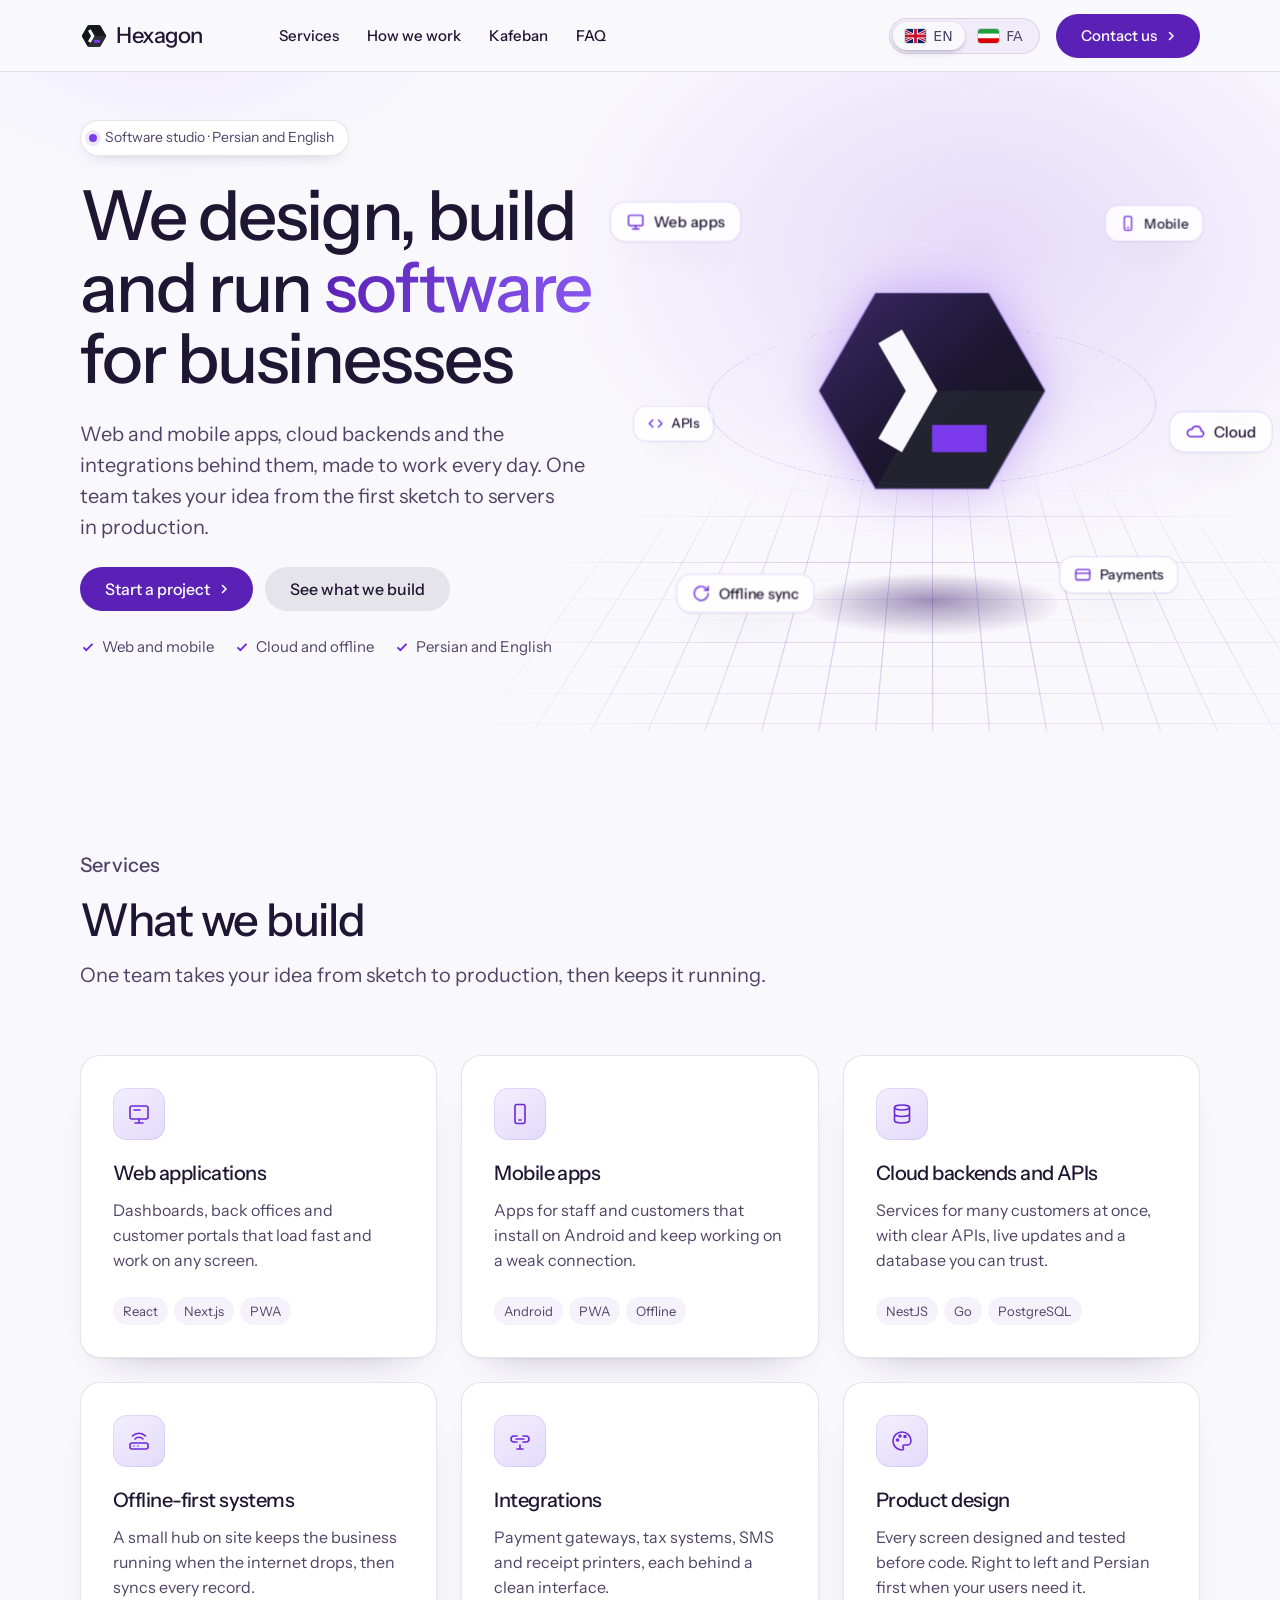
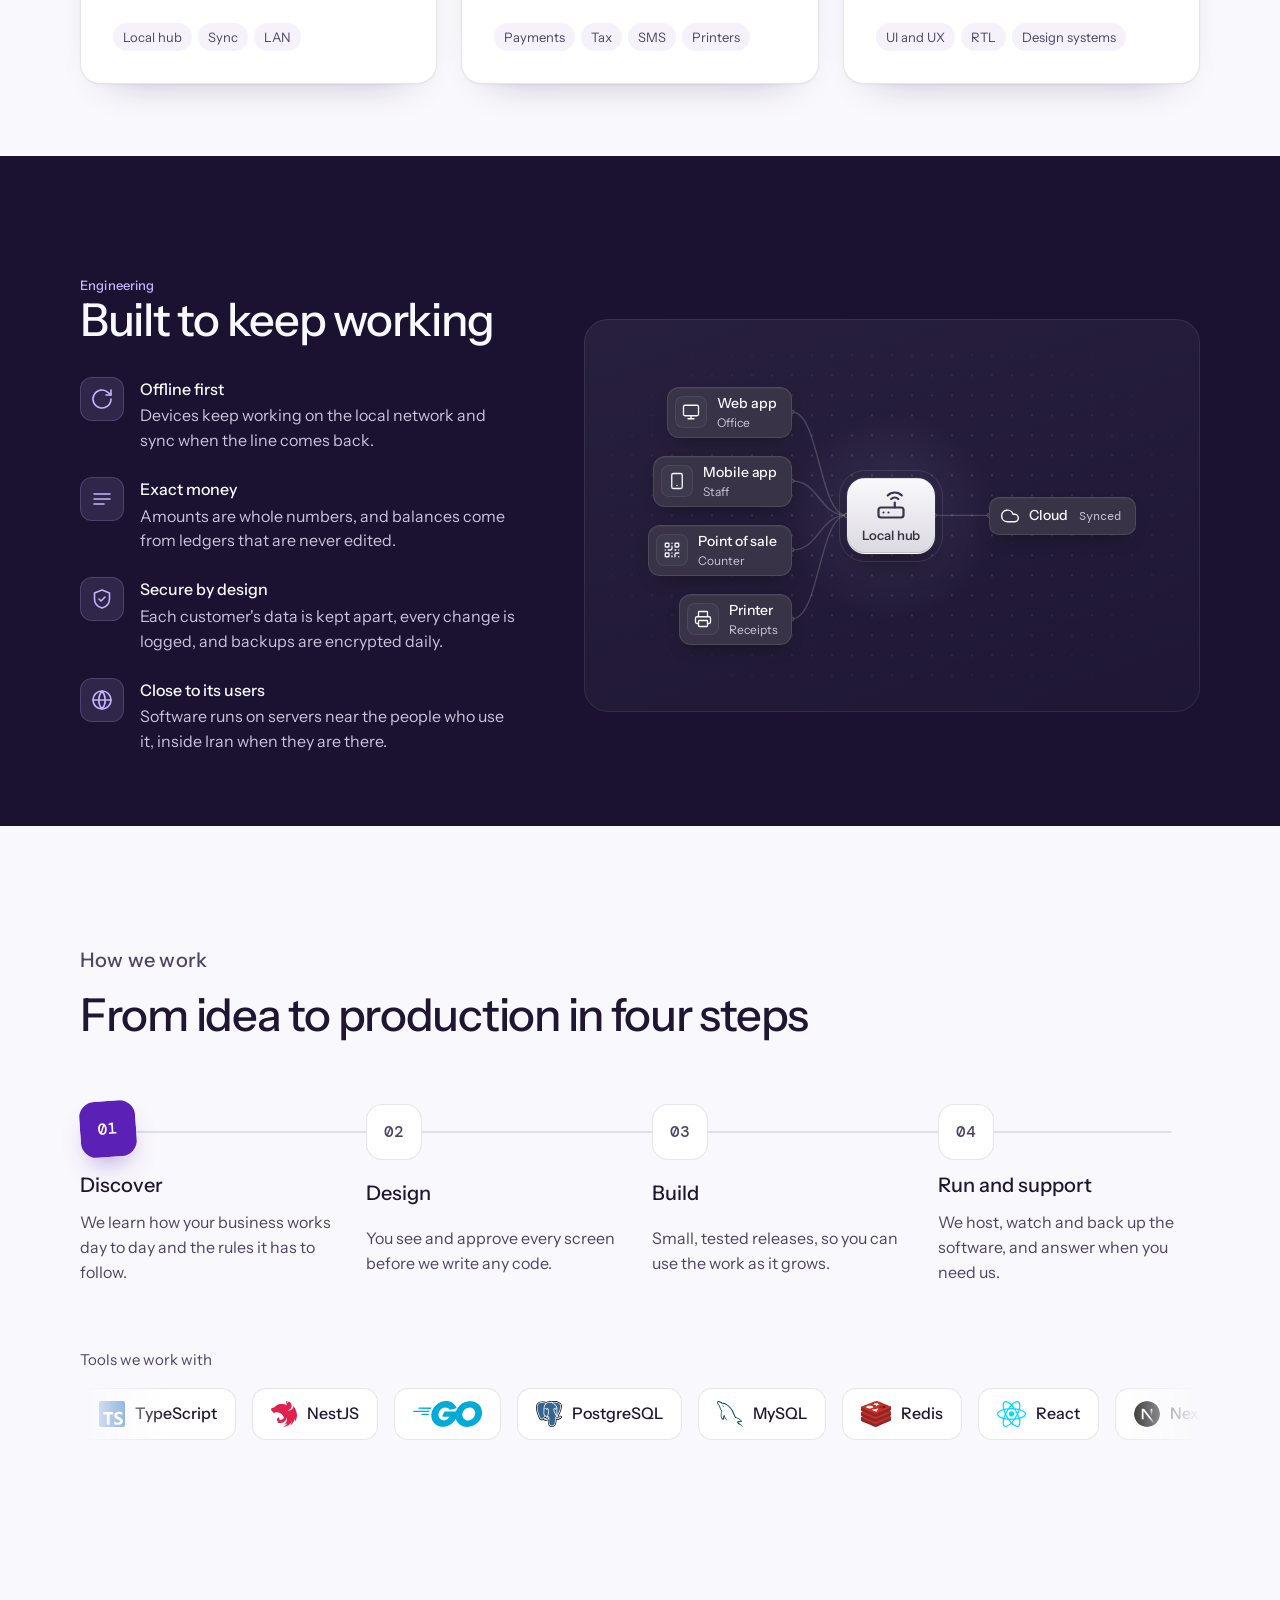
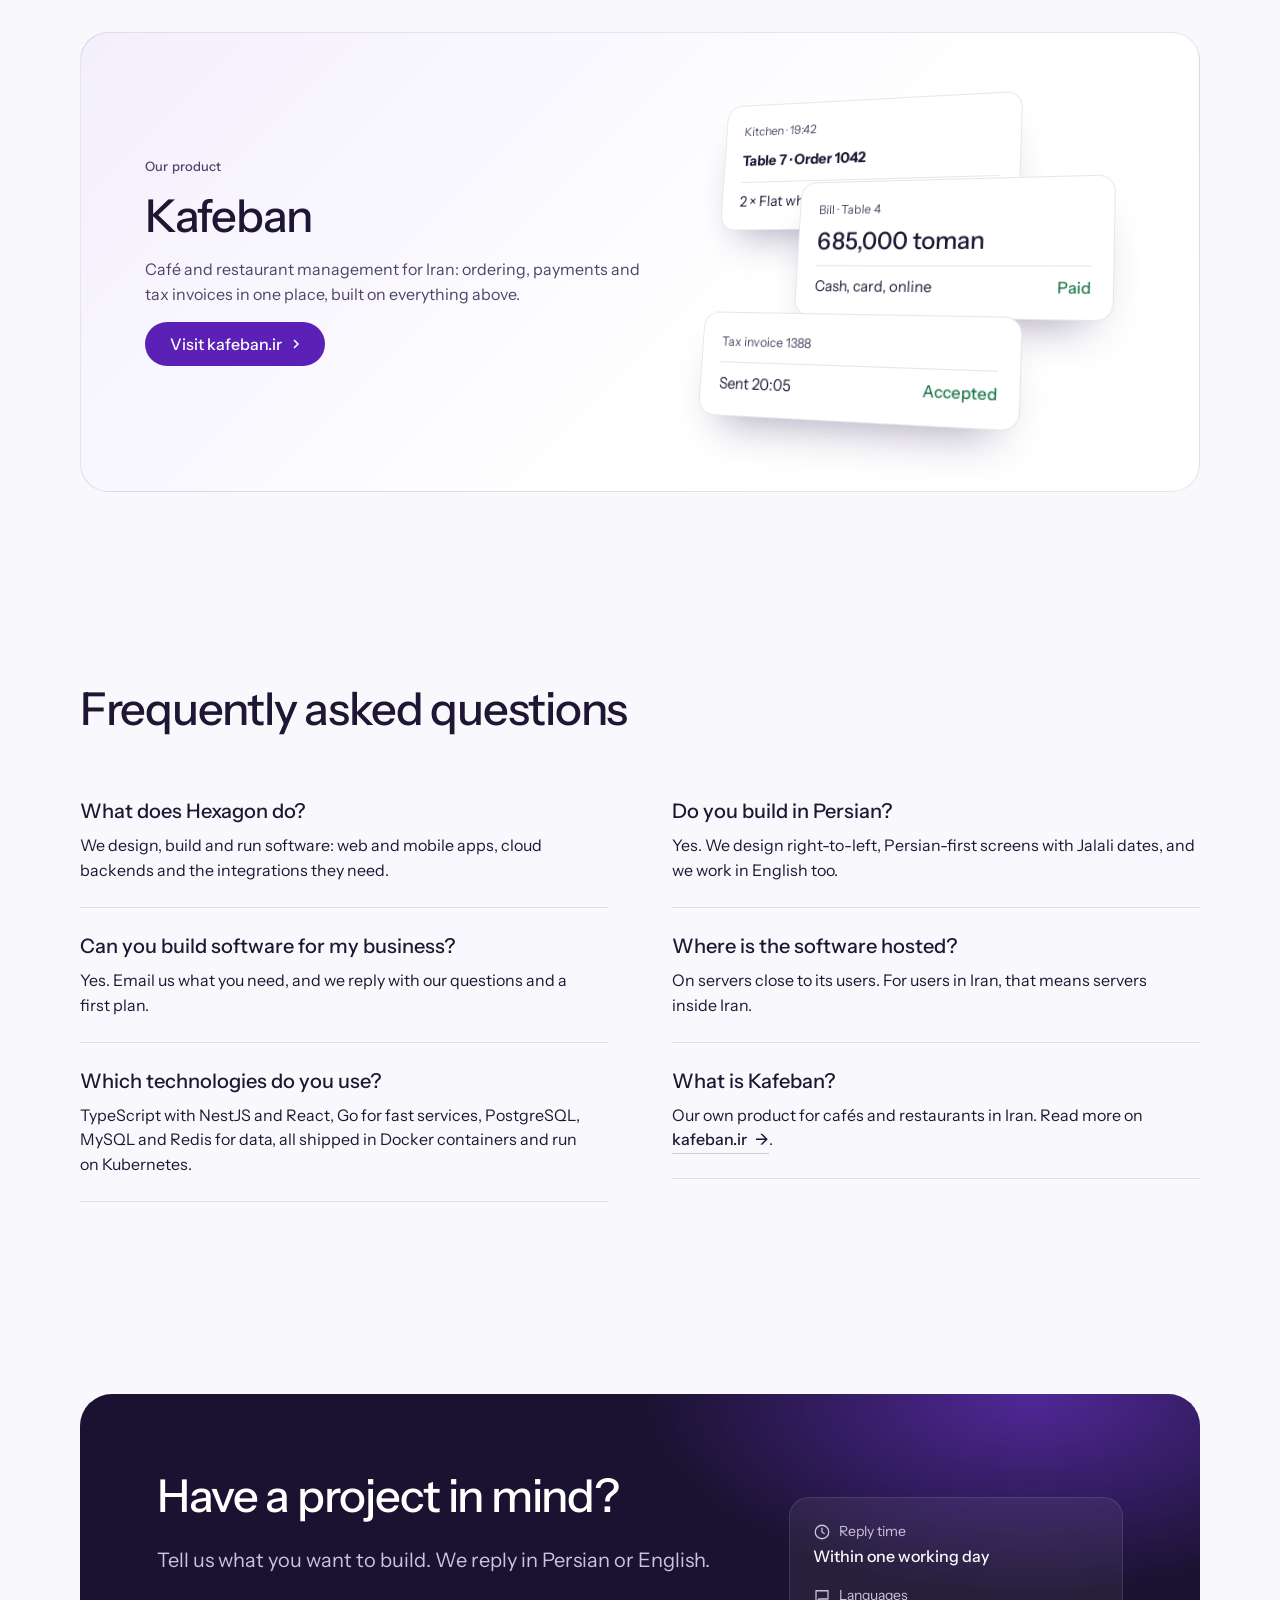
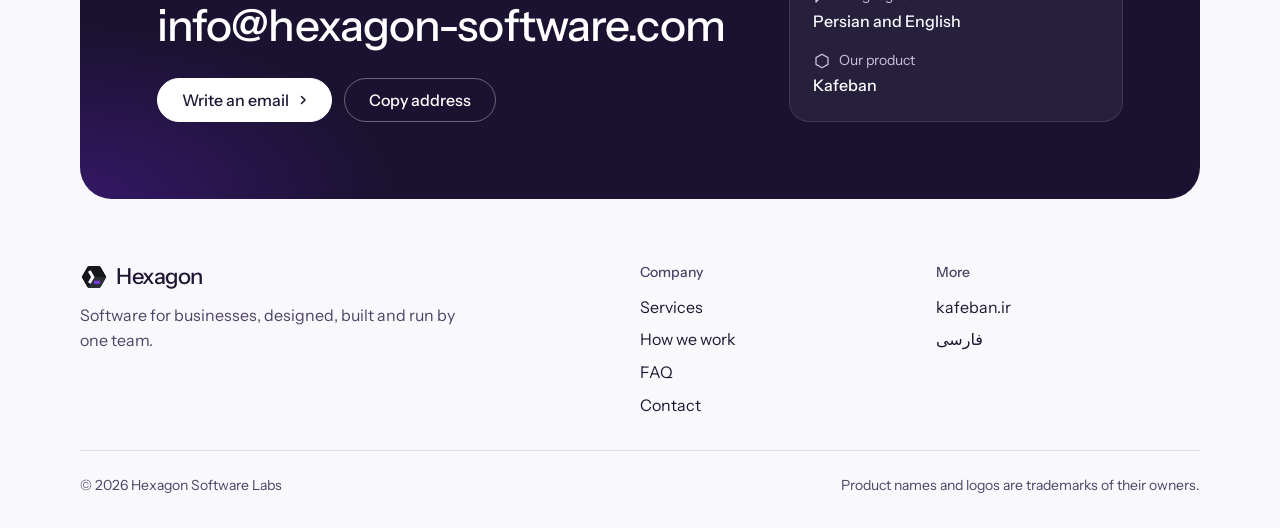
<file: index.html>
<!doctype html>
<html lang="en" data-type="software" data-radius="soft" data-ground="sky" data-buttons="pill" data-motion>
<head>
<meta charset="utf-8">
<meta name="viewport" content="width=device-width, initial-scale=1, viewport-fit=cover">
<title>Hexagon: we design, build and run software</title>
<meta name="description" content="Hexagon Software Labs designs, builds and runs web, mobile and cloud software for businesses, in Persian and English.">
<meta property="og:type" content="website">
<meta property="og:title" content="Hexagon: we design, build and run software">
<meta property="og:description" content="Web and mobile apps, cloud backends and integrations, from the first sketch to servers in production.">
<meta property="og:url" content="https://hexagon-software.com/">
<meta property="og:image" content="https://hexagon-software.com/share.jpg">
<meta name="twitter:card" content="summary_large_image">
<link rel="icon" href="favicon.svg" type="image/svg+xml">
<meta name="theme-color" content="#f9f8fc">
<link rel="canonical" href="https://hexagon-software.com/">
<link rel="alternate" hreflang="en" href="https://hexagon-software.com/">
<link rel="alternate" hreflang="fa" href="https://hexagon-software.com/fa/">
<meta name="site-kind" content="software">
<meta name="page-type" content="software">
<link rel="preconnect" href="https://fonts.googleapis.com">
<link rel="preconnect" href="https://fonts.gstatic.com" crossorigin>
<link href="https://fonts.googleapis.com/css2?family=Instrument+Sans:wdth,wght@75..100,400..700&family=DM+Mono:wght@400;500&display=swap" rel="stylesheet">
<script>document.documentElement.classList.add('js','mo-js');setTimeout(()=>document.documentElement.classList.add('mo-safe'),2500)</script>
<link rel="stylesheet" href="assets/system.css">
<link rel="stylesheet" href="assets/motion/motion.css">
<link rel="stylesheet" href="assets/backgrounds/backgrounds.css">
<link rel="stylesheet" href="assets/icons/icon.css">
<link rel="stylesheet" href="assets/diagrams/diagram.css">
<link rel="stylesheet" href="assets/site.css">
<style>
:root {
  --font-display: "Instrument Sans", system-ui, sans-serif;
  --font-text: "Instrument Sans", system-ui, sans-serif;
  --font-mono: "DM Mono", ui-monospace, "SFMono-Regular", Menlo, Consolas, monospace;
  --display-weight: 500; --display-tracking: -0.028em; --display-tracking-xl: -0.036em; --display-stretch: 96%;
}
</style>
<script src="assets/backgrounds/backgrounds.js"></script>
</head>
<body>
<header class="nav">
  <div class="wrap nav__bar">
    <a class="skip-link" href="#top">Skip to content</a>
    <a class="nav__logo" href="#top"><img src="brand/hexagon-mark.svg" alt="" width="28" height="28">Hexagon</a>
    <nav class="nav__links" aria-label="Main">
      <div class="nav__item"><a class="nav__link" href="#services">Services</a></div>
      <div class="nav__item"><a class="nav__link" href="#process">How we work</a></div>
      <div class="nav__item"><a class="nav__link" href="#product">Kafeban</a></div>
      <div class="nav__item"><a class="nav__link" href="#questions">FAQ</a></div>
    </nav>
    <div class="nav__actions">
      <a class="lang" href="fa/" hreflang="fa" lang="fa" data-cur="1" aria-label="نسخهٔ فارسی"><span class="lang__thumb" aria-hidden="true"></span><span class="lang__opt"><svg viewBox="0 0 60 30" preserveAspectRatio="xMidYMid slice" aria-hidden="true"><clipPath id="flag-gb"><path d="M0 0h60v30H0z"/></clipPath><g clip-path="url(#flag-gb)"><path d="M0 0h60v30H0z" fill="#012169"/><path d="M0 0l60 30M60 0L0 30" stroke="#fff" stroke-width="6"/><path d="M0 0l60 30M60 0L0 30" stroke="#c8102e" stroke-width="2.5"/><path d="M30 0v30M0 15h60" stroke="#fff" stroke-width="10"/><path d="M30 0v30M0 15h60" stroke="#c8102e" stroke-width="6"/></g></svg>EN</span><span class="lang__opt"><svg viewBox="0 0 3 2" preserveAspectRatio="xMidYMid slice" aria-hidden="true"><path fill="#239f40" d="M0 0h3v.67H0z"/><path fill="#fff" d="M0 .67h3v.66H0z"/><path fill="#da0000" d="M0 1.33h3V2H0z"/></svg>FA</span></a>
      <a class="btn btn--primary" href="#contact">Contact us</a>
    </div>
    <button class="nav__toggle" type="button" aria-expanded="false" aria-label="Menu">
      <svg width="18" height="18" viewBox="0 0 18 18" aria-hidden="true"><path d="M2 5h14M2 13h14" stroke="currentColor" stroke-width="1.6" stroke-linecap="round"/></svg>
    </button>
  </div>
</header>

<main id="top">
  <section class="hx-hero" aria-labelledby="hero-h">
    <div class="wrap"><div class="hx-hero__grid">
      <div class="hx-hero__text">
        <span class="eyebrow" data-rise><i aria-hidden="true"></i>Software studio · Persian and English</span>
        <h1 id="hero-h" data-rise>We design, build and run <em>software</em> for businesses</h1>
        <p class="hx-hero__lead" data-rise>Web and mobile apps, cloud backends and the integrations behind them, made to work every day. One team takes your idea from the first sketch to servers in production.</p>
        <div class="btn-row" data-rise>
          <a class="btn btn--primary" href="#contact">Start a project<svg class="m-arrow" viewBox="0 0 12 12" aria-hidden="true"><path class="m-arrow__stem" d="M1 6h8"/><path class="m-arrow__head" d="M4.5 2.5 8 6l-3.5 3.5"/></svg></a>
          <a class="btn btn--secondary" href="#services">See what we build</a>
        </div>
        <ul class="hx-proof" data-rise>
          <li><svg viewBox="0 0 16 16" aria-hidden="true"><path d="m3.5 8.4 2.8 2.8 6.2-6.4"/></svg>Web and mobile</li>
          <li><svg viewBox="0 0 16 16" aria-hidden="true"><path d="m3.5 8.4 2.8 2.8 6.2-6.4"/></svg>Cloud and offline</li>
          <li><svg viewBox="0 0 16 16" aria-hidden="true"><path d="m3.5 8.4 2.8 2.8 6.2-6.4"/></svg>Persian and English</li>
        </ul>
      </div>
      <div class="hx-stage" aria-hidden="true">
        <div class="hx-world">
          <div class="hx-floor"></div>
          <div class="hx-shadow"></div>
          <div class="hx-orbit"></div>
          <div class="hx-float">
            <div class="hx">
              <div class="hx__face hx__front"><svg viewBox="6 13.23 108 93.54"><defs><linearGradient id="hxg" x1="0" y1="0" x2="1" y2="1"><stop offset="0" stop-color="#3b2a66"/><stop offset=".55" stop-color="#1c1630"/><stop offset="1" stop-color="#15171a"/></linearGradient></defs><path d="M6 60 33 13.23h54L114 60 87 106.77H33z" fill="url(#hxg)"/><path d="M60 60h54l-27 46.77H33z" fill="#2b2e34" opacity=".55"/><path d="M6 60 33 13.23h54L114 60 87 106.77H33z" fill="none" stroke="#a78bfa" stroke-opacity=".55" stroke-width=".8"/><polyline points="40,34.02 55,60 40,85.98" fill="none" stroke="#f9f8fc" stroke-width="13"/><rect x="60" y="76.23" width="26" height="13" fill="#7c3aed"/></svg></div>
              <div class="hx__face hx__back"><svg viewBox="6 13.23 108 93.54"><path d="M6 60 33 13.23h54L114 60 87 106.77H33z" fill="#1c1630"/></svg></div>
              <div class="hx__side" style="--k:0;--b:1.3"></div>
              <div class="hx__side" style="--k:1;--b:1"></div>
              <div class="hx__side" style="--k:2;--b:.72"></div>
              <div class="hx__side" style="--k:3;--b:.55"></div>
              <div class="hx__side" style="--k:4;--b:.72"></div>
              <div class="hx__side" style="--k:5;--b:1"></div>
            </div>
          </div>
          <span class="hx-chip" style="--x:-240px;--y:-160px;--z:70px"><span><svg viewBox="0 0 24 24"><rect x="3" y="4" width="18" height="13" rx="2"/><path d="M8 21h8M12 17v4"/></svg>Web apps</span></span>
          <span class="hx-chip" style="--x:230px;--y:-170px;--z:-40px;--d:-1.2s"><span><svg viewBox="0 0 24 24"><rect x="7" y="2.5" width="10" height="19" rx="2"/><path d="M11 18h2"/></svg>Mobile</span></span>
          <span class="hx-chip" style="--x:265px;--y:35px;--z:90px;--d:-2.4s"><span><svg viewBox="0 0 24 24"><path d="M7 18a4.5 4.5 0 1 1 .9-8.9A6 6 0 0 1 19.5 11 3.5 3.5 0 0 1 18 18z"/></svg>Cloud</span></span>
          <span class="hx-chip is-far" style="--x:-275px;--y:40px;--z:-70px;--d:-3.1s"><span><svg viewBox="0 0 24 24"><path d="m8 7-5 5 5 5M16 7l5 5-5 5"/></svg>APIs</span></span>
          <span class="hx-chip" style="--x:-180px;--y:195px;--z:40px;--d:-.6s"><span><svg viewBox="0 0 24 24"><path d="M21 12a9 9 0 1 1-3-6.7L21 8"/><path d="M21 3v5h-5"/></svg>Offline sync</span></span>
          <span class="hx-chip is-far" style="--x:190px;--y:190px;--z:-20px;--d:-3.8s"><span><svg viewBox="0 0 24 24"><rect x="2.5" y="5" width="19" height="14" rx="2"/><path d="M2.5 10h19"/></svg>Payments</span></span>
        </div>
      </div>
    </div></div>
  </section>

  <section class="section" id="services" aria-labelledby="services-h">
    <div class="wrap">
      <div class="sec-head">
        <p class="t-label" data-rise>Services</p>
        <h2 id="services-h" data-rise>What we build</h2>
        <p data-rise>One team takes your idea from sketch to production, then keeps it running.</p>
      </div>
      <div class="svc">
        <article class="svc__card" data-tilt data-rise>
          <span class="svc__ic" aria-hidden="true"><svg class="ic-line" viewBox="0 0 24 24"><rect x="3" y="4" width="18" height="13" rx="2"/><path d="M8 21h8M12 17v4M7 8h6"/></svg></span>
          <h3>Web applications</h3>
          <p>Dashboards, back offices and customer portals that load fast and work on any screen.</p>
          <ul class="tags"><li>React</li><li>Next.js</li><li>PWA</li></ul>
        </article>
        <article class="svc__card" data-tilt data-rise>
          <span class="svc__ic" aria-hidden="true"><svg class="ic-line" viewBox="0 0 24 24"><rect x="7" y="2.5" width="10" height="19" rx="2"/><path d="M11 18h2"/></svg></span>
          <h3>Mobile apps</h3>
          <p>Apps for staff and customers that install on Android and keep working on a weak connection.</p>
          <ul class="tags"><li>Android</li><li>PWA</li><li>Offline</li></ul>
        </article>
        <article class="svc__card" data-tilt data-rise>
          <span class="svc__ic" aria-hidden="true"><svg class="ic-line" viewBox="0 0 24 24"><ellipse cx="12" cy="5.5" rx="7.5" ry="2.5"/><path d="M4.5 5.5v13c0 1.4 3.4 2.5 7.5 2.5s7.5-1.1 7.5-2.5v-13M4.5 12c0 1.4 3.4 2.5 7.5 2.5s7.5-1.1 7.5-2.5"/></svg></span>
          <h3>Cloud backends and APIs</h3>
          <p>Services for many customers at once, with clear APIs, live updates and a database you can trust.</p>
          <ul class="tags"><li>NestJS</li><li>Go</li><li>PostgreSQL</li></ul>
        </article>
        <article class="svc__card" data-tilt data-rise>
          <span class="svc__ic" aria-hidden="true"><svg class="ic-line" viewBox="0 0 24 24"><rect x="3" y="14" width="18" height="6" rx="2"/><path d="M7 17h.01M11 17h.01M8 10a5.5 5.5 0 0 1 8 0M5.5 7a9 9 0 0 1 13 0"/></svg></span>
          <h3>Offline-first systems</h3>
          <p>A small hub on site keeps the business running when the internet drops, then syncs every record.</p>
          <ul class="tags"><li>Local hub</li><li>Sync</li><li>LAN</li></ul>
        </article>
        <article class="svc__card" data-tilt data-rise>
          <span class="svc__ic" aria-hidden="true"><svg class="ic-line" viewBox="0 0 24 24"><path d="M9 7H6a3 3 0 0 0 0 6h3M15 7h3a3 3 0 0 1 0 6h-3M8 10h8"/><path d="M12 16v4M9 20h6"/></svg></span>
          <h3>Integrations</h3>
          <p>Payment gateways, tax systems, SMS and receipt printers, each behind a clean interface.</p>
          <ul class="tags"><li>Payments</li><li>Tax</li><li>SMS</li><li>Printers</li></ul>
        </article>
        <article class="svc__card" data-tilt data-rise>
          <span class="svc__ic" aria-hidden="true"><svg class="ic-line" viewBox="0 0 24 24"><path d="M12 3a9 9 0 1 0 0 18c1 0 1.5-.7 1.5-1.5 0-.9-.7-1.2-.7-2s.6-1.5 1.5-1.5H17a4 4 0 0 0 4-4c0-5-4-9-9-9z"/><circle cx="7.5" cy="11" r="1"/><circle cx="10" cy="7" r="1"/><circle cx="15" cy="7.5" r="1"/></svg></span>
          <h3>Product design</h3>
          <p>Every screen designed and tested before code. Right to left and Persian first when your users need it.</p>
          <ul class="tags"><li>UI and UX</li><li>RTL</li><li>Design systems</li></ul>
        </article>
      </div>
    </div>
  </section>

  <section class="section ground-inverse" id="engineering" aria-labelledby="eng-h">
    <div class="wrap"><div class="eng">
      <div>
        <p class="t-label" data-rise>Engineering</p>
        <h2 id="eng-h" data-rise>Built to keep working</h2>
        <ul class="principles">
          <li data-rise><span class="pi" aria-hidden="true"><svg class="ic-line" viewBox="0 0 24 24"><path d="M21 12a9 9 0 1 1-3-6.7L21 8"/><path d="M21 3v5h-5"/></svg></span><div><b>Offline first</b><span>Devices keep working on the local network and sync when the line comes back.</span></div></li>
          <li data-rise><span class="pi" aria-hidden="true"><svg class="ic-line" viewBox="0 0 24 24"><path d="M4 7h16M4 12h16M4 17h10"/></svg></span><div><b>Exact money</b><span>Amounts are whole numbers, and balances come from ledgers that are never edited.</span></div></li>
          <li data-rise><span class="pi" aria-hidden="true"><svg class="ic-line" viewBox="0 0 24 24"><path d="M12 3 4.5 6v6c0 4.5 3.2 7.8 7.5 9 4.3-1.2 7.5-4.5 7.5-9V6z"/><path d="m9 12 2 2 4-4"/></svg></span><div><b>Secure by design</b><span>Each customer's data is kept apart, every change is logged, and backups are encrypted daily.</span></div></li>
          <li data-rise><span class="pi" aria-hidden="true"><svg class="ic-line" viewBox="0 0 24 24"><circle cx="12" cy="12" r="9"/><path d="M3 12h18M12 3a14 14 0 0 1 0 18M12 3a14 14 0 0 0 0 18"/></svg></span><div><b>Close to its users</b><span>Software runs on servers near the people who use it, inside Iran when they are there.</span></div></li>
        </ul>
      </div>
      <div class="eng__visual" data-rise>
        <div class="dg" data-diagram><script type="application/json">{"layout":"fanin","alt":"A web app, a mobile app, a point of sale and a printer all work through a local hub, which syncs with the cloud.","sources":[{"label":"Web app","icon":"ui:monitor","sub":"Office"},{"label":"Mobile app","icon":"ui:smartphone","sub":"Staff"},{"label":"Point of sale","icon":"ui:qr-code","sub":"Counter"},{"label":"Printer","icon":"ui:printer","sub":"Receipts"}],"target":{"label":"Local hub","icon":"ui:router"},"then":{"label":"Cloud","icon":"ui:cloud","meta":"Synced"}}</script></div>
      </div>
    </div></div>
  </section>

  <section class="section" id="process" aria-labelledby="process-h">
    <div class="wrap">
      <div class="sec-head">
        <p class="t-label" data-rise>How we work</p>
        <h2 id="process-h" data-rise>From idea to production in four steps</h2>
      </div>
      <ol class="proc">
        <li data-rise><b>Discover</b><span>We learn how your business works day to day and the rules it has to follow.</span></li>
        <li data-rise><b>Design</b><span>You see and approve every screen before we write any code.</span></li>
        <li data-rise><b>Build</b><span>Small, tested releases, so you can use the work as it grows.</span></li>
        <li data-rise><b>Run and support</b><span>We host, watch and back up the software, and answer when you need us.</span></li>
      </ol>
      <div class="stack">
        <p class="stack__label">Tools we work with</p>
        <div class="marquee">
          <div class="marquee__row">
            <span class="tool"><img src="assets/icons/typescript.svg" alt="" width="26" height="26">TypeScript</span>
            <span class="tool"><img src="assets/icons/nestjs.svg" alt="" width="26" height="26">NestJS</span>
            <span class="tool"><img src="assets/icons/go.svg" alt="Go" width="69" height="26"></span>
            <span class="tool"><img src="assets/icons/postgres.svg" alt="" width="25" height="26">PostgreSQL</span>
            <span class="tool"None><img src="assets/icons/mysql.svg" alt="" width="27" height="26">MySQL</span>
            <span class="tool"><img src="assets/icons/redis.svg" alt="" width="31" height="26">Redis</span>
            <span class="tool"><img src="assets/icons/react.svg" alt="" width="29" height="26">React</span>
            <span class="tool"><img src="assets/icons/nextjs.svg" alt="" width="26" height="26">Next.js</span>
            <span class="tool"><img src="assets/icons/docker.svg" alt="" width="36" height="26">Docker</span>
            <span class="tool"None><img src="assets/icons/kubernetes.svg" alt="" width="27" height="26">Kubernetes</span>
            <span class="tool"><img src="assets/icons/android.svg" alt="" width="45" height="26">Android</span>
            <span class="tool" aria-hidden="true"><img src="assets/icons/typescript.svg" alt="" width="26" height="26">TypeScript</span>
            <span class="tool" aria-hidden="true"><img src="assets/icons/nestjs.svg" alt="" width="26" height="26">NestJS</span>
            <span class="tool" aria-hidden="true"><img src="assets/icons/go.svg" alt="Go" width="69" height="26"></span>
            <span class="tool" aria-hidden="true"><img src="assets/icons/postgres.svg" alt="" width="25" height="26">PostgreSQL</span>
            <span class="tool" aria-hidden="true"><img src="assets/icons/mysql.svg" alt="" width="27" height="26">MySQL</span>
            <span class="tool" aria-hidden="true"><img src="assets/icons/redis.svg" alt="" width="31" height="26">Redis</span>
            <span class="tool" aria-hidden="true"><img src="assets/icons/react.svg" alt="" width="29" height="26">React</span>
            <span class="tool" aria-hidden="true"><img src="assets/icons/nextjs.svg" alt="" width="26" height="26">Next.js</span>
            <span class="tool" aria-hidden="true"><img src="assets/icons/docker.svg" alt="" width="36" height="26">Docker</span>
            <span class="tool" aria-hidden="true"><img src="assets/icons/kubernetes.svg" alt="" width="27" height="26">Kubernetes</span>
            <span class="tool" aria-hidden="true"><img src="assets/icons/android.svg" alt="" width="45" height="26">Android</span>
          </div>
        </div>
      </div>
    </div>
  </section>

  <section class="section" id="product" aria-labelledby="product-h">
    <div class="wrap">
      <div class="prod" data-rise>
        <div class="prod__text">
          <p class="t-label">Our product</p>
          <h2 id="product-h">Kafeban</h2>
          <p>Café and restaurant management for Iran: ordering, payments and tax invoices in one place, built on everything above.</p>
          <a class="btn btn--primary" href="https://kafeban.ir" hreflang="fa" rel="noopener">Visit kafeban.ir<svg class="m-arrow" viewBox="0 0 12 12" aria-hidden="true"><path class="m-arrow__stem" d="M1 6h8"/><path class="m-arrow__head" d="M4.5 2.5 8 6l-3.5 3.5"/></svg></a>
        </div>
        <div class="prod__cards" aria-hidden="true">
          <div class="prod__card" style="--z:0px;--n:0;top:0;inset-inline-start:0"><small>Kitchen · 19:42</small><b>Table 7 · Order 1042</b><div class="row"><span>2 × Flat white</span><span>1 × Date cake</span></div></div>
          <div class="prod__card" style="--z:40px;--n:1;top:27%;inset-inline-start:22%"><small>Bill · Table 4</small><big>685,000 toman</big><div class="row"><span>Cash, card, online</span><span class="ok">Paid</span></div></div>
          <div class="prod__card" style="--z:80px;--n:2;top:68%;inset-inline-start:4%"><small>Tax invoice 1388</small><div class="row"><span>Sent 20:05</span><span class="ok">Accepted</span></div></div>
        </div>
      </div>
    </div>
  </section>

  <section class="section" id="questions" aria-labelledby="questions-h">
    <div class="wrap">
      <div class="sec-head"><h2 id="questions-h" data-rise>Frequently asked questions</h2></div>
      <div class="faq-grid">
        <div class="faq">
          <div class="faq__item" data-rise><h3>What does Hexagon do?</h3><p>We design, build and run software: web and mobile apps, cloud backends and the integrations they need.</p></div>
          <div class="faq__item" data-rise><h3>Can you build software for my business?</h3><p>Yes. Email us what you need, and we reply with our questions and a first plan.</p></div>
          <div class="faq__item" data-rise><h3>Which technologies do you use?</h3><p>TypeScript with NestJS and React, Go for fast services, PostgreSQL, MySQL and Redis for data, all shipped in Docker containers and run on Kubernetes.</p></div>
        </div>
        <div class="faq">
          <div class="faq__item" data-rise><h3>Do you build in Persian?</h3><p>Yes. We design right-to-left, Persian-first screens with Jalali dates, and we work in English too.</p></div>
          <div class="faq__item" data-rise><h3>Where is the software hosted?</h3><p>On servers close to its users. For users in Iran, that means servers inside Iran.</p></div>
          <div class="faq__item" data-rise><h3>What is Kafeban?</h3><p>Our own product for cafés and restaurants in Iran. Read more on <a class="link" href="https://kafeban.ir" hreflang="fa" rel="noopener">kafeban.ir</a>.</p></div>
        </div>
      </div>
    </div>
  </section>

  <section class="section" id="contact" aria-labelledby="contact-h">
    <div class="wrap">
      <div class="contact" data-rise>
        <div class="contact__main">
          <h2 id="contact-h">Have a project in mind?</h2>
          <p>Tell us what you want to build. We reply in Persian or English.</p>
          <a class="contact__mail" href="mailto:info@hexagon-software.com">info@<wbr>hexagon-software.com</a>
          <div class="btn-row">
            <a class="btn btn--primary" href="mailto:info@hexagon-software.com">Write an email<svg class="m-arrow" viewBox="0 0 12 12" aria-hidden="true"><path class="m-arrow__stem" d="M1 6h8"/><path class="m-arrow__head" d="M4.5 2.5 8 6l-3.5 3.5"/></svg></a>
            <button class="btn btn--secondary" type="button" data-copy="info@hexagon-software.com" data-done="Copied">Copy address</button>
            <span class="sr-only" aria-live="polite" data-copy-status></span>
          </div>
        </div>
        <dl class="contact__facts">
          <div><dt><svg viewBox="0 0 24 24" aria-hidden="true"><circle cx="12" cy="12" r="9"/><path d="M12 7v5l3 2"/></svg>Reply time</dt><dd data-assumed>Within one working day</dd></div>
          <div><dt><svg viewBox="0 0 24 24" aria-hidden="true"><path d="M4 5h16v11H8l-4 4z"/></svg>Languages</dt><dd>Persian and English</dd></div>
          <div><dt><svg viewBox="0 0 24 24" aria-hidden="true"><path d="m12 3 8 4.5v9L12 21l-8-4.5v-9z"/></svg>Our product</dt><dd><a href="https://kafeban.ir" hreflang="fa" rel="noopener">Kafeban</a></dd></div>
        </dl>
      </div>
    </div>
  </section>
</main>

<footer class="site-foot">
  <div class="wrap">
    <div class="site-foot__top">
      <div class="site-foot__brand">
        <a class="nav__logo" href="#top"><img src="brand/hexagon-mark.svg" alt="" width="28" height="28">Hexagon</a>
        <p>Software for businesses, designed, built and run by one team.</p>
      </div>
      <div><h3>Company</h3><ul><li><a href="#services">Services</a></li><li><a href="#process">How we work</a></li><li><a href="#questions">FAQ</a></li><li><a href="#contact">Contact</a></li></ul></div>
      <div><h3>More</h3><ul><li><a href="https://kafeban.ir" hreflang="fa" rel="noopener">kafeban.ir</a></li><li><a href="fa/" hreflang="fa" lang="fa">فارسی</a></li></ul></div>
    </div>
    <div class="site-foot__legal">
      <span>&copy; 2026 Hexagon Software Labs</span>
      <span>Product names and logos are trademarks of their owners.</span>
    </div>
  </div>
</footer>

<script type="module" src="assets/site.js"></script>
<script type="module" src="assets/system.js"></script>
<script type="module" src="assets/motion/motion.js"></script>
<script type="module" src="assets/diagrams/mount.js"></script>
</body>
</html>
</file>
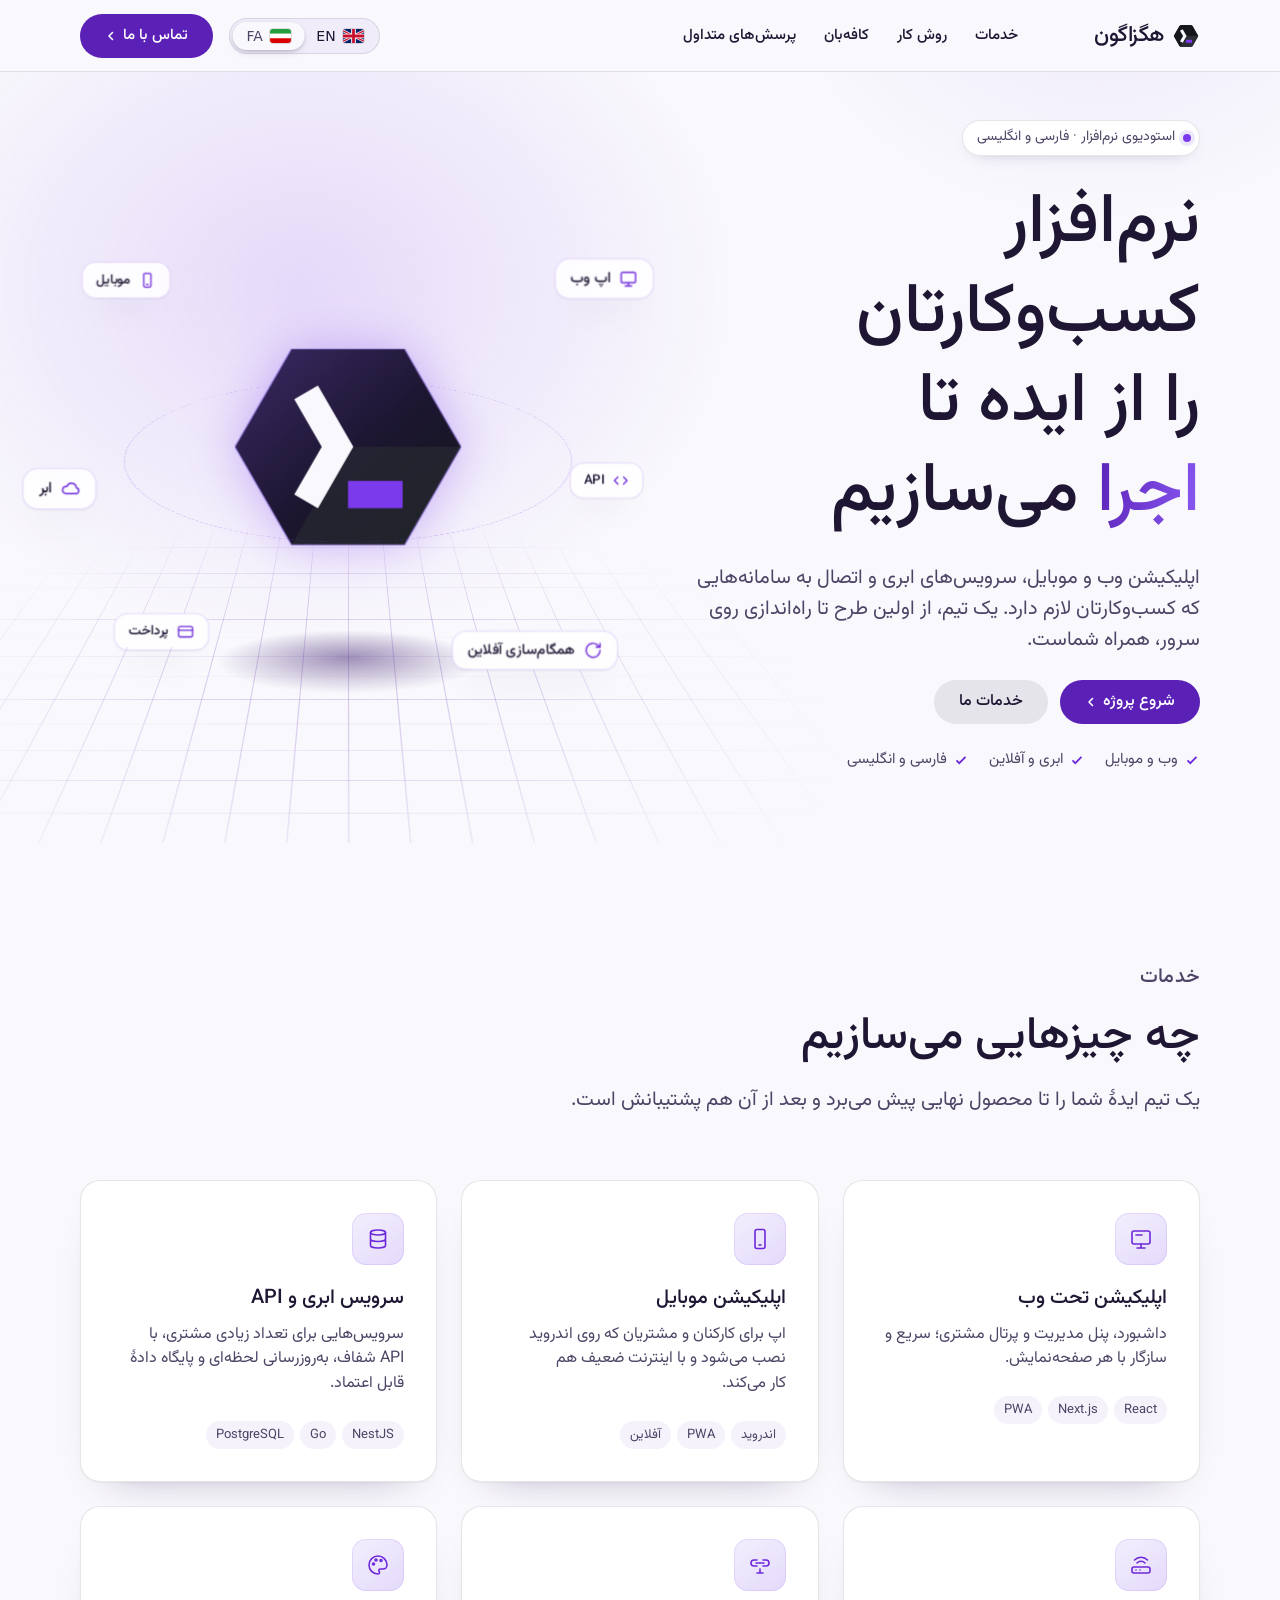
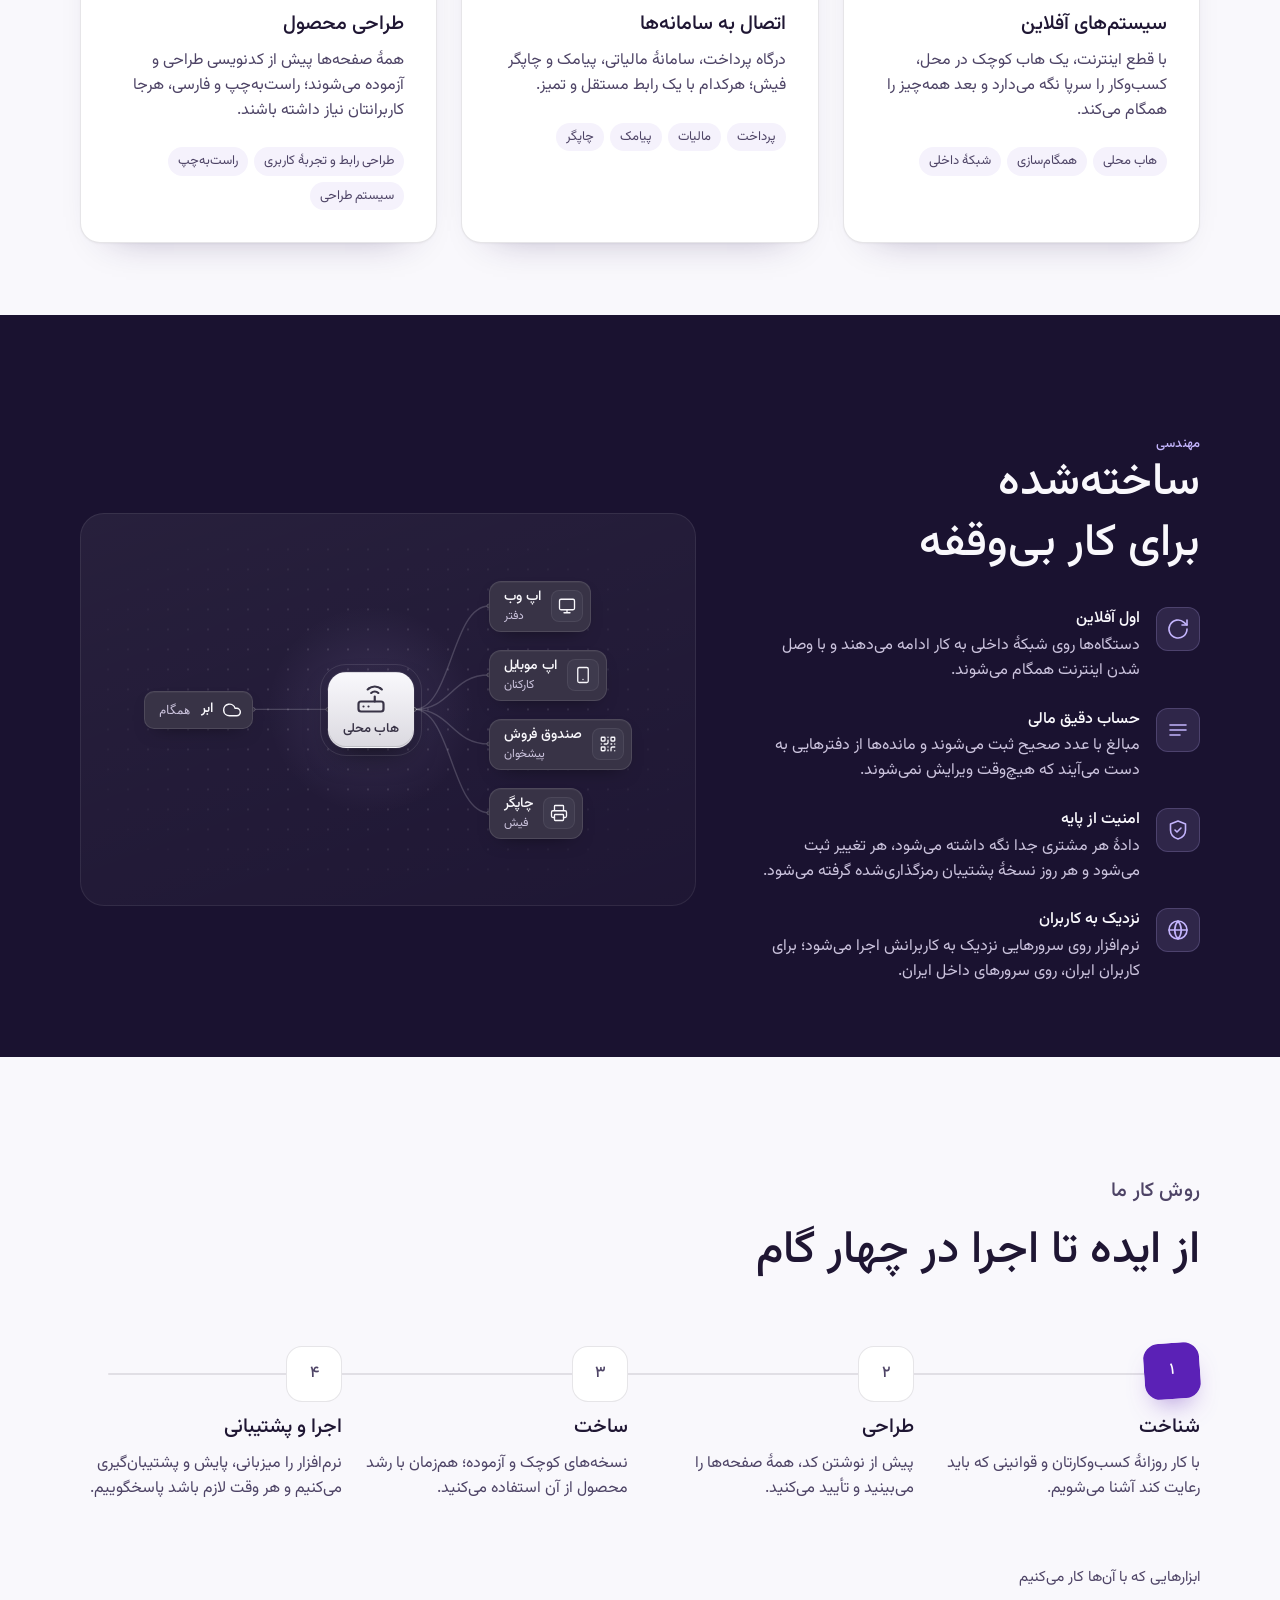
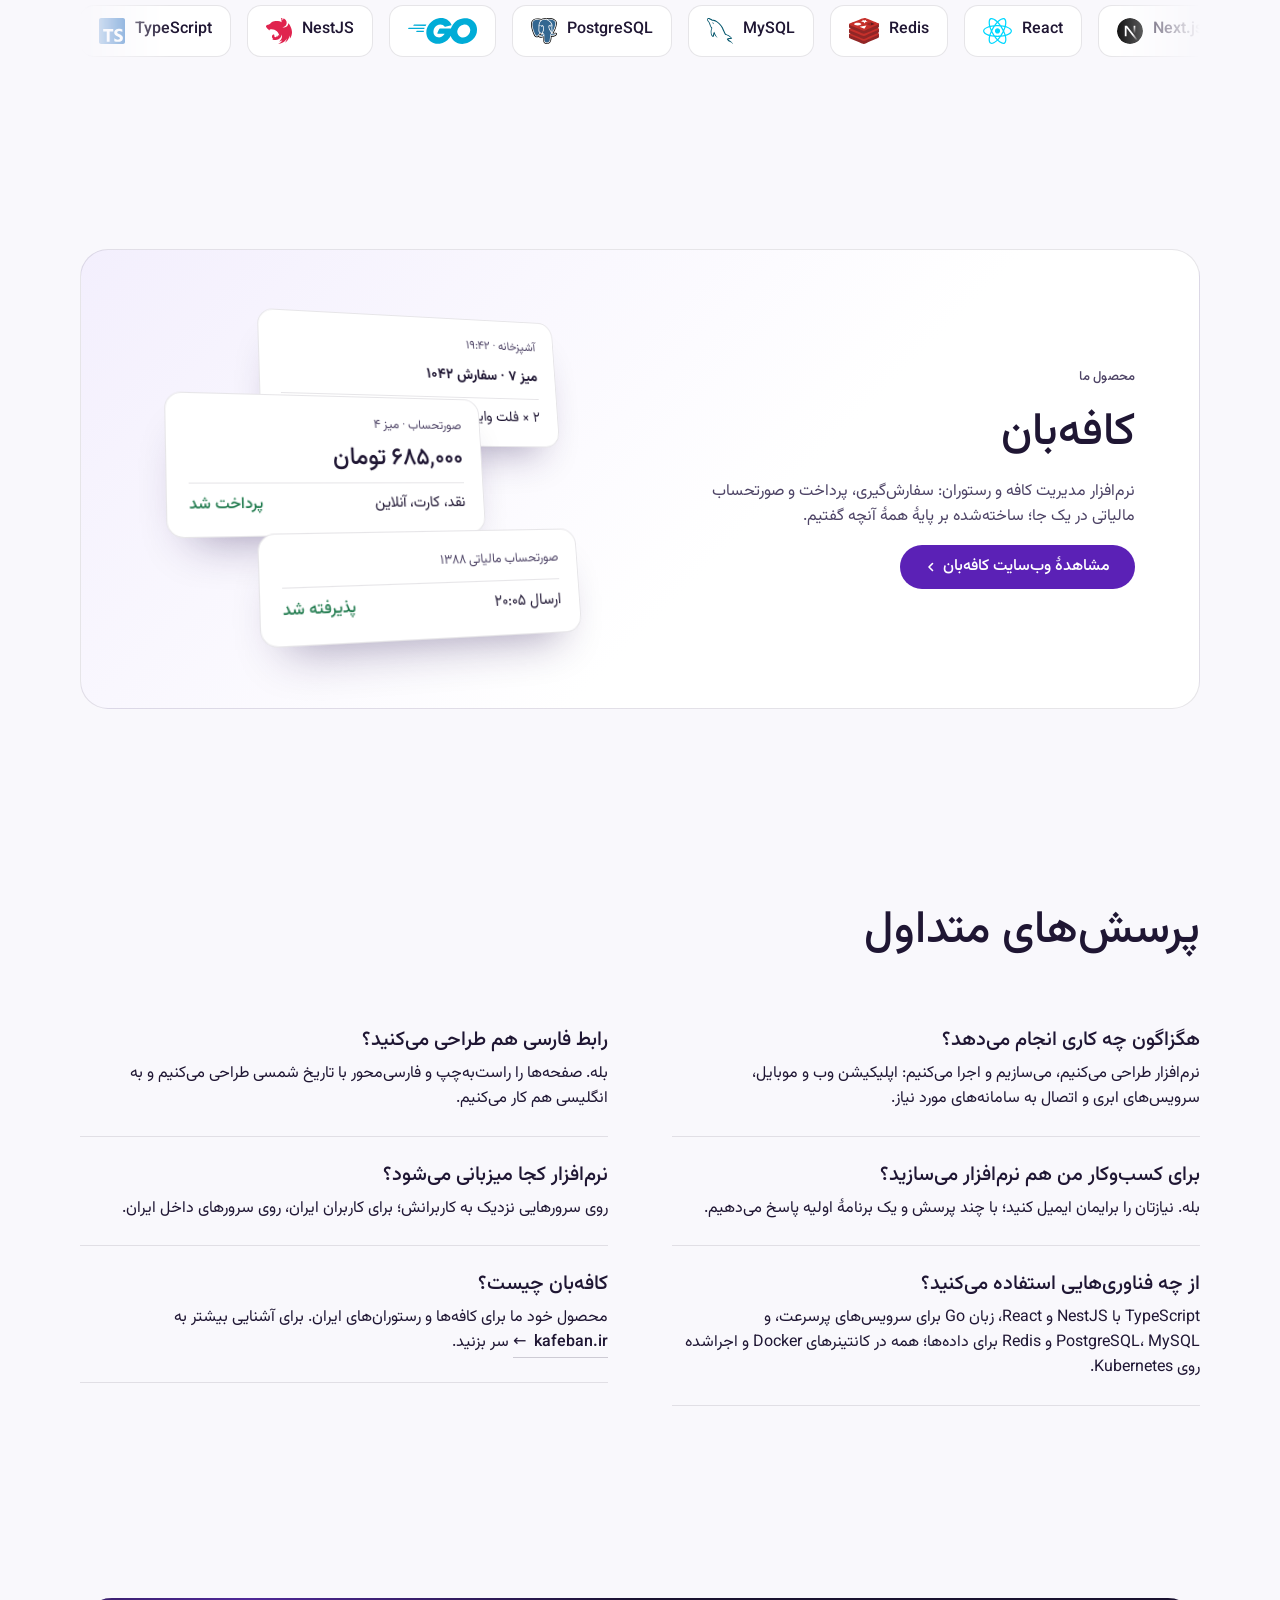
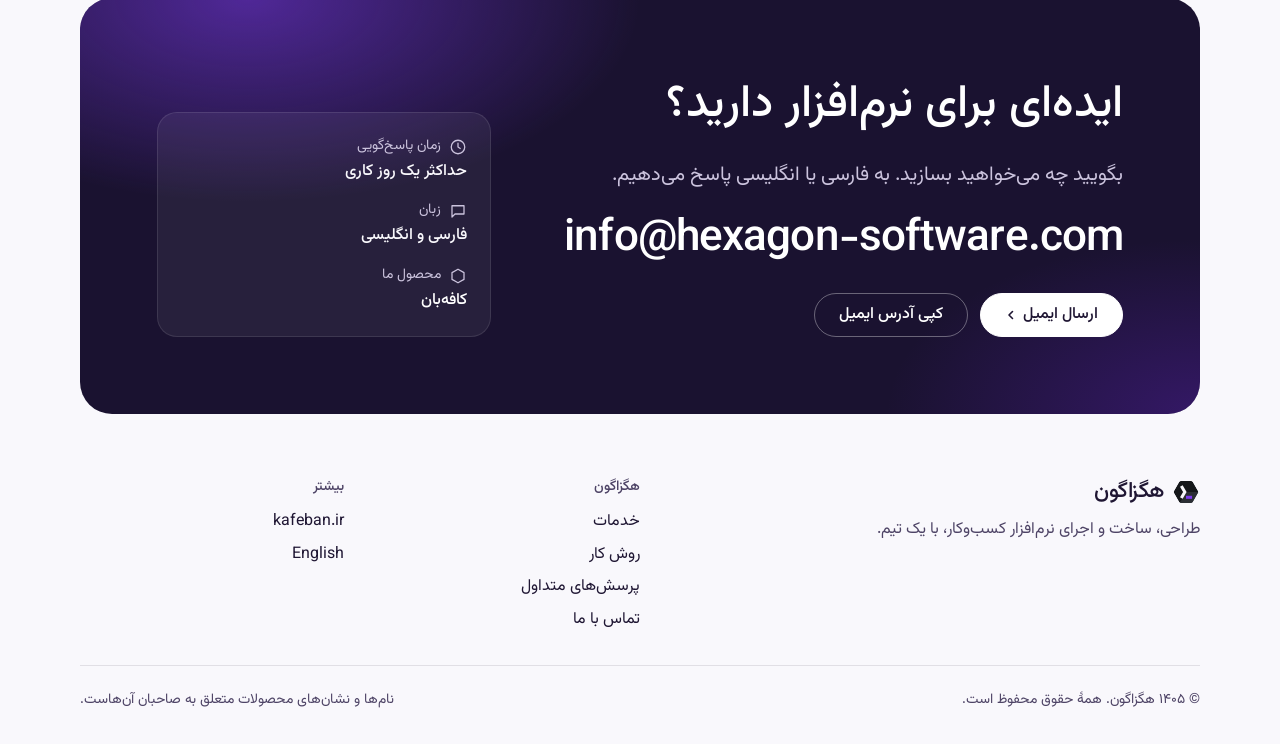
<file: fa/index.html>
<!doctype html>
<html lang="fa" dir="rtl" data-type="software" data-radius="soft" data-ground="sky" data-buttons="pill" data-motion>
<head>
<meta charset="utf-8">
<meta name="viewport" content="width=device-width, initial-scale=1, viewport-fit=cover">
<title>هگزاگون | طراحی، ساخت و اجرای نرم‌افزار</title>
<meta name="description" content="هگزاگون نرم‌افزارهای وب، موبایل و ابری را برای کسب‌وکارها طراحی می‌کند، می‌سازد و اجرا می‌کند؛ به فارسی و انگلیسی.">
<meta property="og:type" content="website">
<meta property="og:title" content="هگزاگون | طراحی، ساخت و اجرای نرم‌افزار">
<meta property="og:description" content="اپلیکیشن وب و موبایل، سرویس ابری و اتصال به سامانه‌ها؛ از اولین طرح تا راه‌اندازی روی سرور.">
<meta property="og:url" content="https://hexagon-software.com/fa/">
<meta property="og:image" content="https://hexagon-software.com/share.jpg">
<meta name="twitter:card" content="summary_large_image">
<link rel="icon" href="../favicon.svg" type="image/svg+xml">
<meta name="theme-color" content="#f9f8fc">
<link rel="canonical" href="https://hexagon-software.com/fa/">
<link rel="alternate" hreflang="fa" href="https://hexagon-software.com/fa/">
<link rel="alternate" hreflang="en" href="https://hexagon-software.com/">
<meta name="site-kind" content="software">
<meta name="page-type" content="software">
<link rel="preconnect" href="https://fonts.googleapis.com">
<link rel="preconnect" href="https://fonts.gstatic.com" crossorigin>
<link href="https://fonts.googleapis.com/css2?family=Vazirmatn:wght@400..600&family=DM+Mono:wght@400;500&display=swap" rel="stylesheet">
<script>document.documentElement.classList.add('js','mo-js');setTimeout(()=>document.documentElement.classList.add('mo-safe'),2500)</script>
<link rel="stylesheet" href="../assets/system.css">
<link rel="stylesheet" href="../assets/motion/motion.css">
<link rel="stylesheet" href="../assets/backgrounds/backgrounds.css">
<link rel="stylesheet" href="../assets/icons/icon.css">
<link rel="stylesheet" href="../assets/diagrams/diagram.css">
<link rel="stylesheet" href="../assets/site.css">
<style>
:root {
  /* Persian: Vazirmatn (Instrument Sans has no Persian glyphs), no negative tracking on Persian script */
  --font-display: "Vazirmatn", system-ui, sans-serif;
  --font-text: "Vazirmatn", system-ui, sans-serif;
  --font-mono: "DM Mono", ui-monospace, "SFMono-Regular", Menlo, Consolas, monospace;
  --display-weight: 500; --display-tracking: 0; --display-tracking-xl: 0; --display-stretch: 100%;
}
</style>
<script src="../assets/backgrounds/backgrounds.js"></script>
</head>
<body>
<header class="nav">
  <div class="wrap nav__bar">
    <a class="skip-link" href="#top">پرش به محتوا</a>
    <a class="nav__logo" href="#top"><img src="../brand/hexagon-mark.svg" alt="" width="28" height="28">هگزاگون</a>
    <nav class="nav__links" aria-label="منوی اصلی">
      <div class="nav__item"><a class="nav__link" href="#services">خدمات</a></div>
      <div class="nav__item"><a class="nav__link" href="#process">روش کار</a></div>
      <div class="nav__item"><a class="nav__link" href="#product">کافه‌بان</a></div>
      <div class="nav__item"><a class="nav__link" href="#questions">پرسش‌های متداول</a></div>
    </nav>
    <div class="nav__actions">
      <a class="lang" href="../" hreflang="en" lang="en" data-cur="2" aria-label="English version"><span class="lang__thumb" aria-hidden="true"></span><span class="lang__opt"><svg viewBox="0 0 60 30" preserveAspectRatio="xMidYMid slice" aria-hidden="true"><clipPath id="flag-gb"><path d="M0 0h60v30H0z"/></clipPath><g clip-path="url(#flag-gb)"><path d="M0 0h60v30H0z" fill="#012169"/><path d="M0 0l60 30M60 0L0 30" stroke="#fff" stroke-width="6"/><path d="M0 0l60 30M60 0L0 30" stroke="#c8102e" stroke-width="2.5"/><path d="M30 0v30M0 15h60" stroke="#fff" stroke-width="10"/><path d="M30 0v30M0 15h60" stroke="#c8102e" stroke-width="6"/></g></svg>EN</span><span class="lang__opt"><svg viewBox="0 0 3 2" preserveAspectRatio="xMidYMid slice" aria-hidden="true"><path fill="#239f40" d="M0 0h3v.67H0z"/><path fill="#fff" d="M0 .67h3v.66H0z"/><path fill="#da0000" d="M0 1.33h3V2H0z"/></svg>FA</span></a>
      <a class="btn btn--primary" href="#contact">تماس با ما</a>
    </div>
    <button class="nav__toggle" type="button" aria-expanded="false" aria-label="باز کردن منو">
      <svg width="18" height="18" viewBox="0 0 18 18" aria-hidden="true"><path d="M2 5h14M2 13h14" stroke="currentColor" stroke-width="1.6" stroke-linecap="round"/></svg>
    </button>
  </div>
</header>

<main id="top">
  <section class="hx-hero" aria-labelledby="hero-h">
    <div class="wrap"><div class="hx-hero__grid">
      <div class="hx-hero__text">
        <span class="eyebrow" data-rise><i aria-hidden="true"></i>استودیوی نرم‌افزار · فارسی و انگلیسی</span>
        <h1 id="hero-h" data-rise>نرم‌افزار کسب‌وکارتان را از ایده تا <em>اجرا</em> می‌سازیم</h1>
        <p class="hx-hero__lead" data-rise>اپلیکیشن وب و موبایل، سرویس‌های ابری و اتصال به سامانه‌هایی که کسب‌وکارتان لازم دارد. یک تیم، از اولین طرح تا راه‌اندازی روی سرور، همراه شماست.</p>
        <div class="btn-row" data-rise>
          <a class="btn btn--primary" href="#contact">شروع پروژه<svg class="m-arrow" viewBox="0 0 12 12" aria-hidden="true"><path class="m-arrow__stem" d="M1 6h8"/><path class="m-arrow__head" d="M4.5 2.5 8 6l-3.5 3.5"/></svg></a>
          <a class="btn btn--secondary" href="#services">خدمات ما</a>
        </div>
        <ul class="hx-proof" data-rise>
          <li><svg viewBox="0 0 16 16" aria-hidden="true"><path d="m3.5 8.4 2.8 2.8 6.2-6.4"/></svg>وب و موبایل</li>
          <li><svg viewBox="0 0 16 16" aria-hidden="true"><path d="m3.5 8.4 2.8 2.8 6.2-6.4"/></svg>ابری و آفلاین</li>
          <li><svg viewBox="0 0 16 16" aria-hidden="true"><path d="m3.5 8.4 2.8 2.8 6.2-6.4"/></svg>فارسی و انگلیسی</li>
        </ul>
      </div>
      <div class="hx-stage" aria-hidden="true">
        <div class="hx-world">
          <div class="hx-floor"></div>
          <div class="hx-shadow"></div>
          <div class="hx-orbit"></div>
          <div class="hx-float">
            <div class="hx">
              <div class="hx__face hx__front"><svg viewBox="6 13.23 108 93.54"><defs><linearGradient id="hxg" x1="0" y1="0" x2="1" y2="1"><stop offset="0" stop-color="#3b2a66"/><stop offset=".55" stop-color="#1c1630"/><stop offset="1" stop-color="#15171a"/></linearGradient></defs><path d="M6 60 33 13.23h54L114 60 87 106.77H33z" fill="url(#hxg)"/><path d="M60 60h54l-27 46.77H33z" fill="#2b2e34" opacity=".55"/><path d="M6 60 33 13.23h54L114 60 87 106.77H33z" fill="none" stroke="#a78bfa" stroke-opacity=".55" stroke-width=".8"/><polyline points="40,34.02 55,60 40,85.98" fill="none" stroke="#f9f8fc" stroke-width="13"/><rect x="60" y="76.23" width="26" height="13" fill="#7c3aed"/></svg></div>
              <div class="hx__face hx__back"><svg viewBox="6 13.23 108 93.54"><path d="M6 60 33 13.23h54L114 60 87 106.77H33z" fill="#1c1630"/></svg></div>
              <div class="hx__side" style="--k:0;--b:1.3"></div>
              <div class="hx__side" style="--k:1;--b:1"></div>
              <div class="hx__side" style="--k:2;--b:.72"></div>
              <div class="hx__side" style="--k:3;--b:.55"></div>
              <div class="hx__side" style="--k:4;--b:.72"></div>
              <div class="hx__side" style="--k:5;--b:1"></div>
            </div>
          </div>
          <span class="hx-chip" style="--x:240px;--y:-160px;--z:70px"><span><svg viewBox="0 0 24 24"><rect x="3" y="4" width="18" height="13" rx="2"/><path d="M8 21h8M12 17v4"/></svg>اپ وب</span></span>
          <span class="hx-chip" style="--x:-230px;--y:-170px;--z:-40px;--d:-1.2s"><span><svg viewBox="0 0 24 24"><rect x="7" y="2.5" width="10" height="19" rx="2"/><path d="M11 18h2"/></svg>موبایل</span></span>
          <span class="hx-chip" style="--x:-265px;--y:35px;--z:90px;--d:-2.4s"><span><svg viewBox="0 0 24 24"><path d="M7 18a4.5 4.5 0 1 1 .9-8.9A6 6 0 0 1 19.5 11 3.5 3.5 0 0 1 18 18z"/></svg>ابر</span></span>
          <span class="hx-chip is-far" style="--x:275px;--y:40px;--z:-70px;--d:-3.1s"><span><svg viewBox="0 0 24 24"><path d="m8 7-5 5 5 5M16 7l5 5-5 5"/></svg>API</span></span>
          <span class="hx-chip" style="--x:180px;--y:195px;--z:40px;--d:-.6s"><span><svg viewBox="0 0 24 24"><path d="M21 12a9 9 0 1 1-3-6.7L21 8"/><path d="M21 3v5h-5"/></svg>همگام‌سازی آفلاین</span></span>
          <span class="hx-chip is-far" style="--x:-190px;--y:190px;--z:-20px;--d:-3.8s"><span><svg viewBox="0 0 24 24"><rect x="2.5" y="5" width="19" height="14" rx="2"/><path d="M2.5 10h19"/></svg>پرداخت</span></span>
        </div>
      </div>
    </div></div>
  </section>

  <section class="section" id="services" aria-labelledby="services-h">
    <div class="wrap">
      <div class="sec-head">
        <p class="t-label" data-rise>خدمات</p>
        <h2 id="services-h" data-rise>چه چیزهایی می‌سازیم</h2>
        <p data-rise>یک تیم ایدهٔ شما را تا محصول نهایی پیش می‌برد و بعد از آن هم پشتیبانش است.</p>
      </div>
      <div class="svc">
        <article class="svc__card" data-tilt data-rise>
          <span class="svc__ic" aria-hidden="true"><svg class="ic-line" viewBox="0 0 24 24"><rect x="3" y="4" width="18" height="13" rx="2"/><path d="M8 21h8M12 17v4M7 8h6"/></svg></span>
          <h3>اپلیکیشن تحت وب</h3>
          <p>داشبورد، پنل مدیریت و پرتال مشتری؛ سریع و سازگار با هر صفحه‌نمایش.</p>
          <ul class="tags"><li>React</li><li>Next.js</li><li>PWA</li></ul>
        </article>
        <article class="svc__card" data-tilt data-rise>
          <span class="svc__ic" aria-hidden="true"><svg class="ic-line" viewBox="0 0 24 24"><rect x="7" y="2.5" width="10" height="19" rx="2"/><path d="M11 18h2"/></svg></span>
          <h3>اپلیکیشن موبایل</h3>
          <p>اپ برای کارکنان و مشتریان که روی اندروید نصب می‌شود و با اینترنت ضعیف هم کار می‌کند.</p>
          <ul class="tags"><li>اندروید</li><li>PWA</li><li>آفلاین</li></ul>
        </article>
        <article class="svc__card" data-tilt data-rise>
          <span class="svc__ic" aria-hidden="true"><svg class="ic-line" viewBox="0 0 24 24"><ellipse cx="12" cy="5.5" rx="7.5" ry="2.5"/><path d="M4.5 5.5v13c0 1.4 3.4 2.5 7.5 2.5s7.5-1.1 7.5-2.5v-13M4.5 12c0 1.4 3.4 2.5 7.5 2.5s7.5-1.1 7.5-2.5"/></svg></span>
          <h3>سرویس ابری و API</h3>
          <p>سرویس‌هایی برای تعداد زیادی مشتری، با API شفاف، به‌روزرسانی لحظه‌ای و پایگاه دادهٔ قابل اعتماد.</p>
          <ul class="tags"><li>NestJS</li><li>Go</li><li>PostgreSQL</li></ul>
        </article>
        <article class="svc__card" data-tilt data-rise>
          <span class="svc__ic" aria-hidden="true"><svg class="ic-line" viewBox="0 0 24 24"><rect x="3" y="14" width="18" height="6" rx="2"/><path d="M7 17h.01M11 17h.01M8 10a5.5 5.5 0 0 1 8 0M5.5 7a9 9 0 0 1 13 0"/></svg></span>
          <h3>سیستم‌های آفلاین</h3>
          <p>با قطع اینترنت، یک هاب کوچک در محل، کسب‌وکار را سرپا نگه می‌دارد و بعد همه‌چیز را همگام می‌کند.</p>
          <ul class="tags"><li>هاب محلی</li><li>همگام‌سازی</li><li>شبکهٔ داخلی</li></ul>
        </article>
        <article class="svc__card" data-tilt data-rise>
          <span class="svc__ic" aria-hidden="true"><svg class="ic-line" viewBox="0 0 24 24"><path d="M9 7H6a3 3 0 0 0 0 6h3M15 7h3a3 3 0 0 1 0 6h-3M8 10h8"/><path d="M12 16v4M9 20h6"/></svg></span>
          <h3>اتصال به سامانه‌ها</h3>
          <p>درگاه پرداخت، سامانهٔ مالیاتی، پیامک و چاپگر فیش؛ هرکدام با یک رابط مستقل و تمیز.</p>
          <ul class="tags"><li>پرداخت</li><li>مالیات</li><li>پیامک</li><li>چاپگر</li></ul>
        </article>
        <article class="svc__card" data-tilt data-rise>
          <span class="svc__ic" aria-hidden="true"><svg class="ic-line" viewBox="0 0 24 24"><path d="M12 3a9 9 0 1 0 0 18c1 0 1.5-.7 1.5-1.5 0-.9-.7-1.2-.7-2s.6-1.5 1.5-1.5H17a4 4 0 0 0 4-4c0-5-4-9-9-9z"/><circle cx="7.5" cy="11" r="1"/><circle cx="10" cy="7" r="1"/><circle cx="15" cy="7.5" r="1"/></svg></span>
          <h3>طراحی محصول</h3>
          <p>همهٔ صفحه‌ها پیش از کدنویسی طراحی و آزموده می‌شوند؛ راست‌به‌چپ و فارسی، هرجا کاربرانتان نیاز داشته باشند.</p>
          <ul class="tags"><li>طراحی رابط و تجربهٔ کاربری</li><li>راست‌به‌چپ</li><li>سیستم طراحی</li></ul>
        </article>
      </div>
    </div>
  </section>

  <section class="section ground-inverse" id="engineering" aria-labelledby="eng-h">
    <div class="wrap"><div class="eng">
      <div>
        <p class="t-label" data-rise>مهندسی</p>
        <h2 id="eng-h" data-rise>ساخته‌شده برای کار بی‌وقفه</h2>
        <ul class="principles">
          <li data-rise><span class="pi" aria-hidden="true"><svg class="ic-line" viewBox="0 0 24 24"><path d="M21 12a9 9 0 1 1-3-6.7L21 8"/><path d="M21 3v5h-5"/></svg></span><div><b>اول آفلاین</b><span>دستگاه‌ها روی شبکهٔ داخلی به کار ادامه می‌دهند و با وصل شدن اینترنت همگام می‌شوند.</span></div></li>
          <li data-rise><span class="pi" aria-hidden="true"><svg class="ic-line" viewBox="0 0 24 24"><path d="M4 7h16M4 12h16M4 17h10"/></svg></span><div><b>حساب دقیق مالی</b><span>مبالغ با عدد صحیح ثبت می‌شوند و مانده‌ها از دفترهایی به دست می‌آیند که هیچ‌وقت ویرایش نمی‌شوند.</span></div></li>
          <li data-rise><span class="pi" aria-hidden="true"><svg class="ic-line" viewBox="0 0 24 24"><path d="M12 3 4.5 6v6c0 4.5 3.2 7.8 7.5 9 4.3-1.2 7.5-4.5 7.5-9V6z"/><path d="m9 12 2 2 4-4"/></svg></span><div><b>امنیت از پایه</b><span>دادهٔ هر مشتری جدا نگه داشته می‌شود، هر تغییر ثبت می‌شود و هر روز نسخهٔ پشتیبان رمزگذاری‌شده گرفته می‌شود.</span></div></li>
          <li data-rise><span class="pi" aria-hidden="true"><svg class="ic-line" viewBox="0 0 24 24"><circle cx="12" cy="12" r="9"/><path d="M3 12h18M12 3a14 14 0 0 1 0 18M12 3a14 14 0 0 0 0 18"/></svg></span><div><b>نزدیک به کاربران</b><span>نرم‌افزار روی سرورهایی نزدیک به کاربرانش اجرا می‌شود؛ برای کاربران ایران، روی سرورهای داخل ایران.</span></div></li>
        </ul>
      </div>
      <div class="eng__visual" data-rise>
        <div class="dg" data-diagram><script type="application/json">{"layout":"fanin","alt":"اپ وب، اپ موبایل، صندوق فروش و چاپگر همه از طریق یک هاب محلی کار می‌کنند و هاب با سرور ابری همگام می‌شود.","sources":[{"label":"اپ وب","icon":"ui:monitor","sub":"دفتر"},{"label":"اپ موبایل","icon":"ui:smartphone","sub":"کارکنان"},{"label":"صندوق فروش","icon":"ui:qr-code","sub":"پیشخوان"},{"label":"چاپگر","icon":"ui:printer","sub":"فیش"}],"target":{"label":"هاب محلی","icon":"ui:router"},"then":{"label":"ابر","icon":"ui:cloud","meta":"همگام"}}</script></div>
      </div>
    </div></div>
  </section>

  <section class="section" id="process" aria-labelledby="process-h">
    <div class="wrap">
      <div class="sec-head">
        <p class="t-label" data-rise>روش کار ما</p>
        <h2 id="process-h" data-rise>از ایده تا اجرا در چهار گام</h2>
      </div>
      <ol class="proc">
        <li data-rise><b>شناخت</b><span>با کار روزانهٔ کسب‌وکارتان و قوانینی که باید رعایت کند آشنا می‌شویم.</span></li>
        <li data-rise><b>طراحی</b><span>پیش از نوشتن کد، همهٔ صفحه‌ها را می‌بینید و تأیید می‌کنید.</span></li>
        <li data-rise><b>ساخت</b><span>نسخه‌های کوچک و آزموده؛ هم‌زمان با رشد محصول از آن استفاده می‌کنید.</span></li>
        <li data-rise><b>اجرا و پشتیبانی</b><span>نرم‌افزار را میزبانی، پایش و پشتیبان‌گیری می‌کنیم و هر وقت لازم باشد پاسخگوییم.</span></li>
      </ol>
      <div class="stack">
        <p class="stack__label">ابزارهایی که با آن‌ها کار می‌کنیم</p>
        <div class="marquee">
          <div class="marquee__row">
            <span class="tool"><img src="../assets/icons/typescript.svg" alt="" width="26" height="26">TypeScript</span>
            <span class="tool"><img src="../assets/icons/nestjs.svg" alt="" width="26" height="26">NestJS</span>
            <span class="tool"><img src="../assets/icons/go.svg" alt="Go" width="69" height="26"></span>
            <span class="tool"><img src="../assets/icons/postgres.svg" alt="" width="25" height="26">PostgreSQL</span>
            <span class="tool"None><img src="../assets/icons/mysql.svg" alt="" width="27" height="26">MySQL</span>
            <span class="tool"><img src="../assets/icons/redis.svg" alt="" width="31" height="26">Redis</span>
            <span class="tool"><img src="../assets/icons/react.svg" alt="" width="29" height="26">React</span>
            <span class="tool"><img src="../assets/icons/nextjs.svg" alt="" width="26" height="26">Next.js</span>
            <span class="tool"><img src="../assets/icons/docker.svg" alt="" width="36" height="26">Docker</span>
            <span class="tool"None><img src="../assets/icons/kubernetes.svg" alt="" width="27" height="26">Kubernetes</span>
            <span class="tool"><img src="../assets/icons/android.svg" alt="" width="45" height="26">Android</span>
            <span class="tool" aria-hidden="true"><img src="../assets/icons/typescript.svg" alt="" width="26" height="26">TypeScript</span>
            <span class="tool" aria-hidden="true"><img src="../assets/icons/nestjs.svg" alt="" width="26" height="26">NestJS</span>
            <span class="tool" aria-hidden="true"><img src="../assets/icons/go.svg" alt="Go" width="69" height="26"></span>
            <span class="tool" aria-hidden="true"><img src="../assets/icons/postgres.svg" alt="" width="25" height="26">PostgreSQL</span>
            <span class="tool" aria-hidden="true"><img src="../assets/icons/mysql.svg" alt="" width="27" height="26">MySQL</span>
            <span class="tool" aria-hidden="true"><img src="../assets/icons/redis.svg" alt="" width="31" height="26">Redis</span>
            <span class="tool" aria-hidden="true"><img src="../assets/icons/react.svg" alt="" width="29" height="26">React</span>
            <span class="tool" aria-hidden="true"><img src="../assets/icons/nextjs.svg" alt="" width="26" height="26">Next.js</span>
            <span class="tool" aria-hidden="true"><img src="../assets/icons/docker.svg" alt="" width="36" height="26">Docker</span>
            <span class="tool" aria-hidden="true"><img src="../assets/icons/kubernetes.svg" alt="" width="27" height="26">Kubernetes</span>
            <span class="tool" aria-hidden="true"><img src="../assets/icons/android.svg" alt="" width="45" height="26">Android</span>
          </div>
        </div>
      </div>
    </div>

  </section>

  <section class="section" id="product" aria-labelledby="product-h">
    <div class="wrap">
      <div class="prod" data-rise>
        <div class="prod__text">
          <p class="t-label">محصول ما</p>
          <h2 id="product-h">کافه‌بان</h2>
          <p>نرم‌افزار مدیریت کافه و رستوران: سفارش‌گیری، پرداخت و صورتحساب مالیاتی در یک جا؛ ساخته‌شده بر پایهٔ همهٔ آنچه گفتیم.</p>
          <a class="btn btn--primary" href="https://kafeban.ir" rel="noopener">مشاهدهٔ وب‌سایت کافه‌بان<svg class="m-arrow" viewBox="0 0 12 12" aria-hidden="true"><path class="m-arrow__stem" d="M1 6h8"/><path class="m-arrow__head" d="M4.5 2.5 8 6l-3.5 3.5"/></svg></a>
        </div>
        <div class="prod__cards" aria-hidden="true">
          <div class="prod__card" style="--z:0px;--n:0;top:0;inset-inline-start:0"><small>آشپزخانه · ۱۹:۴۲</small><b>میز ۷ · سفارش ۱۰۴۲</b><div class="row"><span>۲ × فلت وایت</span><span>۱ × کیک خرما</span></div></div>
          <div class="prod__card" style="--z:40px;--n:1;top:27%;inset-inline-start:22%"><small>صورتحساب · میز ۴</small><big>۶۸۵٬۰۰۰ تومان</big><div class="row"><span>نقد، کارت، آنلاین</span><span class="ok">پرداخت شد</span></div></div>
          <div class="prod__card" style="--z:80px;--n:2;top:68%;inset-inline-start:4%"><small>صورتحساب مالیاتی ۱۳۸۸</small><div class="row"><span>ارسال ۲۰:۰۵</span><span class="ok">پذیرفته شد</span></div></div>
        </div>
      </div>
    </div>
  </section>

  <section class="section" id="questions" aria-labelledby="questions-h">
    <div class="wrap">
      <div class="sec-head"><h2 id="questions-h" data-rise>پرسش‌های متداول</h2></div>
      <div class="faq-grid">
        <div class="faq">
          <div class="faq__item" data-rise><h3>هگزاگون چه کاری انجام می‌دهد؟</h3><p>نرم‌افزار طراحی می‌کنیم، می‌سازیم و اجرا می‌کنیم: اپلیکیشن وب و موبایل، سرویس‌های ابری و اتصال به سامانه‌های مورد نیاز.</p></div>
          <div class="faq__item" data-rise><h3>برای کسب‌وکار من هم نرم‌افزار می‌سازید؟</h3><p>بله. نیازتان را برایمان ایمیل کنید؛ با چند پرسش و یک برنامهٔ اولیه پاسخ می‌دهیم.</p></div>
          <div class="faq__item" data-rise><h3>از چه فناوری‌هایی استفاده می‌کنید؟</h3><p>TypeScript با NestJS و React، زبان Go برای سرویس‌های پرسرعت، و PostgreSQL، MySQL و Redis برای داده‌ها؛ همه در کانتینرهای Docker و اجراشده روی Kubernetes.</p></div>
        </div>
        <div class="faq">
          <div class="faq__item" data-rise><h3>رابط فارسی هم طراحی می‌کنید؟</h3><p>بله. صفحه‌ها را راست‌به‌چپ و فارسی‌محور با تاریخ شمسی طراحی می‌کنیم و به انگلیسی هم کار می‌کنیم.</p></div>
          <div class="faq__item" data-rise><h3>نرم‌افزار کجا میزبانی می‌شود؟</h3><p>روی سرورهایی نزدیک به کاربرانش؛ برای کاربران ایران، روی سرورهای داخل ایران.</p></div>
          <div class="faq__item" data-rise><h3>کافه‌بان چیست؟</h3><p>محصول خود ما برای کافه‌ها و رستوران‌های ایران. برای آشنایی بیشتر به <a class="link" href="https://kafeban.ir" rel="noopener">kafeban.ir</a> سر بزنید.</p></div>
        </div>
      </div>
    </div>
  </section>

  <section class="section" id="contact" aria-labelledby="contact-h">
    <div class="wrap">
      <div class="contact" data-rise>
        <div class="contact__main">
          <h2 id="contact-h">ایده‌ای برای نرم‌افزار دارید؟</h2>
          <p>بگویید چه می‌خواهید بسازید. به فارسی یا انگلیسی پاسخ می‌دهیم.</p>
          <a class="contact__mail" href="mailto:info@hexagon-software.com" dir="ltr">info@<wbr>hexagon-software.com</a>
          <div class="btn-row">
            <a class="btn btn--primary" href="mailto:info@hexagon-software.com">ارسال ایمیل<svg class="m-arrow" viewBox="0 0 12 12" aria-hidden="true"><path class="m-arrow__stem" d="M1 6h8"/><path class="m-arrow__head" d="M4.5 2.5 8 6l-3.5 3.5"/></svg></a>
            <button class="btn btn--secondary" type="button" data-copy="info@hexagon-software.com" data-done="کپی شد">کپی آدرس ایمیل</button>
            <span class="sr-only" aria-live="polite" data-copy-status></span>
          </div>
        </div>
        <dl class="contact__facts">
          <div><dt><svg viewBox="0 0 24 24" aria-hidden="true"><circle cx="12" cy="12" r="9"/><path d="M12 7v5l3 2"/></svg>زمان پاسخ‌گویی</dt><dd data-assumed>حداکثر یک روز کاری</dd></div>
          <div><dt><svg viewBox="0 0 24 24" aria-hidden="true"><path d="M4 5h16v11H8l-4 4z"/></svg>زبان</dt><dd>فارسی و انگلیسی</dd></div>
          <div><dt><svg viewBox="0 0 24 24" aria-hidden="true"><path d="m12 3 8 4.5v9L12 21l-8-4.5v-9z"/></svg>محصول ما</dt><dd><a href="https://kafeban.ir" rel="noopener">کافه‌بان</a></dd></div>
        </dl>
      </div>
    </div>
  </section>
</main>

<footer class="site-foot">
  <div class="wrap">
    <div class="site-foot__top">
      <div class="site-foot__brand">
        <a class="nav__logo" href="#top"><img src="../brand/hexagon-mark.svg" alt="" width="28" height="28">هگزاگون</a>
        <p>طراحی، ساخت و اجرای نرم‌افزار کسب‌وکار، با یک تیم.</p>
      </div>
      <div><h3>هگزاگون</h3><ul><li><a href="#services">خدمات</a></li><li><a href="#process">روش کار</a></li><li><a href="#questions">پرسش‌های متداول</a></li><li><a href="#contact">تماس با ما</a></li></ul></div>
      <div><h3>بیشتر</h3><ul><li><a href="https://kafeban.ir" rel="noopener">kafeban.ir</a></li><li><a href="../" hreflang="en" lang="en">English</a></li></ul></div>
    </div>
    <div class="site-foot__legal">
      <span>© ۱۴۰۵ هگزاگون. همهٔ حقوق محفوظ است.</span>
      <span>نام‌ها و نشان‌های محصولات متعلق به صاحبان آن‌هاست.</span>
    </div>
  </div>
</footer>

<script type="module" src="../assets/site.js"></script>
<script type="module" src="../assets/system.js"></script>
<script type="module" src="../assets/motion/motion.js"></script>
<script type="module" src="../assets/diagrams/mount.js"></script>
</body>
</html>
</file>
<file: assets/system.css>
/*
  taste-skill system.css - the one system for the page. Link it first, then assets/ui/cards.css (the
  feature card, its panel and the fragment placements), then set the palette (--p-*), the fonts and
  the radius set on :root in the page (node scripts/start.mjs prints that block).
  Do not add a second grid, spacing scale, type scale, radius scale, button or card style.
*/

/* ---------------------------------------------------------------- tokens */
:root {
  /* palette (hex only; fx.js reads --bg --surface --ink --muted --accent --accent-ink) */
  --p-bg: #ffffff;
  --p-surface: #f4f4f4;
  --p-ink: #111111;
  --p-muted: #6b6b6b;
  --p-accent: #1a4be0;
  --p-accent-ink: #ffffff;
  --p-action: #1a4be0;      /* buttons, links, focus: the accent, or the ink when the accent is too pale */
  --p-action-ink: #ffffff;
  --p-inv-bg: #111111;
  --p-inv-surface: #1c1c1c;
  --p-inv-ink: #f4f4f4;
  --p-inv-muted: #a3a3a3;
  --p-inv-accent: #ffffff;
  --p-inv-accent-ink: #111111;
  --p-inv-action: #ffffff;
  --p-inv-action-ink: #111111;
  /* the lit ground behind UI and in the closing band (references/cards.md), one per page, tech pages only
     (none on kind other, which is flat): <html data-ground="sand|sky|sage|painting">. system.js gives it to every ground
     that holds UI, on light and dark pages alike; --hue on one panel changes only its accent */
  --ground-bg: #d9ccb7; --ground-surface: #e9e0d2; --ground-ink: #2a2622; --ground-muted: #5a534a; --ground-accent: #a8794a;

  /* fonts */
  --font-display: system-ui, -apple-system, "Segoe UI", sans-serif;
  --font-text: system-ui, -apple-system, "Segoe UI", sans-serif;
  --font-mono: ui-monospace, "SFMono-Regular", Menlo, Consolas, monospace;
  --display-weight: 400;    /* headlines 400; 500 on a tech page (software, gaming, hardware) */
  --display-tracking: -0.025em;

  /* the page rhythm (references/layout-v4.md): one section per screen. The header is fixed and
     --nav tall; every section is padded --padt above and --padb (plus the phone action bar, --bar)
     below, and is exactly one or two screens tall (--h: 1 or 2; --hm on a phone). The hero's words
     start --hgap under the header and its content ends --hpadb above the fold. */
  --nav: 72px;
  --padt: 120px;
  --padb: 72px;
  --hgap: 48px;
  --hpadb: 64px;
  --bar: 0px;
  /* grid: one .wrap (alias .container) for the header, every section and the footer, the same
     --gut on both sides: 1280 wide at x 80-1360 at 1440, 342 at x 24-366 at 390 */
  --container: 1280px;
  --gut: 80px;
  --pad: var(--gut);
  --gutter: 24px;

  /* spacing: 4/8 scale */
  --s-1: 4px;  --s-2: 8px;  --s-3: 12px; --s-4: 16px; --s-5: 24px;
  --s-6: 32px; --s-7: 48px; --s-8: 64px; --s-9: 96px; --s-10: 128px;
  --section: 40px;      /* only a .section outside main (the kit's demo pages); every main > section and
                           footer.closing take --padt and --padb */
  --section-band: 56px; /* the same for an older footer outside footer.closing */
  --head-gap: 48px;     /* the one heading-to-content gap, 32 on a phone (layout.css reads it as --ly-head-gap) */
  --card-pad: 16px;     /* card padding (cards.css sets its own for cards with a panel) */
  --card-gap: 16px;     /* gap between cards */

  /* type scale (the only sizes on the page) */
  --t-label: 13px;
  --t-small: 14px;
  --t-body: 16px;
  --t-lead: 18px;
  --t-card: 18px;
  --t-h3: 24px;
  /* straight lines from the phone size at 390 to the desktop size at 1440 (system.md's table) */
  --t-h2: clamp(30px, 1.72vw + 23.3px, 48px);
  --t-h1: clamp(38px, 3.24vw + 25.4px, 72px);
  /* a big number stays a step under the h2 (VI-11): 38 at 1440, 28 at 390, so it never reads as a
     section heading; a stats row and a price set their own, smaller still */
  --t-stat: clamp(28px, .952vw + 24.29px, 38px);

  /* radius: one scale (soft by default; data-radius on <html> switches it) */
  --r-sm: 8px;  --r-md: 12px; --r-lg: 20px; --r-btn: 8px;

  /* controls (fixed here; a page never adds its own) */
  --btn-h: 44px;
  --btn-h-sm: 36px;
  --nav-h: var(--nav);  /* the older name, kept for the kit's files */
  --icon: 16px;         /* small icons: socials, menu chevrons, mono brand marks */

  /* motion: the one UI ease-out (motion.css --m-ease and ui/base.css --u-ease read it; references/motion.md) */
  --ease: cubic-bezier(.2, .8, .2, 1);
  --dur: 180ms;
}
html[data-radius="sharp"] { --r-sm: 4px; --r-md: 6px;  --r-lg: 8px;  --r-btn: 4px; }
html[data-radius="soft"]  { --r-sm: 8px; --r-md: 12px; --r-lg: 20px; --r-btn: 8px; }
html[data-radius="round"] { --r-sm: 10px; --r-md: 16px; --r-lg: 24px; --r-btn: 999px; }
/* the four lit grounds (references/cards.md); sand is the default above. painting goes with
   painterly-landscape (x.ai's daylight sky over olive hills) */
html[data-ground="sky"]      { --ground-bg: #c6d3df; --ground-surface: #d6e0e9; --ground-ink: #25303a; --ground-muted: #4d5964; --ground-accent: #3f6a92; }
html[data-ground="sage"]     { --ground-bg: #cdd6c6; --ground-surface: #dce3d6; --ground-ink: #262d24; --ground-muted: #535b51; --ground-accent: #6c8e63; }
html[data-ground="painting"] { --ground-bg: #79a8d6; --ground-surface: #a6c4e2; --ground-ink: #16212c; --ground-muted: #273949; --ground-accent: #9c9b3c; }
/* cards.css takes its card and panel radii from this scale */
html[data-radius] .card { --c-r: var(--r-lg); }
html[data-radius] .panel { --p-r: var(--r-md); }

/* a phone: the header 56, the sections padded 96 / 48, the hero's words 40 under the header and its
   content ending 24 above the fold, 24 at both sides, 12 between columns */
@media (max-width: 639px) {
  :root { --nav: 56px; --padt: 96px; --padb: 48px; --hgap: 40px; --hpadb: 24px; --gut: 24px; --gutter: 12px; --card-gap: 12px; --head-gap: 32px; }
}
@media (min-width: 640px) {
  :root { --gut: 48px; --section: 48px; --section-band: 72px; --card-pad: 24px; }
}
@media (min-width: 1024px) {
  :root { --gut: 80px; --section: 56px; --section-band: 96px; --card-gap: 24px;
          --t-lead: 20px; --t-card: 20px; --t-h3: 28px; }
  /* a place (and a local service): the 1200 column at x 120-1320 */
  html[data-type="place"] { --gut: 120px; --container: 1200px; }
}
/* a place (VI-06, ST-96, PH-23): its own smaller type (h1 48/53 and 32/37, h2 32/40 and 24/30, titles
   and the sub-line 20 and 18), the Recipe 3 hero's gap under its photograph (40, 24 on a phone),
   square photographs and cards and 2px buttons, whatever data-radius and data-buttons say */
:root[data-type="place"] {
  --hgap: 40px;
  --t-h1: clamp(32px, 1.524vw + 26.06px, 48px);
  --t-h2: clamp(24px, .762vw + 21px, 32px);
  --t-h3: clamp(20px, .381vw + 18.51px, 24px);
  --r-sm: 2px; --r-md: 0px; --r-lg: 0px; --r-btn: 2px;
}
:root[data-type="place"] :is(h1, .t-h1) { line-height: 1.104; }
:root[data-type="place"] :is(h2, .t-h2) { line-height: 1.25; }
@media (max-width: 639px) {
  :root[data-type="place"] { --hgap: 24px; }
  :root[data-type="place"] :is(h1, .t-h1) { line-height: 1.156; }
}

/* ---------------------------------------------------------------- grounds (at most three) */
:root, .ground-base {
  --bg: var(--p-bg); --surface: var(--p-surface); --ink: var(--p-ink); --muted: var(--p-muted);
  --accent: var(--p-accent); --accent-ink: var(--p-accent-ink); --card: var(--p-surface);
  --action: var(--p-action); --action-ink: var(--p-action-ink);
}
.ground-surface {
  --bg: var(--p-surface); --surface: var(--p-bg); --ink: var(--p-ink); --muted: var(--p-muted);
  --accent: var(--p-accent); --accent-ink: var(--p-accent-ink); --card: var(--p-bg);
  --action: var(--p-action); --action-ink: var(--p-action-ink);
}
.ground-inverse {
  --bg: var(--p-inv-bg); --surface: var(--p-inv-surface); --ink: var(--p-inv-ink); --muted: var(--p-inv-muted);
  --accent: var(--p-inv-accent); --accent-ink: var(--p-inv-accent-ink); --card: var(--p-inv-surface);
  --action: var(--p-inv-action); --action-ink: var(--p-inv-action-ink);
}
:root, .ground-base, .ground-surface, .ground-inverse {
  --line: color-mix(in oklab, var(--ink) 11%, transparent);
  --line-strong: color-mix(in oklab, var(--ink) 20%, transparent);
  /* effects (fx.js) and UI fragments (assets/ui) take the colours of the ground they sit on */
  --fx-bg: var(--bg); --fx-surface: var(--surface); --fx-ink: var(--ink); --fx-muted: var(--muted);
  --fx-accent: var(--accent); --fx-accent-ink: var(--accent-ink);
  --ui-font: var(--font-text); --ui-mono: var(--font-mono); --ui-radius: var(--r-md);
}
.ground-base, .ground-surface, .ground-inverse { background: var(--bg); color: var(--ink); }

/* ---------------------------------------------------------------- base */
*, *::before, *::after { box-sizing: border-box; }
/* an anchor lands on the section's top (the judge's frame): the fixed header covers --nav of its --padt */
html { -webkit-text-size-adjust: 100%; scroll-padding-top: 0; scroll-behavior: auto; margin: 0; }
body {
  margin: 0; background: var(--bg); color: var(--ink);
  font: 400 var(--t-body)/1.55 var(--font-text);
  -webkit-font-smoothing: antialiased; text-rendering: optimizeLegibility; overflow-x: clip;
}
img, svg, video, canvas { display: block; max-width: 100%; }
/* hidden means hidden, also on an img the line above makes a block (a menu tab's photograph, a peek photograph) */
[hidden] { display: none !important; }
img, video { height: auto; }
a { color: inherit; text-decoration: none; }
button { font: inherit; color: inherit; }
h1, h2, h3, h4, p, ul, ol, figure, blockquote { margin: 0; }
ul, ol { padding: 0; list-style: none; }
h1, h2, h3, h4 {
  font-family: var(--font-display); font-weight: var(--display-weight);
  letter-spacing: var(--display-tracking); text-wrap: balance; overflow-wrap: break-word;
  /* a long word (a German compound at 390) breaks at a syllable with a hyphen, in the language of <html lang>;
     only words of 10 letters or more, 4 at least on each side, so a short English heading never breaks */
  hyphens: auto; -webkit-hyphens: auto; hyphenate-limit-chars: 10 4 4;
}
h1, .t-h1 { font-size: var(--t-h1); line-height: 1.04; }
h2, .t-h2 { font-size: var(--t-h2); line-height: 1.1; }
h3, .t-h3 { font-size: var(--t-h3); line-height: 1.2; }
h4, .t-card { font-family: var(--font-text); font-weight: 500; font-size: var(--t-card); line-height: 1.3; letter-spacing: -0.01em; }
p { text-wrap: pretty; }
.t-lead  { font-size: var(--t-lead); line-height: 1.5; }
.t-body  { font-size: var(--t-body); line-height: 1.55; }
.t-small { font-size: var(--t-small); line-height: 1.5; }
.t-label { font-size: var(--t-label); font-weight: 500; line-height: 1.4; letter-spacing: 0.01em; }
.t-stat  { font-family: var(--font-display); font-weight: var(--display-weight); font-size: var(--t-stat);
           line-height: 1; letter-spacing: var(--display-tracking); font-variant-numeric: tabular-nums; }
.muted { color: var(--muted); }
.mono  { font-family: var(--font-mono); }
.measure { max-width: 62ch; }
:focus-visible { outline: 2px solid var(--action); outline-offset: 2px; border-radius: 2px; }
::selection { background: color-mix(in oklab, var(--accent) 30%, transparent); }

/* ---------------------------------------------------------------- grid */
.wrap, .container { width: min(100% - 2 * var(--gut), var(--container)); margin-inline: auto; padding-inline: 0; }
.grid { display: grid; grid-template-columns: repeat(12, minmax(0, 1fr)); column-gap: var(--gutter); row-gap: var(--card-gap); }
.grid > * { min-width: 0; grid-column: 1 / -1; }
.section { padding-block: var(--section); }

/* ---------------------------------------------------------------- one section per screen
   The page is a stack of screens. Framed at scrollY = k x the screen height, a shot shows exactly one
   section: the hero alone on the first screen, every other section (and footer.closing, the close and
   the footer in one) exactly one or two screens tall, its h2 first, --padt under its top. Heights
   and padding do it: no pinning, snapping or script.
     <section class="section" id=".." style="--h: 2">     (2 screens; --hm sets a phone's count alone)
       <div class="wrap"> the h2 first, then the content </div>     (the one in-flow child)
     </section>
   A layer (a full-bleed photograph or ground behind the words) is an <img class="layer" aria-hidden="true">
   beside the .wrap. Content must fit: one screen holds 708px of content at 1440x900 (900 - 120 - 72),
   two hold 1,608 (the second screen's part starts --padt under its top with .g2). From 640 to 1279 a
   section keeps at least its screens and grows past them rather than overlap the next. */
main > :is(section, .section), footer.closing {
  position: relative; box-sizing: border-box;
  height: calc(var(--h, 1) * 100vh); height: calc(var(--h, 1) * 100svh);
  padding: var(--padt) 0 calc(var(--padb) + var(--bar));
}
main > :is(section, .section) > :is(.wrap, .container), footer.closing > .wrap { position: relative; z-index: 1; height: 100%; }
main > :is(section, .section) > :is(.wrap, .container):not(.grid) { display: flex; flex-direction: column; }
/* a .wrap that is the section's grid too (class="wrap grid"): its rows start at the top */
main > :is(section, .section) > :is(.wrap, .container).grid { align-content: start; }
/* .fill: the block that takes what the screen leaves under the heading (a photograph, a frame) */
main > :is(section, .section) > .wrap > .fill { flex: 1 1 0; min-height: 0; }
/* two screens as two groups: row 1 the h2 and the first group, row 2 the rest (no second h2), starting
   --padt under the second screen's top, so the second shot looks like any other section */
main > :is(section, .section).g2, footer.closing.g2 { --h: 2; }
main > :is(section, .section).g2 > :is(.wrap, .container), footer.closing.g2 > .wrap { display: grid; grid-template-rows: minmax(0, 1fr) minmax(0, 1fr); row-gap: calc(var(--padt) + var(--padb) + var(--bar)); }
main > :is(section, .section).g2 > :is(.wrap, .container) > *, footer.closing.g2 > .wrap > * { min-height: 0; align-self: start; }
main > :is(section, .section).g2 > :is(.wrap, .container) > :is(.group, .fill) { align-self: stretch; }
/* a group: one screen's part of a .g2 section (its h2 and first rows, or the rest) */
.group { display: flex; flex-direction: column; min-height: 0; }
/* each screen's card row runs down to that screen's foot (the cards stretch, their panels grow), so
   the second screen of a .g2 is never a short row over an empty ground; both rows end on the same line */
@media (min-width: 1024px) {
  main > :is(section, .section).g2 > .wrap > .grid:last-child,
  main > :is(section, .section).g2 > .wrap > .group > .grid:last-child { align-self: stretch; flex: 1 1 auto; min-height: 0; }
}
.group > .fill { flex: 1 1 0; min-height: 0; }
@media (min-width: 640px) and (max-width: 1279px) {
  main > :is(section, .section):not(.hero, .section--hero), footer.closing {
    height: auto; min-height: calc(var(--h, 1) * 100vh); min-height: calc(var(--h, 1) * 100svh);
  }
  /* the section is a column and its .wrap takes all of it, so a .fill (a photograph, a frame) still
     grows to the section's foot (a min-height percentage would not resolve, leaving it at its least) */
  /* :where() keeps it at no weight, so a page's own phone- or tablet-only hiding (section.desk-only { display: none }) wins */
  :where(main > :is(section, .section):not(.hero, .section--hero), footer.closing) { display: flex; flex-direction: column; }
  main > :is(section, .section):not(.hero, .section--hero) > :is(.wrap, .container), footer.closing > .wrap { flex: 1 0 auto; height: auto; min-height: 0; }
}
/* a phone: lvh (the screen with its bars hidden) for every section but the hero; --hm when stacking
   makes the content taller than the desktop count */
@media (max-width: 639px) {
  /* at least its screens, never less: content a screen cannot hold makes the section taller (the rhythm
     check then asks for --hm: 2 or less content); a fixed height would lay its last rows over the next
     section, the fault the phone shots showed most (a list under the closing heading and its button) */
  main > :is(section, .section):not(.hero, .section--hero), footer.closing {
    height: auto; min-height: calc(var(--hm, var(--h, 1)) * 100vh); min-height: calc(var(--hm, var(--h, 1)) * 100lvh);
  }
  /* one grid row at least the screens tall that grows with the .wrap's content: the .wrap is stretched to
     it, so its .fill and its two groups still share a definite height */
  /* (at no weight, as on the tablet: a page's own section.desk-only { display: none } still hides it) */
  :where(main > :is(section, .section):not(.hero, .section--hero):has(> :is(.wrap, .container)), footer.closing) {
    display: grid; grid-template-columns: minmax(0, 1fr); grid-template-rows: 1fr; grid-auto-rows: auto;
  }
  main > :is(section, .section):not(.hero, .section--hero) > :is(.wrap, .container), footer.closing > .wrap { height: auto; }
  main > :is(section, .section).g2m, footer.closing.g2m { --hm: 2; }
  main > :is(section, .section).g2m > :is(.wrap, .container), footer.closing.g2m > .wrap { display: grid; grid-template-rows: minmax(0, 1fr) minmax(0, 1fr); row-gap: calc(var(--padt) + var(--padb) + var(--bar)); }
  /* stacked in one, the two groups keep the open cards' 32px, so the first group's last panel never meets
     the next card's title */
  main > :is(section, .section).g2:not(.g2m) > :is(.wrap, .container) { display: flex; row-gap: var(--s-6); }
  /* what the two screens leave goes around the second group, so it opens below the header, not on the fold */
  main > :is(section, .section).g2:not(.g2m) > :is(.wrap, .container) > :last-child { margin-block: auto; }
  main > :is(section, .section).g2:not(.g2m) > :is(.wrap, .container) > * { align-self: stretch; }
}
/* a layer: the photograph or ground of a whole section, under its words, edge to edge */
main > :is(section, .section) > :is(img, video, canvas, picture).layer,
footer.closing > :is(img, video, canvas, picture).layer {
  position: absolute; inset: 0; z-index: 0; width: 100%; height: 100%; max-width: none; object-fit: cover; object-position: var(--pos, 50% 50%);
}
main > :is(section, .section) > picture.layer > img { width: 100%; height: 100%; object-fit: cover; }

/* the hero: exactly the first screen, the fixed header over its top. Its words start --hgap under the
   header (--photo adds a full-bleed photograph's height above them on a place); its content ends
   --hpadb above the fold, and nothing of the next section shows, at 1440, 1024, 820 and 390.
     <section class="hero hero--<type>"><div class="wrap"><div class="hero-text"> .. </div>[one strip]</div></section>
   .hero-text holds the whole composition (the words, and the picture or window beside or under them);
   one docked strip (logos, three facts) may follow it, at most 96px, desktop only. */
main > :is(.hero, .section--hero) {
  height: 100vh; height: 100svh; min-height: 0;
  padding: calc(var(--nav) + var(--photo, 0px) + var(--hgap)) 0 calc(var(--hpadb) + var(--bar));
}
:is(.hero, .section--hero) > .wrap { height: 100%; display: grid; grid-template-rows: minmax(0, 1fr) auto; row-gap: var(--s-7); }
:is(.hero, .section--hero) > .wrap > .hero-text { min-height: 0; }
/* a phone: the hero is at least the first screen and grows when a short phone (320x640) cannot hold its
   words, buttons and picture, so nothing of it lies over the next section or under the header */
@media (max-width: 639px) {
  main > :is(.hero, .section--hero) { height: auto; min-height: 100vh; min-height: 100svh; }
  main > :is(.hero, .section--hero):has(> :is(.wrap, .container)) { display: grid; grid-template-columns: minmax(0, 1fr); grid-template-rows: 1fr; grid-auto-rows: auto; }
  main > :is(.hero, .section--hero) > :is(.wrap, .container) { height: auto; }
}
:is(.hero, .section--hero) > .wrap > .hero-strip { grid-row: 2; max-height: 96px; }
@media (max-width: 639px) { :is(.hero, .section--hero) > .wrap > .hero-strip { display: none; } }
.section--hero .section-head { max-width: 860px; }
/* the starter's own hero (hero-split): the words on span-5 top-aligned, the picture on span-6 start-7
   as tall as the hero's content box (at most 716 at 1440x900); a phone stacks words, then the picture
   in what is left */
.hero-text.hero-split { height: 100%; align-items: stretch; }
.hero-split > .hero-copy { align-self: start; }
.hero-split > .hero-visual { position: relative; min-height: 0; height: 100%; }
@media (max-width: 1023px) {
  .hero-text.hero-split { display: flex; flex-direction: column; gap: var(--s-6); }
  .hero-split > .hero-visual { flex: 1 1 0; min-height: 200px; height: auto; }
}
.hero-copy > * + * { margin-top: var(--s-5); }
/* the h1 first in the words' column: its capitals start on the picture's top line, not the line box's
   (the leading above the capitals would put the words about 12px under the photograph's top) */
.hero-copy > h1:first-child { text-box: trim-start cap alphabetic; }
.hero-copy > .btn-row { margin-top: var(--s-6); }
/* three short facts at the foot of the words' column, on the picture's bottom line (no dead space
   under the buttons): <dl class="hero-facts"><div><dt>..</dt><dd>..</dd></div> x3</dl> */
@media (min-width: 1024px) {
  .hero-split > .hero-copy { height: 100%; display: flex; flex-direction: column; }
  .hero-split > .hero-copy > .hero-facts { margin-top: auto; }
}
.hero-facts { display: grid; grid-template-columns: repeat(3, minmax(0, 1fr)); gap: var(--s-5) var(--gutter); margin: 0; }
.hero-facts > div { display: grid; gap: var(--s-1); align-content: start; }
.hero-facts dt { font-size: var(--t-small); color: var(--muted); }
.hero-facts dd { margin: 0; font-weight: 500; }
@media (max-width: 1023px) { .hero-facts { display: none; } }
/* a notice line above the h1 (changed hours, a delivery cut-off): one line with a number, static,
   starting on the left line like the h1 under it */
.hero-notice { font-size: var(--t-small); font-weight: 500; color: var(--ink); }
.hero-notice b, .hero-notice strong { font-weight: 500; color: var(--accent); }
.hero-copy > .hero-notice + h1 { margin-top: var(--s-5); }

/* a phone: open tiles from a row of three or four (rooms, goods, beans) go two-up, an odd last one
   across the row, so a row of three fits one 844px screen (stacked one under another they need two) */
@media (max-width: 639px) {
  .grid > .tile:is(.span-3, .span-4) { grid-column: auto / span 6; }
  .grid > .tile:is(.span-3, .span-4):nth-child(odd of .tile):nth-last-child(1 of .tile) { grid-column: 1 / -1; }
  .grid > .tile:is(.span-3, .span-4) .tile__head { flex-wrap: wrap; gap: 0 var(--s-2); }
}
/* a phone: open cards (words on the ground, the panel under them) stacked one under another keep 32px
   between a panel's foot and the next card's title, so a title never reads as the panel's caption */
@media (max-width: 639px) { .grid:has(> .card--open) { row-gap: var(--s-6); } }
/* a phone stacks a two-screen section's four open tiles into its two screens: their panels take 180px (a wide
   crop), so the h2 and the first two tiles of two lines each end on the first screen and the four inside both,
   not a third of a screen past. A page that sets its group's own --p-h (#features .panel) sets its phone value
   too, as the starter does */
@media (max-width: 639px) { main > :is(section, .section).g2 .card--open > .panel { --p-h: 180px; } }
/* spans: desktop >= 1024. Tablet 640-1023: text cards on span-3 and span-6 go two-up; cards with a
   panel (a visual needs the width; the one exception is a span-6 pair, below)
   and everything else (split text and visuals, span-4 cards, span-5/7/8 blocks) take the full row, so a split stacks and no row is left half empty. Phone < 640: one column. */
@media (min-width: 640px) and (max-width: 1023px) {
  .grid > .card.span-3:not(:has(> .panel)), .grid > .card.span-6:not(:has(> .panel)) { grid-column: auto / span 6; }
  /* the one exception with a panel: a 2x2 (or a pair) of span-6 cards stays two-up from 720px (a panel
     of about 310px and more, wide enough for a kit fragment), so four cards take one or two screens
     at 768-820 instead of a card per row (four stacked panels run past two screens). Split cards and
     every other span keep the full row. Under 720 a card per row. */
  @media (min-width: 720px) {
    .grid > .card.span-6:has(> .panel):not(.card--split) { grid-column: auto / span 6; }
    .grid > .card.span-6:has(> .panel):not(.card--split):nth-child(odd of .card.span-6):nth-last-child(1 of .card.span-6) { grid-column: 1 / -1; }
  }
  /* open tiles (rooms, models, people, a photo pair) go two-up; an odd last one takes the row */
  .grid > .tile:is(.span-3, .span-4, .span-6) { grid-column: auto / span 6; }
  .grid > .tile:is(.span-3, .span-4, .span-6):nth-child(odd of .tile):nth-last-child(1 of .tile) { grid-column: 1 / -1; }
}
@media (min-width: 1024px) {
  .span-2  { grid-column: auto / span 2; }
  .span-3  { grid-column: auto / span 3; }
  .span-4  { grid-column: auto / span 4; }
  .span-5  { grid-column: auto / span 5; }
  .span-6  { grid-column: auto / span 6; }
  .span-7  { grid-column: auto / span 7; }
  .span-8  { grid-column: auto / span 8; }
  .span-9  { grid-column: auto / span 9; }
  .span-10 { grid-column: auto / span 10; }
  .span-12 { grid-column: auto / span 12; }
  .start-1 { grid-column-start: 1; } .start-2 { grid-column-start: 2; } .start-3 { grid-column-start: 3; }
  .start-5 { grid-column-start: 5; } .start-6 { grid-column-start: 6; } .start-7 { grid-column-start: 7; }
  .start-4 { grid-column-start: 4; } .start-8 { grid-column-start: 8; } .start-9 { grid-column-start: 9; }
  .start-10 { grid-column-start: 10; }
  /* a split is top-aligned: the words' first line and the picture's top on one line (never centred
     against each other, never mirrored: text left, the visual right, on every split of the page) */
  .grid--middle, .grid--top { align-items: start; }
}
/* card rows: every card in a row the same height (a plain .grid stretches them) */
.grid:is(.grid--middle, .grid--top) > .card { align-self: stretch; }
/* 1024-1279: a span-4 card's panel would be about 220px wide, too narrow for real UI. Cards with a
   panel on span-4 go two-up, a span-8 one takes the row, and an odd last one takes the row too
   (steps, proof row: two, then one wide; bento: the wide card, then the four small ones two by two) */
@media (min-width: 1024px) and (max-width: 1279px) {
  .grid > .card.span-4:has(> .panel) { grid-column: auto / span 6; }
  .grid > .card.span-8:has(> .panel),
  .grid > .card.span-4:has(> .panel):nth-child(odd of .card.span-4):nth-last-child(1 of .card.span-4) { grid-column: 1 / -1; }
}

/* ---------------------------------------------------------------- section heading */
.section-head { max-width: 760px; margin-bottom: var(--head-gap); display: grid; gap: var(--s-4); }
/* every heading starts on the left line (a centred head among left ones reads as a mistake): the
   old centred head is left-aligned too */
.section-head--center { text-align: left; justify-items: start; }
/* a head row: the h2 (and its line) left, one link or the section's button at the right line */
.section-head--split { max-width: none; display: flex; align-items: end; justify-content: space-between; gap: var(--s-5); flex-wrap: wrap; }
.section-head--split > div { display: grid; gap: var(--s-4); max-width: 760px; }
.section-head p { color: var(--ink); font-size: var(--t-lead); line-height: 1.5; max-width: 60ch; }
.section-head--row { max-width: none; display: flex; align-items: end; justify-content: space-between; gap: var(--s-5); flex-wrap: wrap; }
.section-head--row > div { display: grid; gap: var(--s-4); max-width: 760px; }
/* the hero row (hero-product, hero-cycle): the h1 and its line left, the buttons right, across 1280 */
.section--hero .section-head--row { max-width: none; }

/* ---------------------------------------------------------------- buttons (one pair, a dealt look)
   One pair a page, .btn--primary and .btn--secondary, in the look dealt with the page (sections.md)
   and set once on <html data-buttons>; the markup never changes:
     solid  filled primary, outlined secondary, the radius scale (Figma; the default)
     pill   pills, a chevron after the primary's label, a tinted secondary (x.ai)
     tonal  the radius scale, a tinted secondary with no outline (Linear, Vercel)
     arrow  an arrow after the primary's label; the secondary is a text link with an arrow (Stripe)
     block  near-square corners, 48px tall; the secondary is an underlined text link (shops, hotels) */
.btn {
  display: inline-flex; align-items: center; justify-content: center; gap: var(--s-2);
  height: var(--btn-h); padding: 0 var(--s-5); border-radius: var(--r-btn); border: 1px solid transparent;
  font: 500 var(--t-body)/1 var(--font-text); letter-spacing: 0; white-space: nowrap; cursor: pointer;
  transition: background-color var(--dur) var(--ease), color var(--dur) var(--ease), border-color var(--dur) var(--ease), text-decoration-color var(--dur) var(--ease);
}
.btn--primary { background: var(--action); color: var(--action-ink); }
.btn--primary:hover { background: color-mix(in oklab, var(--action) 86%, var(--ink)); }
/* an inverted primary (the action is the ground's ink: a brand band, a lit ground): its hover steps toward the ground, as the filled one steps toward the ink */
.ground-brand .btn--primary:hover { background: color-mix(in oklab, var(--action) 88%, var(--bg)); }
/* the ground's own colour with a clear border: never grey on grey, readable on an effect too */
.btn--secondary { background: var(--bg); color: var(--ink); border-color: var(--line-strong); }
.btn--secondary:hover { background: color-mix(in oklab, var(--bg) 94%, var(--ink)); border-color: color-mix(in oklab, var(--ink) 35%, transparent); }
.btn--sm { height: var(--btn-h-sm); padding: 0 var(--s-4); font-size: var(--t-small); }
html[data-buttons="pill"] { --r-btn: 999px; }
html[data-buttons="block"] { --r-btn: 2px; --btn-h: 48px; }
html:is([data-buttons="pill"], [data-buttons="tonal"]) .btn--secondary { background: color-mix(in oklab, var(--ink) 8%, var(--bg)); border-color: transparent; }
html:is([data-buttons="pill"], [data-buttons="tonal"]) .btn--secondary:hover { background: color-mix(in oklab, var(--ink) 14%, var(--bg)); border-color: transparent; }
/* arrow and block: the secondary is a text link at the button's height (no box: one button look) */
html:is([data-buttons="arrow"], [data-buttons="block"]) .btn--secondary {
  background: none; border-color: transparent; padding-inline: var(--s-2);
  text-decoration: underline; text-underline-offset: 4px; text-decoration-color: var(--line-strong);   /* the .link look */
}
html:is([data-buttons="arrow"], [data-buttons="block"]) .btn--secondary:hover { background: none; border-color: transparent; text-decoration-color: currentColor; }
/* the glyph after a label: a chevron (pill) or an arrow (arrow), drawn so every font shows the same */
html[data-buttons="pill"] .btn--primary::after,
html[data-buttons="arrow"] :is(.btn--primary, .btn--secondary)::after {
  content: ""; flex: none; width: 12px; height: 12px; margin-right: -2px; background: currentColor;
  -webkit-mask: var(--btn-glyph) center / contain no-repeat; mask: var(--btn-glyph) center / contain no-repeat;
  transition: transform var(--dur) var(--ease);
}
html[data-buttons="pill"] { --btn-glyph: url("data:image/svg+xml,%3Csvg xmlns='http://www.w3.org/2000/svg' viewBox='0 0 12 12'%3E%3Cpath d='M4.5 2.5 8 6l-3.5 3.5' fill='none' stroke='black' stroke-width='1.6' stroke-linecap='round' stroke-linejoin='round'/%3E%3C/svg%3E"); }
html[data-buttons="arrow"] { --btn-glyph: url("data:image/svg+xml,%3Csvg xmlns='http://www.w3.org/2000/svg' viewBox='0 0 12 12'%3E%3Cpath d='M1.5 6h8.5M6.5 2.5 10 6l-3.5 3.5' fill='none' stroke='black' stroke-width='1.5' stroke-linecap='round' stroke-linejoin='round'/%3E%3C/svg%3E"); }
@media (hover: hover) and (pointer: fine) { html:is([data-buttons="pill"], [data-buttons="arrow"]) .btn:hover::after { transform: translateX(3px); } }
.btn:active { transform: translateY(1px) scale(.985); }
.btn--arrow::after { content: "\2192"; transition: transform var(--dur) var(--ease); }
@media (hover: hover) and (pointer: fine) { .btn--arrow:hover::after { transform: translateX(3px); } }
/* the drawn arrow (assets/motion: its stem grows and its head moves 3px on hover), the last child of
   a primary button, a pill or a link: <svg class="m-arrow" viewBox="0 0 12 12" aria-hidden="true">
   <path class="m-arrow__stem" d="M1 6h8"/><path class="m-arrow__head" d="M4.5 2.5 8 6l-3.5 3.5"/></svg>.
   It replaces the dealt glyph, so a button never shows two */
.m-arrow { flex: none; width: 12px; height: 12px; margin-right: -2px; overflow: visible;
           fill: none; stroke: currentColor; stroke-width: 1.6; stroke-linecap: round; stroke-linejoin: round; }
.btn--xl .m-arrow { width: 0.62em; height: 0.62em; stroke-width: 1.4; }
:is(.btn, .link, .pill):has(> .m-arrow)::after { content: none; display: none; }
.btn-row { display: flex; flex-wrap: wrap; gap: var(--s-3); align-items: center; }
.section-head--center .btn-row { justify-content: center; }
/* on the phone every button row stacks full width */
@media (max-width: 639px) {
  .btn-row { flex-direction: column; align-items: stretch; width: 100%; justify-self: stretch; }
  /* full width, the second action is a text link at the button's height under the filled one (an
     outline across the whole screen reads as a rule, a pale fill as a switched-off button) */
  .btn-row > .btn--secondary { background: none; border-color: transparent; text-decoration: underline; text-underline-offset: 4px; text-decoration-color: var(--line-strong); }
  .section-head--split > .btn { width: 100%; }
}
.link { display: inline-flex; align-items: center; gap: var(--s-2); font-weight: 500; color: var(--ink);
        text-decoration: underline; text-decoration-color: var(--line-strong); text-underline-offset: 4px;
        transition: text-decoration-color var(--dur) var(--ease); }
.link:hover { text-decoration-color: currentColor; }
.link::after { content: "\2192"; display: inline-block; text-decoration: none; transition: transform var(--dur) var(--ease); }
@media (hover: hover) and (pointer: fine) { .link:hover::after { transform: translateX(3px); } }
.pill { display: inline-flex; align-items: center; gap: var(--s-2); height: 32px; padding: 0 var(--s-3);
        border-radius: 999px; border: 1px solid var(--line); background: var(--card);
        font-size: var(--t-label); color: var(--ink); }
.pill .muted { color: var(--muted); }

/* ---------------------------------------------------------------- card (one style) */
.card {
  display: flex; flex-direction: column; gap: var(--s-2); min-width: 0;
  background: var(--card); border: 1px solid var(--line); border-radius: var(--r-lg); padding: var(--card-pad);
}
/* small titles in the text face: a display face at 20px (a condensed or hairline serif) reads smaller than the body */
.card > h3, .card > h4, .card--plan h3 { font-family: var(--font-text); font-weight: 500; font-size: var(--t-card); line-height: 1.3; letter-spacing: -0.01em; }
/* the type floor (system.md): text people read is 16px or more in ink; cards.css sets it for its
   card text, this for a plain card's lines */
.card > p { color: var(--ink); font-size: var(--t-body); max-width: 52ch; }
/* at most two boxes one inside the other (sections.md): a card whose panel holds UI drops its own
   box, so its title and lines sit on the page ground over the panel (Figma's tiles), or runs the
   panel flush to its sides and bottom (cards.css .panel--flush) */
.card.card--open { --c-pad: 0px; background: none; border: 0; box-shadow: none; padding: 0; overflow: visible; }
.card.card--open > .panel { margin: var(--s-5) 0 0; border-radius: var(--r-lg); }
.card.card--open > .panel--top { margin: 0 0 var(--s-5); }
.card--plan.is-featured { border-color: var(--action); box-shadow: inset 0 0 0 1px var(--action); }
/* cards.css (linked after this file) sets .card { gap: 0 } for feature cards; a plan keeps its 16px rows */
.card.card--plan { gap: var(--s-4); }

/* ---------------------------------------------------------------- visuals: panels and frames
   A card's .panel (the inset visual), .stage and the placements (.at-corner, .at-rise, .at-over,
   .at-right, .at-center, .stage--fade-*) come from assets/ui/cards.css (references/cards.md).
   This file adds the frames (hero, split, square, closing band) and lets a .stage work inside them.
   The grounds' colours: system.js lights every ground that holds UI (see there). */
:not(.card) > .panel { border-radius: var(--p-r, var(--r-md)); }   /* a panel on its own: four round corners */
.menu-card .panel { --p-h: 160px; }
.frame {
  position: relative; isolation: isolate; overflow: clip; display: flex; align-items: center; justify-content: center;
  background: var(--surface); border-radius: var(--r-lg); border: 1px solid var(--line);
  padding: clamp(var(--s-4), 4vw, var(--s-7));
}
/* a zero-width spacer keeps --ratio (height / width) as the frame's minimum height */
.frame::before { content: ""; flex: none; width: 0; padding-top: var(--ratio, 0px); }
/* an object or scene (assets/objects) and a photograph (.frame__img) fill the frame themselves */
.frame > :not(canvas, .stage, .loop-pause, .frame__fx, .frame__img, [data-print], [data-scene], .print3d) { position: relative; max-width: 100%; min-width: 0; }
/* a photograph is a plain rectangle in its frame: no border, no print, no filter */
.frame--photo { padding: 0; border: 0; }
/* .frame--fill: as tall as its row (a split's picture beside the words, down to the section's foot);
   stacked on a tablet or a phone it takes what the screen leaves, at least 200px */
.frame--fill { height: 100%; }
@media (max-width: 1023px) {
  .grid.fill:has(> .frame--fill) { display: flex; flex-direction: column; gap: var(--s-6); }
  .grid.fill > .frame--fill { flex: 1 1 0; height: auto; min-height: 200px; }
}
/* a split's words as a column: the last block (stats, a link) on the picture's bottom line */
.split-col { display: flex; flex-direction: column; gap: var(--s-5); }
@media (min-width: 1024px) { .split-col { height: 100%; } .split-col > .split-col__end { margin-top: auto; } }
:is(.frame, .panel) > .frame__img { position: absolute; inset: 0; z-index: 0; width: 100%; height: 100%; max-width: none; object-fit: cover; }
.frame--portrait { --ratio: 125%; }
/* the product stage (hero-product): wide, the product whole on it; a phone gets a tall stage */
.frame--stage { --ratio: 50%; }
@media (max-width: 639px) { .frame--stage, .frame--portrait { --ratio: 120%; } }
.frame--hero { padding: clamp(24px, 5vw, 64px); }
.frame--split { --ratio: 80%; }
.frame--square { --ratio: 100%; }
/* the closing band: the hero's echo, lit with the page's ground (sand, sky, sage or painting) on light
   and dark pages alike, so its text and buttons take that ground's ink. Its effect sits on a layer of
   its own, <div class="frame__fx" data-fx="..">, held still and calm where the text sits (system.js) */
.frame--cta { min-height: 420px; }
/* .frame--lit: the same for an object's frame that holds a few words in its clear half (the
   product statement's facts in a .frame__text, lower left; the object stands right of centre) */
.frame--cta, .frame--lit {
  border-color: transparent; background: var(--ground-bg); color: var(--ground-ink);
  --bg: var(--ground-surface); --surface: var(--ground-surface); --ink: var(--ground-ink); --muted: var(--ground-muted);
  --action: var(--ground-ink); --action-ink: var(--ground-surface);
  --line: color-mix(in oklab, var(--ground-ink) 12%, transparent); --line-strong: color-mix(in oklab, var(--ground-ink) 24%, transparent);
}
.frame > .frame__fx { position: absolute; inset: 0; z-index: 0; }
/* on a light page the buttons on a lit ground keep the page's own action colour: one action, one look
   (a dark page keeps the lit ground's ink, which reads on the bright ground) */
html:not([data-tone="dark"]) :is(.frame--cta, .frame--lit, .footer--statement) { --action: var(--p-action); --action-ink: var(--p-action-ink); }
/* a card on a photograph (a booking form over the room): the card holds the page's colours */
.frame--photo:has(> .card) { padding: clamp(var(--s-5), 5vw, var(--s-8)) clamp(var(--s-4), 4vw, var(--s-7)); }
.frame--photo > .card { position: relative; z-index: 1; width: min(100%, 480px); }   /* flat: no shadow at rest (ST-97) */
.frame--cta > .frame__fx { opacity: .85; }
.frame--lit > .frame__text { z-index: 2; align-self: flex-end; margin-right: auto; width: min(100%, 360px); display: grid; gap: var(--s-5); }
/* 2:1 on a desktop; a phone gets 2:3, the words at the top and the object smaller and low under
   them (its hero preset), so the facts never touch the object */
.frame--lit { --ratio: 50%; }
@media (max-width: 639px) { .frame--lit { --ratio: 150%; } .frame--lit > .frame__text { align-self: flex-start; } }
@media (max-width: 639px) { .frame--split { --ratio: 100%; } }
/* A hero, wide or split frame (x.ai's hero window): --w on the rising fragment's slot (its true width)
   centres it while it fits; anchored 24px in and cut by the right edge once the frame is narrower.
   --pair on the .stage (the main fragment's width plus the part of the second that sticks out)
   centres the pair; below 1024 the main one alone. In a card's panel cards.css places it (.at-corner,
   .at-rise, .at-right; a centred .at-rise.fit narrows with the panel), as its recipe says. */
.frame > .stage > .at-rise { --ax: max(24px, calc(50% - var(--w, 64%) / 2)); }
.frame--hero > .stage > .at-rise { --ax: max(24px, calc(50% - var(--pair, var(--w, 64%)) / 2)); }
.frame--hero > .stage > .at-over { --bx: max(24px, calc(50% - var(--pair, 800px) / 2)); }
@media (max-width: 1023px) { .frame--hero > .stage > .at-rise { --ax: max(24px, calc(50% - var(--w, 64%) / 2)); } }
/* a frame holding a cards.css .stage: the stage fills it and places the fragments (references/cards.md);
   the hero and wide frames are 16:7 and square on a phone; below 1024 only the main fragment shows */
.frame:has(> .stage) { padding: 0; }
.frame--hero:has(> .stage) { aspect-ratio: 16 / 7; }
@media (max-width: 1023px) {
  .frame--hero:has(> .stage) { aspect-ratio: 3 / 2; }   /* a tablet: room for the main fragment's rows */
}
/* a tablet held upright (820x1180): a taller frame, so the hero fills the screen without a gap */
@media (min-width: 640px) and (max-width: 1023px) and (orientation: portrait) {
  .frame--hero:has(> .stage) { aspect-ratio: 4 / 3; }
}
@media (max-width: 1023px) {
  .frame--hero > .stage > :is(.at-over, .at-over-l) { display: none; }
}
/* a split frame is about 440-560px wide from 1024 to 1279: the main piece alone there */
@media (min-width: 1024px) and (max-width: 1279px) {
  .frame--split > .stage > :is(.at-over, .at-over-l) { display: none; }
}
@media (max-width: 639px) {
  .frame--hero:has(> .stage) { aspect-ratio: 1; }
  .frame > .stage > :is(.at-over, .at-over-l) { display: none; }
  /* phone: cards.css sets a fragment 16px in on both sides, and system.js holds every loop on its
     finished picture, so no pause button lands on the UI */
}
/* a small object on a focal tile (.at-center): its true width (--w, 288px for the slider), narrowed
   on a small panel so 24px of ground always shows on both sides (a span-4 panel is 304px at 1280) */
.stage > .at-center { width: calc(100% - 48px); max-width: var(--w, 288px); }
.stage > .at-center > :is([data-ui], .ui) { width: 100%; max-width: none; }
/* .to-edge stretches a fragment's surface past the bottom (cards.css); doc's surface is its page */
.stage > .to-edge > .ui-doc > .ui-doc__page { min-height: 100%; }
/* .hero-stage: whole fragments side by side in a frame, never overlapping or cut (a row of app
   screens); the first is the main one, and the ones that no longer fit drop out from the end */
.hero-stage { container: hero-stage / inline-size; width: 100%; }
.hero-stage__row { display: flex; align-items: center; justify-content: center; gap: var(--s-5); }
.hero-stage__row > * { flex: none; max-width: 100%; }
@container hero-stage (max-width: 1060px) { .hero-stage__row > :nth-child(n + 3) { display: none; } }
@container hero-stage (max-width: 740px)  { .hero-stage__row > :nth-child(n + 2) { display: none; } }
/* the pause button on every visual that moves by itself for more than 5 s (WCAG 2.2.2): ui.js adds it
   to a loop when it starts to move, system.js to the hero's ground. Write a button.loop-pause into
   the frame only for a loop of your own (hero-cycle). The same solid 32px disc in the page colours as
   assets/ui/base.css's, 12px in from the bottom-right corner, with a 44px hit area. */
.loop-pause {
  position: absolute; right: 12px; bottom: 12px; z-index: 6; display: grid; place-items: center;
  width: 32px; height: 32px; margin: 0; padding: 0; border-radius: 50%; cursor: pointer;
  border: 1px solid color-mix(in oklab, var(--ink) 16%, transparent); background: var(--bg); color: var(--ink);
  box-shadow: 0 1px 2px rgb(0 0 0 / .12), 0 4px 12px -4px rgb(0 0 0 / .28);
}
.loop-pause::before { content: ""; position: absolute; inset: -6px; border-radius: 50%; }
.loop-pause svg { width: 14px; height: 14px; fill: currentColor; }
@media (prefers-reduced-motion: reduce) { .loop-pause { display: none; } }

/* ---------------------------------------------------------------- navigation */
/* The header: fixed, opaque, one hairline under it, the same at every depth (no blur, no shadow, no
   floating pill, never hidden on scroll). Its .wrap is the page's, so the logo starts on the left line
   and the main button ends on the right one. Plain words, 15px, sentence case; one filled button. */
.nav {
  position: fixed; inset: 0 0 auto 0; z-index: 50; height: var(--nav);
  background: var(--bg); color: var(--ink); border-bottom: 1px solid var(--line);
}
.nav__bar { height: 100%; display: flex; align-items: center; gap: var(--s-8); }
/* a text logo: the display face at 500, 22px (the client's SVG logo replaces it when there is one) */
.nav__logo { display: inline-flex; align-items: center; gap: var(--s-2); font: 500 22px/1 var(--font-display); letter-spacing: -0.02em; flex: none; }
@media (max-width: 639px) { .nav__logo { font-size: 20px; } }
.nav__logo svg, .nav__logo img { height: 24px; width: auto; }
/* the brand's mark beside its name, in the accent (the client's logo replaces both). Dealt shapes:
   <span class="mark" data-mark="dots|arc|ring|petal|leaf|stack" aria-hidden="true"></span> */
.mark { display: inline-block; flex: none; width: 22px; height: 22px; background: var(--accent);
        -webkit-mask: var(--mark) center / contain no-repeat; mask: var(--mark) center / contain no-repeat; }
.mark[data-mark="dots"]  { --mark: url("data:image/svg+xml,%3Csvg xmlns='http://www.w3.org/2000/svg' viewBox='0 0 24 24'%3E%3Ccircle cx='6.5' cy='6.5' r='4.5'/%3E%3Ccircle cx='17.5' cy='6.5' r='4.5'/%3E%3Ccircle cx='6.5' cy='17.5' r='4.5'/%3E%3Crect x='13' y='13' width='9' height='9' rx='1.5'/%3E%3C/svg%3E"); }
.mark[data-mark="arc"]   { --mark: url("data:image/svg+xml,%3Csvg xmlns='http://www.w3.org/2000/svg' viewBox='0 0 24 24'%3E%3Cpath d='M2.5 21.5V12a9.5 9.5 0 0 1 19 0v9.5h-6V12a3.5 3.5 0 0 0-7 0v9.5z'/%3E%3C/svg%3E"); }
.mark[data-mark="ring"]  { --mark: url("data:image/svg+xml,%3Csvg xmlns='http://www.w3.org/2000/svg' viewBox='0 0 24 24'%3E%3Cpath fill-rule='evenodd' d='M12 2a10 10 0 1 1 0 20 10 10 0 0 1 0-20zm0 5.5a4.5 4.5 0 1 0 0 9 4.5 4.5 0 0 0 0-9z'/%3E%3C/svg%3E"); }
.mark[data-mark="petal"] { --mark: url("data:image/svg+xml,%3Csvg xmlns='http://www.w3.org/2000/svg' viewBox='0 0 24 24'%3E%3Ccircle cx='12' cy='6.6' r='5'/%3E%3Ccircle cx='17.4' cy='12' r='5'/%3E%3Ccircle cx='12' cy='17.4' r='5'/%3E%3Ccircle cx='6.6' cy='12' r='5'/%3E%3Ccircle cx='12' cy='12' r='4'/%3E%3C/svg%3E"); }
.mark[data-mark="leaf"]  { --mark: url("data:image/svg+xml,%3Csvg xmlns='http://www.w3.org/2000/svg' viewBox='0 0 24 24'%3E%3Cpath d='M3 21C3 10 10 3 21 3c0 11-7 18-18 18z'/%3E%3C/svg%3E"); }
.mark[data-mark="stack"] { --mark: url("data:image/svg+xml,%3Csvg xmlns='http://www.w3.org/2000/svg' viewBox='0 0 24 24'%3E%3Crect x='2' y='2.5' width='20' height='5.5' rx='2.75'/%3E%3Crect x='2' y='9.25' width='14' height='5.5' rx='2.75'/%3E%3Crect x='2' y='16' width='8' height='5.5' rx='2.75'/%3E%3C/svg%3E"); }
/* initial: the name's first letter on a small accent tile (<span class="mark mark--initial" aria-hidden="true">K</span>);
   wordmark: no mark, the name alone */
.mark.mark--initial { -webkit-mask: none; mask: none; display: inline-grid; place-items: center; border-radius: calc(var(--r-sm) * 0.75);
  color: var(--accent-ink); font: var(--display-weight, 400) 13px/1 var(--font-display); letter-spacing: 0; }
.footer__mark .mark, .footer .nav__logo .mark { width: 0.8em; height: 0.8em; margin-right: 0.18em; vertical-align: -0.04em; }
.footer__mark .mark--initial, .footer .nav__logo .mark--initial { width: 1em; height: 1em; font-size: 0.6em; }
.nav--split .nav__logo .mark--initial { width: 26px; height: 26px; font-size: 15px; }
.nav__links { display: flex; align-self: stretch; gap: var(--s-1); flex: 1; min-width: 0; }
.nav__item { display: flex; align-items: center; height: 100%; }
.nav__link {
  position: relative; display: inline-flex; align-items: center; gap: var(--s-1); height: 36px; padding: 0 var(--s-3); border-radius: var(--r-sm);
  font-size: 15px; font-weight: 500; color: var(--ink); white-space: nowrap; transition: background-color var(--dur) var(--ease), color var(--dur) var(--ease);
}
/* a small laptop (1024-1279): the words sit closer, so a bar of four words never wraps or reaches the logo */
@media (min-width: 1024px) and (max-width: 1279px) {
  .nav__bar { gap: var(--s-6); }
  .nav__link { padding: 0 var(--s-2); }
  .nav__link::before, .nav__link[aria-current="page"]::after { left: var(--s-2); right: var(--s-2); }
  .nav__links { gap: 0; }
}
/* the words take no pill or fill (ST-08, ST-11): a 2px line draws under the word from the left on hover and focus and leaves to the right */
.nav__link::before { content: ""; position: absolute; left: var(--s-3); right: var(--s-3); bottom: -2px; height: 2px; border-radius: 2px; background: currentColor;
  transform: scaleX(0); transform-origin: right; transition: transform var(--dur) var(--ease); pointer-events: none; }
.nav__link:hover::before, .nav__link:focus-visible::before, .nav__item:hover > .nav__link::before, .nav__item:focus-within > .nav__link::before { transform: scaleX(1); transform-origin: left; }
.nav__actions > .nav__link::before { left: var(--s-2); right: var(--s-2); }
.nav__link .chev { width: 12px; height: 12px; opacity: .6; transition: transform var(--dur) var(--ease); }
/* the page you are on: a 2px bar under its word (still, the same inset as the hover line) */
.nav__link[aria-current="page"]::after { content: ""; position: absolute; left: var(--s-3); right: var(--s-3); bottom: -2px; height: 2px; border-radius: 2px; background: currentColor; }
.nav__expand { display: none; }
.nav__actions { display: flex; align-items: center; gap: var(--s-4); flex: none; }
/* the bar's button: the page's primary at the one button height (44, 48 with data-buttons="block"; ST-09) */
.nav__actions .btn { height: var(--btn-h); padding-inline: var(--s-5); font-size: 15px; }
.nav__actions > .nav__link { padding-inline: var(--s-2); }
.nav__toggle { display: none; }

.nav__menu {
  position: absolute; left: 0; right: 0; top: 100%; background: var(--bg); color: var(--ink);
  border-top: 1px solid var(--line); border-bottom: 1px solid var(--line);
  padding: var(--s-7) 0 var(--s-8); opacity: 0; visibility: hidden; transform: translateY(-6px);
  transition: opacity 120ms var(--ease), transform 120ms var(--ease), visibility 0s linear 120ms;
}
@media (min-width: 1024px) {
  /* hover opens the full-width panel after 150ms of intent; a click on the word goes to its page */
  .nav__item:hover > .nav__menu, .nav__item:focus-within > .nav__menu {
    opacity: 1; visibility: visible; transform: none; transition-duration: 200ms, 200ms, 0s; transition-delay: 150ms, 150ms, 150ms;
  }
  .nav__item:hover > .nav__link .chev, .nav__item:focus-within > .nav__link .chev { transform: rotate(180deg); }
}
.menu-col { display: grid; gap: var(--s-2); align-content: start; }
.menu-col > .t-label { color: var(--muted); margin-bottom: var(--s-2); }
.menu-col a { display: grid; gap: var(--s-1); padding: var(--s-2) 0; font-weight: 500; }
.menu-col a span { font-weight: 400; color: var(--muted); font-size: var(--t-small); }
.menu-col a:hover { color: var(--action); }
.menu-card { display: grid; gap: var(--s-3); }
.menu-card .panel { --ratio: 56.25%; }

@media (max-width: 1023px) {
  .nav__links, .nav__actions { display: none; }
  /* the menu button takes the secondary button's look on a 44px tap area */
  .nav__toggle {
    display: inline-grid; place-items: center; margin-left: auto; width: 44px; height: 44px; border-radius: var(--r-btn);
    border: 1px solid var(--line-strong); background: transparent; color: var(--ink); cursor: pointer; flex: none;
  }
  .nav.is-open .nav__links {
    display: flex; flex-direction: column; position: fixed; top: var(--nav); left: 0; right: 0; bottom: 0;
    padding: var(--s-4) var(--gut) calc(var(--btn-h) * 2 + 56px); background: var(--bg); overflow-y: auto; gap: 0;
  }
  .nav.is-open .nav__item { display: grid; grid-template-columns: 1fr auto; height: auto; border-bottom: 1px solid var(--line); }
  .nav.is-open .nav__link { height: 56px; padding: 0; font-size: 20px; background: none; }
  .nav.is-open .nav__link[aria-current="page"]::after { left: 0; right: auto; width: 24px; bottom: 10px; }
  .nav.is-open .nav__link::before { display: none; }
  .nav.is-open .nav__link .chev { display: none; }
  .nav.is-open .nav__expand {
    display: inline-grid; place-items: center; width: 44px; height: 56px; border: 0; background: none; color: var(--ink); cursor: pointer;
  }
  .nav__expand svg { width: 16px; height: 16px; transition: transform var(--dur) var(--ease); }
  .nav__item.is-expanded .nav__expand svg { transform: rotate(180deg); }
  .nav.is-open .nav__menu {
    position: static; grid-column: 1 / -1; display: none; opacity: 1; visibility: visible; transform: none;
    box-shadow: none; border: 0; padding: 0 0 var(--s-4);
  }
  .nav.is-open .nav__item.is-expanded .nav__menu { display: block; }
  .nav.is-open .nav__menu :is(.container, .wrap) { width: 100%; }
  .nav.is-open .nav__menu .grid { row-gap: var(--s-4); }
  /* menu cards become plain rows in the sheet (their title and line), the picture panel hidden */
  .nav.is-open .menu-card { display: grid; gap: var(--s-1); padding: var(--s-2) 0; }
  .nav.is-open .menu-card .panel { display: none; }
  .nav.is-open .nav__actions {
    display: grid; gap: var(--s-2); position: fixed; left: 0; right: 0; bottom: 0; z-index: 51;
    padding: var(--s-4) var(--gut) calc(var(--s-4) + env(safe-area-inset-bottom)); background: var(--bg); border-top: 1px solid var(--line);
  }
  .nav.is-open .nav__actions .btn { width: 100%; height: 48px; font-size: var(--t-body); }
  /* a text action (Sign in, a phone line) under the buttons, centred at their height */
  .nav.is-open .nav__actions .nav__link { display: inline-flex; order: 2; justify-content: center; height: var(--btn-h); font-size: var(--t-body); }
  body.nav-locked { overflow: hidden; }
}
/* a tablet and a phone (1023 and below, ST-15): the main button stays in the bar, at the right line
   with the menu button 12px after it; the plain words go to the sheet */
@media (max-width: 1023px) {
  .nav__bar { gap: var(--s-3); }
  .nav:not(.is-open) .nav__actions { display: flex; margin-left: auto; }
  .nav:not(.is-open) .nav__actions > :not(.btn--primary) { display: none; }
  .nav:not(.is-open) .nav__actions + .nav__toggle { margin-left: 0; }
}
@media (max-width: 639px) {
  /* a long name (15 characters, "Verdigris Works"), the main button and the menu button fit 342px (390 wide) on
     one line each, with no page CSS: the name steps down with the screen (18px at 390), the button is the small
     size, and the three sit 8px apart. A name of 17 characters or more is the client's to shorten to its mark. */
  .nav__bar { gap: var(--s-2); }
  .nav__logo { font-size: clamp(16px, 4.6vw, 20px); gap: 6px; white-space: nowrap; }
  .nav__logo .mark:not(.mark--initial) { width: 20px; height: 20px; }
  .nav:not(.is-open) .nav__actions .btn { height: 44px; padding-inline: var(--s-3); font-size: var(--t-small); }
  /* with the phone action bar the bar's button is the action's copy at the foot: the nav's goes into the sheet, so
     the first screen shows it once, the hero's (the bar waits until that has scrolled away; without script, twice
     at most, the hero's and the bar's; copy.md rule 5, action-repeat) */
  :root:has(> body > nav.actionbar) .nav:not(.is-open) .nav__actions { display: none; }
  :root:has(> body > nav.actionbar) .nav:not(.is-open) .nav__toggle { margin-left: auto; }
}
/* no script: the sheet cannot open, so the words stay in the bar (it scrolls sideways) and the dead menu button goes */
@media (scripting: none) and (max-width: 1023px) {
  .nav__links { display: flex; overflow-x: auto; scrollbar-width: none; margin-right: var(--s-3); padding-right: var(--s-2); border-right: 1px solid var(--line); }   /* stops short of the button, and a hairline marks where the row is cut (it scrolls) */
  .nav__toggle { display: none; }
}
/* a phone leaves the words under 80px of bar ("Bre" at 320): they stay in the footer's columns, the bar keeps the name
   and the main button */
@media (scripting: none) and (max-width: 639px) { .nav__links { display: none; } }

/* nav types (dealt, sections.md). Every one is the same fixed bar on the page's .wrap; the full-width
   hover panel on a desktop and the full-screen sheet on a phone are shared, so only the bar's order
   and its panel's contents differ.
   (default) nav-mega: the logo, the words 64px right of it, the actions at the right line; the panel
              holds two or three link columns and one picture card (Figma)
   nav-cards: the same bar; its panel holds three or four picture cards (a.menu-card, span-4 or span-3)
   .nav--centre: the words in the middle of the bar (Linear, Vercel)
   .nav--split: the words left, the name in the middle, the actions right (shops, hotels, restaurants)
   .nav--tone: the bar on the page's inverse ground, a band of colour over a light page (x.ai's black
              bar); the panel under it stays on the page ground */
@media (min-width: 1024px) {
  .nav--split .nav__bar, .nav--centre .nav__bar { display: grid; grid-template-columns: minmax(0, 1fr) auto minmax(0, 1fr); }
  .nav--split .nav__logo { grid-column: 2; grid-row: 1; font-size: 26px; }
  .nav--split .nav__links { grid-column: 1; grid-row: 1; }
  /* the first word starts on the left line (its box, its letters and its underline) */
  .nav--split .nav__links > .nav__item:nth-child(1 of .nav__item) > .nav__link { padding-left: 0; }
  .nav--split .nav__links > .nav__item:nth-child(1 of .nav__item) > .nav__link::before,
  .nav--split .nav__links > .nav__item:nth-child(1 of .nav__item) > .nav__link[aria-current="page"]::after { left: 0; }
  .nav--split .nav__actions, .nav--centre .nav__actions { grid-column: 3; grid-row: 1; justify-self: end; }
  .nav--centre .nav__logo { grid-column: 1; grid-row: 1; justify-self: start; }
  .nav--centre .nav__links { grid-column: 2; grid-row: 1; justify-content: center; flex: none; }
}
.nav--tone { --bg: var(--p-inv-bg); --ink: var(--p-inv-ink); --muted: var(--p-inv-muted); --accent: var(--p-inv-accent); --accent-ink: var(--p-inv-accent-ink);
             --action: var(--p-inv-action); --action-ink: var(--p-inv-action-ink); --card: var(--p-inv-surface);
             --line: color-mix(in oklab, var(--p-inv-ink) 14%, transparent); --line-strong: color-mix(in oklab, var(--p-inv-ink) 26%, transparent); }
.nav--tone .nav__menu { --bg: var(--p-bg); --ink: var(--p-ink); --muted: var(--p-muted); --action: var(--p-action); --line: color-mix(in oklab, var(--p-ink) 11%, transparent); }
/* the older float type is the plain bar now (a floating, frosted pill is not a header) */

/* ---------------------------------------------------------------- logo row */
.logos { display: flex; flex-wrap: wrap; justify-content: space-between; align-items: center; gap: var(--s-5) var(--s-6); }
.logos > * { height: 28px; width: auto; max-width: 100%; color: var(--ink); }
.logos .wordmark { height: auto; font: 500 var(--t-card)/1 var(--font-display); letter-spacing: -0.02em; white-space: nowrap; }
/* --mono marks in a logo row: 28px tall, each in the same box (the mask keeps its shape) */
.logos .icon-mono { width: 120px; height: 28px; }
/* tablet and phone: a grid, so a wrapped row never leaves one logo on its own */
@media (max-width: 1023px) { .logos { display: grid; grid-template-columns: repeat(3, minmax(0, 1fr)); justify-items: center; } }
@media (max-width: 639px)  { .logos { grid-template-columns: repeat(2, minmax(0, 1fr)); } }

/* ---------------------------------------------------------------- lists, quote, steps */
.checks { display: grid; gap: var(--s-3); }
.checks li { display: grid; grid-template-columns: 20px 1fr; gap: var(--s-3); align-items: start; }
.checks li::before {
  content: ""; width: 20px; height: 20px; margin-top: 2px; background: var(--action);
  -webkit-mask: url("data:image/svg+xml,%3Csvg xmlns='http://www.w3.org/2000/svg' viewBox='0 0 20 20'%3E%3Cmask id='m'%3E%3Crect width='20' height='20' fill='white'/%3E%3Cpath d='M6 10.2l2.6 2.6L14 7.4' fill='none' stroke='black' stroke-width='1.8' stroke-linecap='round' stroke-linejoin='round'/%3E%3C/mask%3E%3Ccircle cx='10' cy='10' r='10' mask='url(%23m)'/%3E%3C/svg%3E") center / 20px no-repeat;
          mask: url("data:image/svg+xml,%3Csvg xmlns='http://www.w3.org/2000/svg' viewBox='0 0 20 20'%3E%3Cmask id='m'%3E%3Crect width='20' height='20' fill='white'/%3E%3Cpath d='M6 10.2l2.6 2.6L14 7.4' fill='none' stroke='black' stroke-width='1.8' stroke-linecap='round' stroke-linejoin='round'/%3E%3C/mask%3E%3Ccircle cx='10' cy='10' r='10' mask='url(%23m)'/%3E%3C/svg%3E") center / 20px no-repeat;
}
.quote blockquote { font-family: var(--font-display); font-weight: var(--display-weight); font-size: var(--t-h3);
                    line-height: 1.3; letter-spacing: var(--display-tracking); text-wrap: pretty; }
/* cards.css styles .quote as quote text; who said it stays in the text face */
.quote figcaption, .quote .person { font: 400 var(--t-small)/1.45 var(--font-text); letter-spacing: 0; color: var(--ink); }
.person { display: flex; align-items: center; gap: var(--s-3); }
.person img, .person .avatar { width: 40px; height: 40px; border-radius: 999px; object-fit: cover; background: var(--surface); flex: none; }
.person .avatar { display: grid; place-items: center; font: 500 var(--t-small)/1 var(--font-text); color: var(--muted); }
/* the number beside a quote (quote-stat): below 1024 it sits under the quote, by space alone (ST-43) */
@media (max-width: 1023px) { .stat-aside { margin-top: var(--s-7); } }
/* a stats row: two to four short facts, the number above its label (data-m-count on a count) */
.stats { display: grid; grid-template-columns: repeat(auto-fit, minmax(140px, 1fr)); gap: var(--s-5) var(--gutter); margin: 0; }
.stats > div { display: flex; flex-direction: column-reverse; justify-content: flex-end; gap: var(--s-2); }
.stats dd { margin: 0; }
.stats .t-stat { font-size: clamp(26px, 1vw + 22px, 36px); }
@media (max-width: 639px) { .stats .t-stat { font-size: 26px; } }
.step-num { display: inline-grid; place-items: center; width: 32px; height: 32px; border-radius: 999px;
            border: 1px solid var(--line-strong); font: 500 var(--t-small)/1 var(--font-text); font-variant-numeric: tabular-nums; }

/* ---------------------------------------------------------------- tabs */
.tabs { display: flex; flex-wrap: wrap; gap: var(--s-2); }
.tab {
  height: var(--btn-h-sm); padding: 0 var(--s-4); border-radius: var(--r-btn); border: 1px solid var(--line);
  background: transparent; color: var(--muted); font-size: var(--t-small); font-weight: 500; cursor: pointer;
  transition: background-color var(--dur) var(--ease), color var(--dur) var(--ease), border-color var(--dur) var(--ease);
}
.tab:hover { color: var(--ink); border-color: var(--line-strong); }
.tab[aria-selected="true"] { background: var(--ink); color: var(--bg); border-color: var(--ink); }
/* the panel shown at load is there on the first frame (MO-62); system.js fades a chosen one in */
[role="tabpanel"][hidden] { display: none; }

/* ---------------------------------------------------------------- pricing */
.price { display: flex; align-items: baseline; gap: var(--s-2); }
.price .t-stat { font-size: var(--t-stat); }
.card--plan { gap: var(--s-4); }
.card--plan .btn { width: 100%; }
.card--plan .checks { margin-top: var(--s-2); }
.badge { display: inline-flex; align-items: center; height: 24px; padding: 0 var(--s-3); border-radius: 999px; vertical-align: middle;
         background: var(--action); color: var(--action-ink); font: 500 var(--t-label)/1 var(--font-text); letter-spacing: 0; }
.card--plan h3 .badge { margin-left: var(--s-2); }

/* ---------------------------------------------------------------- FAQ
   Every answer is open, always (ST-47, MO-70): no accordion, no +/- marker, nothing changes height.
     <div class="faq"><div class="faq__item"><h3>[Question]</h3><p>[Answer]</p></div> ...</div>
   Older <details> markup shows its answer open too (system.js also sets [open]). */
.faq > :is(.faq__item, details) { display: grid; gap: var(--s-2); padding: var(--s-5) 0; border-bottom: 1px solid var(--line); }   /* each row closes with its rule (ST-43) */
.faq > :is(.faq__item, details):first-child { padding-top: 0; }
.faq :is(.faq__item > h3, summary) { display: block; font: 500 var(--t-lead)/1.4 var(--font-text); letter-spacing: 0; list-style: none; cursor: text; }
.faq summary { pointer-events: none; }
.faq summary::-webkit-details-marker { display: none; }
.faq details::details-content { content-visibility: visible; }
.faq :is(.faq__item, details) p { color: var(--ink); max-width: 64ch; }
@media (max-width: 639px) { .faq > :is(.faq__item, details) { padding: var(--s-4) 0; } }

/* ---------------------------------------------------------------- footer */
.footer { padding-block: var(--section) var(--s-6); border-top: 1px solid var(--line); }   /* an older footer after the last section; footer.closing (below) replaces it */
.footer .grid { row-gap: var(--s-7); }
.footer :is(h3, h4):not(.closing__cta *) { font: 500 var(--t-small)/1.4 var(--font-text); letter-spacing: 0; color: var(--muted); margin-bottom: var(--s-4); }
.footer ul { display: grid; gap: var(--s-3); font-size: var(--t-small); }
.footer ul a:hover { color: var(--action); }
.footer__legal { display: flex; flex-wrap: wrap; gap: var(--s-4) var(--s-6); justify-content: space-between;
                 margin-top: var(--s-8); padding-top: var(--s-5); border-top: 1px solid var(--line);
                 font-size: var(--t-label); color: var(--muted); }
.socials { display: flex; gap: var(--s-2); }
.socials a { display: inline-grid; place-items: center; width: 36px; height: 36px; border-radius: 999px; border: 1px solid var(--line); color: var(--ink); }
.socials a:hover { border-color: var(--line-strong); }
.socials svg, .socials img, .socials .icon-mono { width: var(--icon); height: var(--icon); }
/* a brand mark in the text colour (icons.mjs --mono prints these): the SVG is a mask, so it
   follows currentColor on every ground. The mask image is set in the tag's style attribute. */
.icon-mono { display: inline-block; flex: none; width: var(--icon); height: var(--icon); background: currentColor;
             -webkit-mask: center / contain no-repeat; mask: center / contain no-repeat; }
@media (max-width: 1023px) { .footer .footer__col { grid-column: auto / span 6; } .footer .grid > .span-4 { grid-column: 1 / -1; } }
@media (min-width: 640px) and (max-width: 1023px) { .footer .footer__col { grid-column: auto / span 3; } }

/* the company block's one line, set in the display face (footer-columns) */
.footer__lede { font: var(--display-weight) var(--t-h3)/1.25 var(--font-display); letter-spacing: var(--display-tracking); max-width: 22ch; }
/* the legal row's end: the socials sit right of the copyright line */
.footer__legal .socials a { width: 32px; height: 32px; }

/* footer types (dealt, sections.md).
   .footer--dark (Figma, x.ai): a dark ground (with .ground-inverse), the name set large top left, the
   link columns on the right. On a dark page it stays dark: a step darker than the page, a hairline
   on top (system.js sets <html data-tone="dark">), never a light slab under a dark page. */
.footer--dark { border-top: 0; padding-block: var(--section-band) var(--s-6); }   /* a change of ground: the gap a band gets */
html[data-tone="dark"] .footer--dark {
  --bg: color-mix(in oklab, var(--p-bg) 72%, #000); --surface: var(--p-surface); --ink: var(--p-ink); --muted: var(--p-muted);
  --accent: var(--p-accent); --accent-ink: var(--p-accent-ink); --action: var(--p-action); --action-ink: var(--p-action-ink);
  border-top: 1px solid var(--line);
}
.footer__mark { display: inline-flex; align-items: center; font: var(--display-weight) var(--t-h2)/1 var(--font-display); letter-spacing: var(--display-tracking); }
/* .footer--visit (a place): the address set large with the way there, the hours beside it, then
   one row of the nav's words; no third ask for the main action */
.footer__address { font: var(--display-weight) var(--t-h2)/1.1 var(--font-display); letter-spacing: var(--display-tracking); font-style: normal; }
.footer__nav { display: flex; flex-wrap: wrap; align-items: center; gap: var(--s-3) var(--s-6); margin-top: var(--s-8); padding-top: var(--s-5); border-top: 1px solid var(--line); font-weight: 500; }
.footer__nav a:hover { color: var(--action); }
.footer__nav .socials { margin-left: auto; }
.footer--visit .footer__legal { margin-top: var(--s-5); border-top: 0; padding-top: 0; }
/* .footer--statement: the close and the footer in one inset slab on the page's lit ground (sand,
   sky, sage or painting): one big line, one full-width button, then the columns */
.footer--statement {
  margin: 0; border: 0; border-radius: 0; padding-block: var(--s-10) var(--s-6);
  background: var(--ground-bg); color: var(--ground-ink);
  --bg: var(--ground-bg); --surface: var(--ground-surface); --ink: var(--ground-ink); --muted: var(--ground-muted);
  --action: var(--ground-ink); --action-ink: var(--ground-surface); --accent: var(--ground-accent);
  --line: color-mix(in oklab, var(--ground-ink) 14%, transparent); --line-strong: color-mix(in oklab, var(--ground-ink) 28%, transparent);
}
.footer--statement .cta-type { padding-bottom: var(--s-9); margin-bottom: var(--s-8); border-bottom: 1px solid var(--line); }
@media (max-width: 639px) { .footer--statement:not(.closing) { padding-top: var(--s-9); } }
/* opening hours: <dl class="hours" data-tz="Europe/Berlin">, one dt (its days: "Mon to Fri", "Sat and
   Sun", or data-days="mon-fri") and one dd a row. system.js marks today's row .is-today in the venue's
   time zone (never the visitor's clock); the labels are read, so they stay in ink */
.hours { display: grid; grid-template-columns: auto 1fr; gap: var(--s-2) var(--s-5); font-variant-numeric: tabular-nums; }
.hours dt { color: var(--ink); } .hours dd { margin: 0; }
.hours .is-today { font-weight: 500; }
.hours dt.is-today::after { content: ""; display: inline-block; width: 6px; height: 6px; margin-left: var(--s-2); border-radius: 999px; background: var(--accent); vertical-align: 0.2em; }
/* the visit block (a place, sections.md), on the container's lines. Open by default: the words on the page ground,
   no box (a box as wide as the section on a ground of its own reads as a band to the rhythm check, and a phone's
   padding moves its words off the left line). .visit--card is the panel on --g-alt for the full page, where it
   stands in a split column beside the client's photograph: from 1024px up only, at most half the container,
   48px inside; under 1024 it is open type again. .visit--cols is the short page's: address, hours and access as
   three columns, then the menu as .rows under it in the same section.
   Its head is the label "Visit" left and the open-now line right; under it the address column and the hours column 24
   apart; under both at most two 44px rows (access, a guesthouse's check-in, "By appointment").
   <section class="section" data-place="visit" aria-label="Visit"><div class="wrap"><div class="visit">
     <div class="visit__head"><p class="t-label muted">Visit</p><p class="t-small" data-open-now></p></div>
     <div class="visit__cols">
       <div class="visit__col stack-4"><address class="visit__address">Street<br>District</address>
         <a class="link" href="https://www.openstreetmap.org/search?query=..">Get directions</a></div>
       <div class="visit__col"><dl class="hours" data-tz="Europe/Berlin"><dt>Mon to Fri</dt><dd>8 to 18</dd></dl></div>
     </div>
     <ul class="visit__rows"><li><span>Access</span><span>Step-free at the front door</span></li></ul>
   </div></div></section> */
.visit { display: grid; gap: var(--s-5); color: var(--ink); }
.visit__head { display: flex; align-items: baseline; justify-content: space-between; gap: var(--s-4); flex-wrap: wrap; }
.visit__head > * { margin: 0; }
.visit__cols { display: grid; grid-template-columns: repeat(2, minmax(0, 1fr)); column-gap: var(--s-5); row-gap: var(--s-5); }   /* the columns stretch to one height (row-lines) */
.visit--cols .visit__cols { grid-template-columns: repeat(3, minmax(0, 1fr)); }
.visit__col { min-width: 0; }
.visit__col > .t-label { margin-bottom: var(--s-3); color: var(--muted); }
.visit__address { font: 400 20px/30px var(--font-text); font-style: normal; }
.visit__rows { display: grid; margin: 0; padding: 0; list-style: none; }
.visit__rows > li { display: flex; align-items: center; justify-content: space-between; gap: var(--s-5); min-height: 44px; border-top: 1px solid var(--line); }
.visit__rows > li > :first-child { color: var(--muted); }
.visit__rows > li > :last-child { text-align: right; }
@media (min-width: 1024px) {
  .visit--card { --bg: var(--p-surface); --surface: var(--p-bg); --card: var(--p-bg); background: var(--bg); border-radius: var(--r-lg); padding: var(--s-7); }
}
@media (max-width: 1023px) { .visit--cols .visit__cols { grid-template-columns: repeat(2, minmax(0, 1fr)); } }
@media (max-width: 639px) {
  .visit__cols, .visit--cols .visit__cols { grid-template-columns: minmax(0, 1fr); }
  .visit__address { font-size: 18px; line-height: 28px; }
  .visit__rows > li { align-items: flex-start; flex-direction: column; justify-content: center; gap: 0; padding-block: var(--s-2); }
  .visit__rows > li > :last-child { text-align: left; }
}
/* photo credits: one short line that opens the full list (copy.md), at the end of the legal row:
   <details class="credits"><summary>Photographs via Unsplash and Wikimedia Commons</summary>
   <p>one line a photograph, as photos.mjs credits prints them</p></details> */
.credits { flex-basis: 100%; font-size: var(--t-label); color: var(--muted); }
.credits > summary { display: inline; cursor: pointer; list-style: none; }
.credits > summary::-webkit-details-marker { display: none; }
.credits > summary::after { content: "Credits"; margin-left: var(--s-2); color: var(--ink); text-decoration: underline; text-decoration-color: var(--line-strong); text-underline-offset: 3px; }
.credits[open] > summary::after { content: "Hide"; }
.credits > :not(summary) { margin-top: var(--s-2); max-width: 110ch; }
.credits a { text-decoration: underline; text-decoration-color: var(--line-strong); text-underline-offset: 3px; }

/* ---------------------------------------------------------------- footer.closing: the close and the footer, one screen
   The page ends on one more section: <footer class="footer closing [footer--dark | footer--statement |
   footer--visit]"> whose .wrap holds exactly two children, the close (.closing__cta, row 1, the
   rest of the screen) and the links (.closing__links, row 2: the columns, then the legal row). The
   close sits on the footer's own ground, so it is never a slab flush on a footer under it. Its three
   looks (dealt, sections.md):
     .close--photo  the h2 and the button on one head row, then the client's photograph across the
                    .wrap down to the links (never the hero's photograph)
     .close--type   the h2 and a line, then the big button across the .wrap (Figma's close)
     .close--word   the name set across the .wrap in the display face under the h2 and the button
   A phone stacks it in one screen; add .g2m when the links need a screen of their own. */
footer.closing { border-top: 0; }
footer.closing > .wrap { display: grid; grid-template-rows: minmax(0, 1fr) auto; row-gap: var(--s-8); }
footer.closing.g2 > .wrap { grid-template-rows: minmax(0, 1fr) minmax(0, 1fr); }
.closing__cta { min-height: 0; display: flex; flex-direction: column; gap: var(--s-6); }
.closing__cta > .section-head--split, .closing__cta > .section-head { margin-bottom: 0; }
.closing__cta h2 { max-width: 20ch; }
.closing__cta > .close__media { flex: 1 1 0; min-height: clamp(120px, 18svh, 160px); position: relative; overflow: clip; border-radius: var(--r-lg); background: var(--surface); }
.close__media > img { position: absolute; inset: 0; width: 100%; height: 100%; max-width: none; object-fit: cover; object-position: var(--pos, 50% 50%); }
.closing__cta.close--type > .btn--xl { align-self: stretch; }
/* the 640px button (product, service, place) stays within half the .wrap, so it never stands over half of it off its
   right line: on a place's 1200px column it is 600 (SR-6) */
@media (min-width: 640px) { .closing__cta.close--type > .btn--xl:not(.btn--wide) { width: min(50%, 640px); } }
/* the name across the .wrap: sized in layout.js-free CSS from the container (8 letters fill 1280) */
.close__word { margin-top: auto; font: var(--display-weight) clamp(64px, 14.5vw, 216px)/.86 var(--font-display); letter-spacing: -0.045em;
               white-space: nowrap; overflow: clip; color: var(--ink); }
.closing__links { display: grid; gap: var(--s-7); }
.closing__links > .footer__legal { margin-top: 0; }
.closing__links .footer__lede { font-size: var(--t-lead); max-width: 30ch; }
/* a phone: a close with a photograph takes a screen of its own (the photograph fills what the words
   leave) and the links the next; a close in type stays one screen with its links */
@media (max-width: 639px) {
  footer.closing:has(> .wrap > .closing__cta > .close__media) { --hm: 2; }
  footer.closing:has(> .wrap > .closing__cta > .close__media) > .wrap { grid-template-rows: minmax(0, 1fr) minmax(0, 1fr); row-gap: calc(var(--padt) + var(--padb) + var(--bar)); }
  footer.closing:has(> .wrap > .closing__cta > .close__media) .closing__links { align-self: start; }
}
@media (max-width: 639px) {
  footer.closing > .wrap { row-gap: var(--s-7); }
  .closing__links { gap: var(--s-5); }
  .closing__links > .grid { row-gap: var(--s-5); }
  .closing__links .footer__col { grid-column: auto / span 6; }
  .closing__cta > .close__media { min-height: 140px; }
  .close__word { font-size: clamp(56px, 19vw, 96px); }
}
/* a phone: every link and control outside a line of running text is a 44px target (the bar's name, the
   footer's links, its legal row and credits line, a text link, the pill, a small button, the socials);
   a footer list of links loses its gap, since each row is now its own 44px (a plain row in it, "Two days'
   notice", is 44px too, so the rows keep one rhythm); a pill that is only a label keeps its 32px */
@media (max-width: 639px) {
  :root { --btn-h-sm: 44px; }
  .nav__logo, .footer__mark, .link, :is(a, button).pill { min-height: 44px; }
  :is(a, button).pill { height: auto; }
  .footer ul:has(> li > a) { gap: 0; }
  .footer ul:has(> li > a) > li:not(:has(> a)) { display: flex; align-items: center; min-height: 44px; }
  :is(.footer ul, .footer__legal, .footer__nav) a:not(.btn) { display: inline-flex; align-items: center; min-height: 44px; min-width: 44px; }
  /* a block, not a flex row: "Credits" stays on the line after the sources instead of wrapping alone */
  .credits > summary { display: block; min-height: 44px; padding-block: 12px; line-height: 20px; }
  .socials a, .footer__legal .socials a { width: 44px; height: 44px; }
}

/* ---------------------------------------------------------------- the big close (closing-type) */
/* the close starts on the left line like every other heading; the big button runs across the .wrap */
.cta-type { display: grid; justify-items: start; gap: var(--s-6); text-align: left; }
.cta-type h2 { max-width: 22ch; }
/* the primary button at its one large size, once a page: 640px wide and centred; .btn--wide runs it
   across the container (Figma's close), on a software page only (system.md) */
.btn--xl { width: min(100%, 640px); height: clamp(64px, 1.4vw + 48px, 72px); font: var(--display-weight) clamp(20px, 0.6vw + 16px, 26px)/1 var(--font-display); letter-spacing: var(--display-tracking); }
.btn--xl.btn--wide { width: 100%; height: clamp(64px, 3vw + 40px, 88px); font-size: clamp(22px, 0.95vw + 18px, 32px); justify-content: space-between; padding-inline: var(--s-7); }
html[data-buttons] .btn--xl::after { width: 0.6em; height: 0.6em; }
/* on a phone it is the page's own button at full width, one step taller, so the pair stays one look */
@media (max-width: 639px) { .btn--xl, .btn--xl.btn--wide { width: 100%; height: 48px; font: 500 18px/1 var(--font-text); letter-spacing: 0; } }

/* ---------------------------------------------------------------- photographs
   .photo-band: one photograph (or film) and a few words. Three uses: the older photo hero
   (.photo-band--hero.photo-band--bleed), one media band mid-page (rhythm media-band) and the close
   (closing-photo). Nothing is laid over the photograph to make words readable: no scrim, gradient,
   veil or blurred panel (PH-31, VI-49). From 640 the words stand in a solid box in the section's own
   colours, lower left on the photograph (.photo-band--left: centred on the left side; --light is the
   same box, kept for old markup). On a phone, and on a place at every width (a place photograph
   carries no words), the photograph stands alone and the words go under it on the ground. */
.photo-band { position: relative; isolation: isolate; overflow: clip; display: grid; align-items: end;
              min-height: clamp(440px, 46vw, 720px); border-radius: var(--r-lg); background: var(--surface); }
.photo-band--bleed { border-radius: 0; }
.photo-band--hero { min-height: calc(100svh - var(--nav-h)); }
/* the older photo hero first in main (layout/hero-photo.html replaces it): the first screen, under the fixed header */
main > .photo-band--hero:first-child { height: 100svh; min-height: 0; }
main > .photo-band--hero:first-child > .photo-band__text { padding-top: calc(var(--nav) + var(--hgap)); }
.photo-band > :is(img, video, picture) { position: absolute; inset: 0; z-index: -2; width: 100%; height: 100%; max-width: none; object-fit: cover; }
.photo-band > picture > img { width: 100%; height: 100%; object-fit: cover; }
.photo-band__text { position: relative; display: grid; gap: var(--s-4); justify-items: start; color: var(--ink); }
.photo-band__text > :is(h1, h2, p) { max-width: 18ch; }
.photo-band__text > p { max-width: 44ch; font-size: var(--t-lead); }
/* from 640: a solid box in the section's colours, 32px in from the photograph's lower-left corner;
   on a full-bleed band it starts on the page's left line */
@media (min-width: 640px) {
  :root:not([data-type="place"]) .photo-band__text {
    width: fit-content; max-width: min(560px, calc(100% - 2 * var(--s-6))); margin: var(--s-6);
    padding: var(--s-6); background: var(--bg); border-radius: var(--r-md);
  }
  :root:not([data-type="place"]) .photo-band--bleed > .photo-band__text { margin: var(--s-8) max(var(--gut), (100% - var(--container)) / 2); }
  :root:not([data-type="place"]) main > .photo-band--hero:first-child > .photo-band__text { margin-top: calc(var(--nav) + var(--hgap)); padding-top: var(--s-6); }
  .photo-band--left { align-items: center; }
}
@media (max-width: 639px) {
  .photo-band { display: block; min-height: 0; overflow: visible; background: none; border-radius: 0; }
  .photo-band > :is(img, video, picture) { position: relative; inset: auto; height: auto; aspect-ratio: 4 / 5; border-radius: var(--r-lg); }
  .photo-band--bleed > :is(img, video, picture) { border-radius: 0; }
  .photo-band__text { padding: var(--s-5) 0 0; }
  .photo-band--bleed > .photo-band__text { padding: var(--s-5) var(--pad) 0; }
  .photo-band--hero > .photo-band__text { padding-bottom: var(--section); }
  /* the hero's photograph grows to fill the first screen above its words */
  .photo-band--hero { display: flex; flex-direction: column; min-height: calc(100svh - var(--nav-h)); }
  .photo-band--hero > :is(img, video, picture) { flex: 1 0 0; min-height: 100vw; aspect-ratio: auto; object-fit: cover; }
}
:root[data-type="place"] .photo-band { display: flex; flex-direction: column; min-height: 0; overflow: visible; background: none; border-radius: 0; }
:root[data-type="place"] .photo-band > :is(img, video, picture) { position: relative; inset: auto; flex: 1 1 auto; min-height: 0; height: auto; aspect-ratio: 4 / 3; }
:root[data-type="place"] .photo-band__text { padding: var(--s-6) 0 0; }
:root[data-type="place"] .photo-band--bleed > .photo-band__text { padding-inline: max(var(--gut), (100% - var(--container)) / 2); }

/* .pl-photo: every single in-flow photograph on a place (visit, menu, story, booking, close; PH-80).
   It keeps its ratio (--pl-r as a number: 1.3333 for 4:3, .8 for 4:5, 1 for 1:1) and its column, and
   when the screen is short it gets shorter, narrowing from its column's outer edge (.pl-photo--end
   for a photograph in the right-hand column). Square corners, nothing on it.
     <figure class="pl-photo" style="--pl-r: .8"><img src=".." alt=".." loading="lazy"></figure> */
:root { --pl-room: calc(100svh - var(--padt) - var(--padb) - var(--bar)); }
.pl-photo { container-type: inline-size; margin: 0; min-width: 0; }
.pl-photo > img, .pl-photo > picture > img {
  display: block; aspect-ratio: var(--pl-r, 1.3333); width: auto; max-width: 100%;
  height: min(calc(100cqw / var(--pl-r, 1.3333)), var(--pl-cap, calc(var(--pl-room) - var(--pl-head, 0px))));
  object-fit: cover; object-position: var(--pos, 50% 50%); border-radius: var(--r-lg);
}
.pl-photo--end > img, .pl-photo--end > picture > img { margin-left: auto; }
@media (max-width: 1023px) { .pl-photo > img, .pl-photo > picture > img { width: 100%; height: auto; } }
/* the visit screen on a phone ends in its photograph: the .pl-photo after the words (the last in its row of the
   split) takes what they leave of the screen, from its own ratio to 4:5 at most, so the screen never ends in an
   empty band (the row becomes a column, its gaps kept) */
@media (max-width: 639px) {
  [data-place="visit"] > .wrap:not(.grid) > .grid:has(> .pl-photo:last-child) { flex: 1 0 auto; }
  [data-place="visit"] > .wrap.grid:has(> .pl-photo:last-child),
  [data-place="visit"] > .wrap > .grid:has(> .pl-photo:last-child) { display: flex; flex-direction: column; }
  [data-place="visit"] .grid > .pl-photo:last-child,
  [data-place="visit"] .grid > .pl-photo:last-child > picture { display: flex; flex-direction: column; flex: 1 0 auto; }
  [data-place="visit"] .grid > .pl-photo:last-child > img,
  [data-place="visit"] .grid > .pl-photo:last-child > picture > img { flex: 1 0 auto; max-height: calc(100cqw * 1.25); }
}

/* .tile: an open tile, the picture on top and its words on the page ground under it, no box
   (a room, a model, a person, a case). One --tile-ratio per row so the pictures line up. */
.tile { display: grid; gap: var(--s-4); align-content: start; color: inherit; }
.tile__media { position: relative; overflow: clip; aspect-ratio: var(--tile-ratio, 4 / 3); border-radius: var(--r-lg); background: var(--surface); }
.tile__media > img { width: 100%; height: 100%; object-fit: cover; transition: transform 600ms var(--ease); }
@media (hover: hover) and (pointer: fine) { a.tile:hover .tile__media > img { transform: scale(1.03); } }   /* inside its mask; the tile never grows (motion.css has the same) */
.tile--portrait { --tile-ratio: 4 / 5; }
.tile--wide { --tile-ratio: 16 / 9; }
.tile__head { display: flex; align-items: baseline; justify-content: space-between; gap: var(--s-4); }
.tile__head > :is(h3, h4) { font: 500 var(--t-card)/1.3 var(--font-text); letter-spacing: -0.01em; }
.tile__price { flex: none; font-variant-numeric: tabular-nums; white-space: nowrap; }
.tile__facts { color: var(--muted); font-size: var(--t-small); margin-top: calc(-1 * var(--s-3)); }
.tile > p { color: var(--ink); max-width: 52ch; }
/* an object render or a drawing in a tile (line-up): on the lit ground, the object filling the tile */
.tile__media:has(> [data-print], > .drawing) { display: grid; place-items: center; background: var(--ground-bg); }
.tile__media > [data-print] { position: absolute; inset: 0; }
.tile__media > .drawing { width: min(84%, calc(84% * var(--ar, 1.5))); }

/* .drawing: a product with no photograph and no object of its kind, drawn (sections.md, the weak
   case): one inline SVG in true proportions, its lines a fixed 1.5px at every size, one part in the
   accent, dimension lines with their figures as HTML labels placed in percent of the figure.
   <figure class="drawing" style="--ar: 1.6" role="img" aria-label="..">
     <svg viewBox="0 0 1600 1000" aria-hidden="true">
       <g class="part"><path class="fill" d=".."/><path class="ln" d=".."/></g>
       <g class="dim"><path d="M100 960H1500"/><path d="M100 945v30M1500 945v30"/></g>
     </svg>
     <span class="drawing__dim" style="left: 50%; top: 96%">1,400 mm</span>
   </figure>
   In a frame it fits the frame whole (--ar: the viewBox's width over its height); a crop for a
   feature section is the same SVG with the viewBox set round the part. */
.drawing { position: relative; margin: 0; flex: none; aspect-ratio: var(--ar, 1.5); color: var(--ink); }
.frame > .drawing { width: min(100%, calc(var(--ratio, 50%) * var(--ar, 1.5) * 0.86)); }
/* a crop (a feature section's close-up of one part): it fills the frame and runs out of its edges,
   <svg preserveAspectRatio="xMidYMid slice">, no figures on it */
.frame > .drawing.drawing--crop { position: absolute; inset: 0; width: 100%; height: 100%; aspect-ratio: auto; }
.drawing > svg { display: block; width: 100%; height: 100%; overflow: visible; }
.drawing :is(.ln, .fill, .acc, .dim) { vector-effect: non-scaling-stroke; stroke-linecap: round; stroke-linejoin: round; }
.drawing .ln { fill: none; stroke: currentColor; stroke-width: 1.5; }
.drawing .fill { fill: color-mix(in oklab, var(--ink) 6%, var(--bg)); stroke: currentColor; stroke-width: 1.5; }
.drawing .acc { fill: var(--accent); stroke: currentColor; stroke-width: 1.5; }
/* a dark part (a black steel frame, a rubber foot) solid in ink, its seams .ink-ln */
.drawing .ink { fill: var(--ink); stroke: var(--ink); stroke-width: 1.5; }
.drawing .ink-ln { fill: none; stroke: color-mix(in oklab, var(--bg) 45%, var(--ink)); stroke-width: 1; vector-effect: non-scaling-stroke; }
.drawing .dim, .drawing .dim * { fill: none; stroke: var(--muted); stroke-width: 1; }
.drawing .part { pointer-events: bounding-box; }
.drawing .part :is(.ln, .fill, .ink, .acc) { transition: stroke var(--dur) var(--ease), fill var(--dur) var(--ease); }
@media (hover: hover) {
  .drawing .part:hover :is(.ln, .fill) { stroke: var(--accent); }
  .drawing .part:hover .fill { fill: color-mix(in oklab, var(--accent) 14%, var(--bg)); }
  .drawing .part:hover .ink { fill: var(--accent); stroke: var(--accent); }
}
.drawing__dim { position: absolute; transform: translate(-50%, -50%); padding: 2px var(--s-2); border-radius: 999px;
  background: var(--bg); color: var(--ink); font: 500 var(--t-label)/1.3 var(--font-text); font-variant-numeric: tabular-nums; white-space: nowrap; }
@media (max-width: 639px) {
  .drawing__dim { font-size: var(--t-label); padding: 1px 6px; }
  /* room for a figure at the drawing's edge, which keeps its 13px while the drawing shrinks */
  .frame > .drawing:not(.drawing--crop) { width: min(84%, calc(var(--ratio, 50%) * var(--ar, 1.5) * 0.8)); }
  /* a whole drawing (wider than tall) in a phone frame: the frame shortens to it, so a desk or a bike is
     not a small line across a tall empty box (a hero stage still grows to the first screen) */
  .frame:not(:has(> .frame__text)):has(> .drawing:not(.drawing--crop)) { --ratio: 80%; }
}

/* .peek: a list beside one photograph that changes to the row under the pointer (a place's or a
   service's one moment: rooms, spaces, classes, services, the menu's kinds). system.js runs it:
   <div class="grid grid--middle" data-peek>
     <div class="frame frame--photo frame--portrait span-5">
       <img class="frame__img" data-peek-for="garden" src=".." alt="..">
       <img class="frame__img" data-peek-for="kitchen" src=".." alt=".." hidden> ...</div>
     <ul class="rows span-6 start-7"><li data-peek-to="garden">..</li><li data-peek-to="kitchen">..</li></ul>
   </div> */
/* every row's words stay on the left line; the row on show darkens its rule to ink and marks its name
   with a dot after it. The photograph swaps at once (MO-07). The list runs as tall as the photograph
   (the row's two boxes match), its rows from the top. */
[data-peek] > .rows { align-self: stretch; }
[data-peek-to] { cursor: default; transition: border-color var(--dur) var(--ease); }
[data-peek-to].is-on { border-bottom-color: var(--ink); }
[data-peek-to] .rows__name::after { content: ""; display: inline-block; width: 8px; height: 8px; margin-left: var(--s-2); vertical-align: .1em;
  border-radius: 999px; background: var(--accent); opacity: 0; }
[data-peek-to].is-on .rows__name::after { opacity: 1; }
@media (max-width: 1023px) { [data-peek-to] .rows__name::after { display: none; } }
/* a tablet shows the photograph under the list, full width: 5:4, not a portrait taller than the screen */
@media (min-width: 640px) and (max-width: 1023px) { [data-peek] .frame--portrait { --ratio: 80%; } }

/* .rows: a list read across, a name (and a line) left, a value right, hairlines between: a menu, a
   price list, services with prices, specs, hours. Never cards for these. */
.rows { border-top: 0; }   /* each row closes with its own rule; no rule above the first (ST-43) */
.rows > li { display: grid; grid-template-columns: minmax(0, 1fr) auto; gap: var(--s-1) var(--s-5); padding-block: var(--s-4); border-bottom: 1px solid var(--line); }
/* no rule above the first row, so no padding either: its words start on the line beside it (a photograph's top) */
.rows > li:first-child { padding-top: 0; }
.rows__name { font-weight: 500; }
.rows__value { grid-column: 2; grid-row: 1; text-align: right; font-variant-numeric: tabular-nums; white-space: nowrap; }
/* a narrow phone: a long value ("14 to 22 months") wraps in its own column instead of squeezing the name to a word a line */
@media (max-width: 479px) { .rows__value { white-space: normal; max-width: 11ch; text-wrap: balance; } }
.rows > li > p { grid-column: 1; color: var(--ink); max-width: 56ch; }
.rows--spec .rows__name { font-weight: 400; color: var(--muted); }

/* forms (booking-form): fields on the system's control height, one radius, labels above */
.form { display: grid; grid-template-columns: repeat(2, minmax(0, 1fr)); gap: var(--s-4); }
.form > :is(.field--full, .btn-row, p) { grid-column: 1 / -1; }
.field { display: grid; gap: var(--s-2); font-size: var(--t-small); font-weight: 500; }
.field :is(input, select, textarea) {
  width: 100%; height: var(--btn-h); padding: 0 var(--s-3); border: 1px solid var(--line-strong); border-radius: var(--r-sm);
  background: var(--bg); color: var(--ink); font: 400 var(--t-body)/1.4 var(--font-text);
}
.field textarea { height: auto; min-height: 120px; padding-block: var(--s-3); resize: vertical; }
@media (max-width: 639px) { .form { grid-template-columns: minmax(0, 1fr); } }
/* a field that fails on submit (system.js, references/system.md Forms): a 2px border and the reason under it in words,
   so colour is never the only sign; the error colour is a red pulled towards the ink, 4.5:1 on a light or a dark ground */
.form { --error: color-mix(in oklab, #d92d20 72%, var(--ink)); }
.field :is(input, select, textarea)[aria-invalid="true"] { border: 2px solid var(--error); }
.field__error { font: 500 var(--t-small)/1.4 var(--font-text); color: var(--error); }
.field__error[hidden] { display: none; }
.field__error::before { content: "!"; display: inline-grid; place-items: center; width: 16px; height: 16px; margin-right: var(--s-2);
  border-radius: 50%; background: var(--error); color: var(--bg); font-size: 12px; line-height: 1; vertical-align: -2px; }
/* the status line under the button (role="status"): sending, sent or not sent, in words */
.form__status { grid-column: 1 / -1; min-height: 1.5em; font-size: var(--t-small); color: var(--ink); }
.form__status:empty { min-height: 0; }

/* sections part by a change of ground or by space only: no rule between them (.section--rule is plain) */

/* the phone action bar (a place's directions and booking; other types may use it): fixed at the foot
   under 640px, one 342x48 button or two of 165, and every section's foot pads for it (--bar).
   system.js shows it (data-bar="shown") once the hero's main button has scrolled off the top, and hides it
   (data-bar="hidden", inert) while that button, or a control that does what one of the bar's does, is on the
   screen: the bar never repeats an action the screen already shows. The hero never pads for it then (the bar
   is not on the first screen). Without script it is simply always there at the foot, under every section's
   padding, covering nothing. */
.actionbar { display: none; }
@media (max-width: 639px) {
  :root:has(> body > nav.actionbar) { --bar: calc(64px + env(safe-area-inset-bottom)); }
  .actionbar {
    position: fixed; left: 0; right: 0; bottom: 0; z-index: 40; display: grid; grid-auto-flow: column; grid-auto-columns: minmax(0, 1fr);
    gap: var(--s-3); align-items: center; height: calc(64px + env(safe-area-inset-bottom));
    padding: var(--s-2) var(--gut) env(safe-area-inset-bottom); background: var(--bg); border-top: 1px solid var(--line);
    transition: transform 240ms var(--ease), visibility 0s;
  }
  .actionbar .btn { width: 100%; height: 48px; }
  /* hidden: below the screen's edge and out of the focus order (visibility; system.js adds inert) */
  .actionbar[data-bar="hidden"] { transform: translateY(100%); visibility: hidden; transition: transform 240ms var(--ease), visibility 0s 240ms; }
  :root:has(> body > nav.actionbar:is([data-bar="shown"], [data-bar="hidden"])) main > :is(.hero, .section--hero) { --bar: 0px; }
}
/* with script on, hidden from the first frame until system.js has read the screen, so it never shows over the hero
   (data-bar="always": system.js could not wire it, so it stays, as without script, and the hero pads for it) */
@media (max-width: 639px) and (scripting: enabled) {
  .actionbar:not([data-bar="shown"], [data-bar="always"]) { transform: translateY(100%); visibility: hidden; }
  :root:not(:has(> body > nav.actionbar[data-bar="always"])) main > :is(.hero, .section--hero) { --bar: 0px; }
}
@media (max-width: 639px) and (prefers-reduced-motion: reduce) {
  .actionbar, .actionbar[data-bar="hidden"] { transition: none; }
}

/* a brand-colour band (product and place may add one, in the page's second half): the accent as the
   section's ground, its words in the accent's ink */
.ground-brand { --bg: var(--p-accent); --surface: color-mix(in oklab, var(--p-accent) 88%, var(--p-accent-ink)); --ink: var(--p-accent-ink);
  --muted: color-mix(in oklab, var(--p-accent-ink) 82%, var(--p-accent)); --card: var(--surface);
  --action: var(--p-accent-ink); --action-ink: var(--p-accent); background: var(--bg); color: var(--ink); }
.ground-brand { --line: color-mix(in oklab, var(--ink) 16%, transparent); --line-strong: color-mix(in oklab, var(--ink) 30%, transparent); }

/* a [bracketed placeholder] or a "(sample)" tag left in visible text: system.js marks it so it shows
   in every screenshot; nothing like it ships (copy.md) */
[data-placeholder] { outline: 2px dashed #d92d20; outline-offset: 2px; }

/* ---------------------------------------------------------------- highlight + entrance + motion */
/* data-hl (older markup) is plain ink from the first frame: nothing on the page changes colour on load
   (MO-62); a heading's second half in .muted is the one highlight */
/* the hero's words are set on the first frame: no entrance (.enter stays a no-op for old markup) */
.enter { animation: none; }
@keyframes fade { from { opacity: 0; } }
@media (prefers-reduced-motion: reduce) {
  /* a card loop of motion.css ([data-m-loop]) holds its own finished frame */
  :not([data-m-loop], [data-m-loop] *), ::before, ::after { animation-duration: .001ms !important; animation-iteration-count: 1 !important;
                           transition-duration: .001ms !important; scroll-behavior: auto !important; }
}

/* ---------------------------------------------------------------- helpers */
.sr-only { position: absolute; width: 1px; height: 1px; padding: 0; margin: -1px; overflow: hidden; clip: rect(0 0 0 0); white-space: nowrap; border: 0; }
/* the skip link: the first child of the header's .wrap (starter.html), out of the layout until the first Tab, then
   a plain button over the logo on the page's ground, on the .wrap's left line of the fixed header, so it never
   moves the logo off that line */
.skip-link { position: absolute; left: max(var(--gut), (100% - var(--container)) / 2); top: 50%; z-index: 2; width: 1px; height: 1px; overflow: hidden;
  clip-path: inset(50%); white-space: nowrap; }
.skip-link:focus { width: auto; height: var(--btn-h); padding: 0 var(--s-5); clip-path: none; transform: translateY(-50%);
  display: inline-flex; align-items: center; background: var(--bg); color: var(--ink); border: 1px solid var(--line-strong);
  border-radius: var(--r-btn); font: 500 var(--t-body)/1 var(--font-text); }
.stack-2 > * + * { margin-top: var(--s-2); }
.stack-4 > * + * { margin-top: var(--s-4); }
.stack-5 > * + * { margin-top: var(--s-5); }
.stack-6 > * + * { margin-top: var(--s-6); }
</file>
<file: assets/motion/motion.css>
/*
  taste-skill motion.css - the micro-interactions a company site has (figma.com, x.ai): one small
  opt-in layer over system.css and ui/cards.css. Link it after them (data-motion on <html> is optional);
  load motion.js once (it adds the tab indicator, the number tick and the card loops).
  The layer is ON as soon as this file is linked: no attribute is needed (a hover shot of a linked card or photo
  shows the 2px lift and the 1.03 zoom). <html data-motion="off"> switches the whole layer off; data-motion="live"
  is the number tick in a headless shot (motion.js).
  references/motion.md says what moves and how fast. Everything here answers the pointer, the
  keyboard or a number coming into view once, plus the hero's one entrance on load (the end of this
  file); nothing moves because the page scrolled (that is a dealt moment's job, assets/moments).

  Hover moves sit under (hover: hover) and (pointer: fine): a phone never keeps a stuck hover.
  Hover out runs 120ms against 150ms in (motion.md, tokens).
  Under prefers-reduced-motion colours still change and a press still shows; nothing moves or scales.
*/

:root {
  --m-in: 150ms;                              /* hover in: buttons, links, nav, tabs */
  --m-out: 120ms;                             /* hover out */
  --m-press: 90ms;                            /* a press */
  --m-panel: 200ms;                           /* a menu or sheet opening */
  --m-close: 120ms;                           /* a menu closing */
  --m-slide: 240ms;                           /* an indicator travelling between two tabs or links */
  --m-image: 600ms;                           /* a photograph scaling inside its mask */
  --m-image-out: 400ms;                       /* ...and settling back */
  --m-ease: var(--ease, cubic-bezier(.2, .8, .2, 1)); /* the one UI ease-out (system.css --ease): fast start, soft landing */
  --m-ease-io: cubic-bezier(.65, 0, .35, 1);  /* the indicator: leaves and lands softly */
  --m-ease-enter: cubic-bezier(.22, 1, .36, 1); /* an entrance settling: long soft tail, never past its mark */
  --m-cycle: 3.2s;                            /* one cycle of a card's loop (2.5-4 s) */
  --m-lift: -2px;
}

/* ---------------------------------------------------------------- buttons */
html:not([data-motion="off"]) .btn {
  position: relative;
  transition: background-color var(--m-out) var(--m-ease), color var(--m-out) var(--m-ease),
              border-color var(--m-out) var(--m-ease), box-shadow var(--m-out) var(--m-ease),
              transform var(--m-press) var(--m-ease);
}
/* the tone moves toward the ground: a black button greys a little on white, a white one on black */
html:not([data-motion="off"]) .btn--primary:hover { background: color-mix(in oklab, var(--action) 84%, var(--bg)); }
html:not([data-motion="off"]) .btn--secondary:hover {
  background: color-mix(in oklab, var(--bg) 92%, var(--ink));
  border-color: color-mix(in oklab, var(--ink) 32%, transparent);
}
html:not([data-motion="off"]) .btn:hover { transition-duration: var(--m-in), var(--m-in), var(--m-in), var(--m-in), var(--m-press); }
html:not([data-motion="off"]) .btn:active { transform: translateY(1px) scale(.985); }
/* the step: a button rises 1px on hover (2px on the large size) and presses 1px down with a 1.5% shrink on
   click; pointer only. The text-link secondary (arrow and block looks) keeps its underline and does not step.
   Reduced motion keeps the colour change only (see the end of this file). */
@media (hover: hover) and (pointer: fine) {
  html:not([data-motion="off"]) .btn:hover { transform: translateY(-1px); }
  html:not([data-motion="off"]) .btn--xl:hover { transform: translateY(-2px); }
  html:not([data-motion="off"]):is([data-buttons="arrow"], [data-buttons="block"]) .btn--secondary:hover { transform: none; }
  html:not([data-motion="off"]) .btn:active { transform: translateY(1px) scale(.985); }
  html:not([data-motion="off"]):is([data-buttons="arrow"], [data-buttons="block"]) .btn--secondary:active { transform: scale(.985); }
}

/* the arrow: the text arrow (.btn--arrow, .link) nudges 3px; the drawn arrow (.m-arrow) grows its
   stem and moves its head 3px, the way a good product site's "Learn more" does. The pointer's move
   only for a fine pointer; keyboard focus shows it anywhere */
html:not([data-motion="off"]) :is(.btn--arrow, .link)::after { transition: transform var(--m-out) var(--m-ease); }
html:not([data-motion="off"]) :is(.btn--arrow, .link):focus-visible::after { transform: translateX(3px); transition-duration: var(--m-in); }
.m-arrow { width: 12px; height: 12px; flex: none; overflow: visible; fill: none; stroke: currentColor; stroke-width: 1.6;
           stroke-linecap: round; stroke-linejoin: round; }
.m-arrow__stem { opacity: 0; transform: scaleX(.2); transform-origin: 1px 50%; transform-box: fill-box;
                 transition: opacity var(--m-out) var(--m-ease), transform var(--m-out) var(--m-ease); }
.m-arrow__head { transition: transform var(--m-out) var(--m-ease); }
:is(a, button):focus-visible > .m-arrow .m-arrow__stem { opacity: 1; transform: none; transition-duration: var(--m-in); }
:is(a, button):focus-visible > .m-arrow .m-arrow__head { transform: translateX(3px); transition-duration: var(--m-in); }
@media (hover: hover) and (pointer: fine) {
  html:not([data-motion="off"]) :is(.btn--arrow, .link):hover::after { transform: translateX(3px); transition-duration: var(--m-in); }
  :is(a, button):hover > .m-arrow .m-arrow__stem { opacity: 1; transform: none; transition-duration: var(--m-in); }
  :is(a, button):hover > .m-arrow .m-arrow__head { transform: translateX(3px); transition-duration: var(--m-in); }
}

/* a pill that is a link (the line above a hero headline) */
html:not([data-motion="off"]) a.pill { transition: background-color var(--m-out) var(--m-ease), border-color var(--m-out) var(--m-ease); }
html:not([data-motion="off"]) a.pill:hover { background: color-mix(in oklab, var(--card) 90%, var(--ink)); border-color: var(--line-strong); transition-duration: var(--m-in); }

/* ---------------------------------------------------------------- links: an underline that draws */
/* .link and links in running text: a rest line, and the ink line draws left to right on hover and
   leaves to the right. A link in a sentence rests on its own colour at 45% (about 3.3:1 on its
   ground), so it reads as a link even when it is the same colour as the text (WCAG 1.4.1); .link
   and .m-link carry an arrow or sit alone and rest on the faint hairline */
html:not([data-motion="off"]) :is(.link, .m-link, p a:not([class]), .footer ul a, .footer .link) {
  text-decoration: none;
  background-image: linear-gradient(currentColor, currentColor), linear-gradient(var(--m-rest, var(--line-strong)), var(--m-rest, var(--line-strong)));
  background-repeat: no-repeat; background-size: 0% 1px, 100% 1px;
  background-position: right 0 bottom 0, 0 100%;
  transition: background-size var(--m-out) var(--m-ease), color var(--m-out) var(--m-ease);
  padding-bottom: 2px;
}
/* set on its own rule: the shared rule above is (0,3,1) through :is(.footer .link) and would win */
html:not([data-motion="off"]) p a:not([class]) { --m-rest: color-mix(in oklab, currentColor 45%, transparent); }
html:not([data-motion="off"]) :is(.footer ul a, .m-link--bare):not(:hover, :focus-visible) { background-size: 0% 1px, 0% 1px; }
html:not([data-motion="off"]) :is(.link, .m-link, p a:not([class]), .footer ul a, .footer .link):is(:hover, :focus-visible) {
  background-size: 100% 1px, 100% 1px; background-position: left 0 bottom 0, 0 100%; transition-duration: var(--m-in);
}
/* the link's arrow is not underlined: the line runs under the words only */
html:not([data-motion="off"]) .link { background-size: 0% 1px, calc(100% - 1em - var(--s-2)) 1px; }
html:not([data-motion="off"]) .link:is(:hover, :focus-visible) { background-size: calc(100% - 1em - var(--s-2)) 1px, calc(100% - 1em - var(--s-2)) 1px; }
html:not([data-motion="off"]) .link, html:not([data-motion="off"]) .link:is(:hover, :focus-visible) { background-position: 0 100%, 0 100%; }
html:not([data-motion="off"]) .footer ul a:hover { color: var(--ink); }

/* ---------------------------------------------------------------- navigation */
/* the nav words take no pill (ST-08, ST-11): system.css draws the underline under a word from the left on hover and focus, and
   takes it away to the right; the page you are on keeps its still bar (system.css draws it, at the same inset) */
@media (min-width: 1024px) {
  /* the full-width panel: fades and settles 6px in 200ms with its columns together (one surface, read
     as one); it closes in 120ms. While one menu is open, the next word swaps the panel at once
     (motion.js .m-menu-open) */
  html:not([data-motion="off"]) .nav__menu {
    transform: translateY(-6px);
    transition: opacity var(--m-close) var(--m-ease), transform var(--m-close) var(--m-ease), visibility 0s linear var(--m-close);
  }
  html:not([data-motion="off"]) .nav__item:is(:hover, :focus-within) > .nav__menu {
    transition: opacity var(--m-panel) var(--m-ease) 150ms, transform var(--m-panel) var(--m-ease) 150ms, visibility 0s linear 150ms;
  }
  /* .m-menu-open comes on when the first panel starts to show (150ms): from then the next word swaps
     the panel at once. Duration and delay go to 0, the properties stay listed, so the panel that is
     still fading in finishes its own 200ms instead of snapping */
  html:not([data-motion="off"]) .nav.m-menu-open .nav__menu,
  html:not([data-motion="off"]) .nav.m-menu-open .nav__item:is(:hover, :focus-within) > .nav__menu { transition-duration: 0s; transition-delay: 0s; }
  html:not([data-motion="off"]) .menu-col a { transition: color var(--m-out) var(--m-ease); }
  html:not([data-motion="off"]) .menu-col a:hover { transition-duration: var(--m-in); }
  html:not([data-motion="off"]) .menu-card .panel { transition: border-color var(--m-out) var(--m-ease); }
}
/* the phone sheet slides in 8px and fades (system.js opens it) */
@media (max-width: 1023px) {
  html:not([data-motion="off"]) .nav.is-open .nav__links { transition: opacity var(--m-panel) var(--m-ease), transform var(--m-panel) var(--m-ease); }
  @starting-style { html:not([data-motion="off"]) .nav.is-open .nav__links { opacity: 0; transform: translateY(-8px); } }
}

/* ---------------------------------------------------------------- tabs: the indicator slides */
html:not([data-motion="off"]) .tabs.m-has-ind { position: relative; isolation: isolate; }
html:not([data-motion="off"]) .tabs.m-has-ind .tab { position: relative; z-index: 1; }
html:not([data-motion="off"]) .tabs.m-has-ind .tab[aria-selected="true"] { background: transparent; border-color: transparent; }
/* the pill takes its new size at once and travels by transform alone (motion.js: it starts scaled to
   the old tab's size at the old place and settles to scale 1 at the new one), so nothing is laid out
   again while it moves and its corners are true at rest */
.m-tab-ind {
  position: absolute; left: 0; top: 0; z-index: 0; width: var(--w, 0px); height: var(--h, 0px);
  border-radius: var(--r-btn); background: var(--ink); pointer-events: none;
  transform: translate(var(--x, 0px), var(--y, 0px)) scale(var(--sx, 1), var(--sy, 1)); transform-origin: 0 0;
  transition: transform var(--m-slide) var(--m-ease-io);
}
.m-tab-ind.is-jump { transition: none; }
html:not([data-motion="off"]) .tab { transition: color var(--m-slide) var(--m-ease), border-color var(--m-out) var(--m-ease), background-color var(--m-out) var(--m-ease); }

/* ---------------------------------------------------------------- focus */
/* the ring (system.css) is drawn in full in the frame the focus lands; no transition */

/* ---------------------------------------------------------------- cards: a 2px lift */
/* the card rises 2px, its border and shadow deepen; a card without its own box (.card--open) lifts
   its panel. Never tilts, flips or follows the pointer */
html:not([data-motion="off"]) .card:not(.card--open, .card--plan) {
  transition: transform var(--m-out) var(--m-ease), border-color var(--m-out) var(--m-ease), box-shadow var(--m-out) var(--m-ease);
}
html:not([data-motion="off"]) .card--open > .panel { transition: transform var(--m-out) var(--m-ease), box-shadow var(--m-out) var(--m-ease); }
@media (hover: hover) and (pointer: fine) {
  html:not([data-motion="off"]) .card:not(.card--open, .card--plan, .m-nolift):hover {
    transform: translateY(var(--m-lift));
    border-color: color-mix(in oklab, var(--ink) 16%, transparent);
    /* the shadow is deeper on a dark card (its lightness l): about .2 on white, .64 on near-black */
    box-shadow: inset 0 1px 0 var(--c-hi, transparent), 0 1px 2px rgb(0 0 0 / .06),
                0 14px 32px -18px oklch(from var(--card, #fff) 0 0 0 / calc(0.75 - l * 0.55));
    transition-duration: 180ms;
  }
  html:not([data-motion="off"]) .card--open:not(.m-nolift):hover > .panel {
    transform: translateY(var(--m-lift)); box-shadow: 0 14px 32px -18px oklch(from var(--bg, #fff) 0 0 0 / calc(0.75 - l * 0.55)); transition-duration: 180ms;
  }
}

/* ---------------------------------------------------------------- photographs: 1.03 inside the mask */
/* a photograph in a link or a linked card grows 3% inside its own mask (the frame, the tile, a .m-zoom wrapper);
   the mask clips it, so the box never moves. .m-zoom is the hook for any other photograph: wrap it. */
.m-zoom { overflow: clip; }
html:not([data-motion="off"]) :is(.frame__img, .tile__media > img, .m-zoom img, .m-zoom > video) {
  transition: transform var(--m-image-out) var(--m-ease);
}
@media (hover: hover) and (pointer: fine) {
  html:not([data-motion="off"]) :is(a, .card:has(a), .m-zoom):hover :is(.frame__img, .tile__media > img),
  html:not([data-motion="off"]) .m-zoom:hover :is(img, video) { transform: scale(1.03); transition-duration: var(--m-image); }
}

/* ---------------------------------------------------------------- inputs, switches, checks */
html:not([data-motion="off"]) .field :is(input, select, textarea), .m-input {
  transition: border-color var(--m-out) var(--m-ease), box-shadow var(--m-out) var(--m-ease), background-color var(--m-out) var(--m-ease);
}
html:not([data-motion="off"]) .field :is(input, select, textarea):hover, .m-input:hover { border-color: color-mix(in oklab, var(--ink) 48%, transparent); }
html:not([data-motion="off"]) .field :is(input, select, textarea):focus, .m-input:focus {
  /* the field's own ring in place of the outline: a 2px line in --action (3:1 on the ground) and a soft halo,
     there at once like every focus ring (the hover's fade does not apply to focus) */
  outline: none; border-color: var(--action);
  box-shadow: 0 0 0 1px var(--action), 0 0 0 4px color-mix(in oklab, var(--action) 20%, transparent); transition-duration: 0s;
}
/* a switch: <button class="m-switch" role="switch" aria-checked="false" aria-label="..."></button>
   (motion.js flips aria-checked on click unless the page handles it). The knob slides in 180ms and
   stretches 4px while pressed, both by transform (a scaleX from its left edge; on, the 12px shift
   keeps its right edge where it rests). The off track is ink at 48% (3.3:1 or more against the knob
   and the ground, the 3:1 a control needs) */
.m-switch {
  position: relative; flex: none; width: 40px; height: 24px; padding: 0; border: 0; border-radius: 999px; cursor: pointer;
  background: color-mix(in oklab, var(--ink) 48%, var(--bg));
  transition: background-color 180ms var(--m-ease);
}
.m-switch::before {
  content: ""; position: absolute; left: 3px; top: 3px; width: 18px; height: 18px; border-radius: 999px;
  background: var(--bg); box-shadow: 0 1px 3px rgb(0 0 0 / .25);
  transform-origin: 0 50%; transition: transform 180ms var(--m-ease);
}
.m-switch[aria-checked="true"] { background: var(--action); }
.m-switch[aria-checked="true"]::before { transform: translateX(16px); background: var(--action-ink); }
.m-switch:active::before { transform: scaleX(1.22); transition-duration: var(--m-press); }
.m-switch[aria-checked="true"]:active::before { transform: translateX(12px) scaleX(1.22); }
.m-switch:hover:not([aria-checked="true"]) { background: color-mix(in oklab, var(--ink) 58%, var(--bg)); }
/* a check box: <input type="checkbox" class="m-check">, the tick fades in as it grows from 70% to full size, 160ms */
.m-check {
  appearance: none; -webkit-appearance: none; flex: none; margin: 0; width: 20px; height: 20px; border-radius: 6px; cursor: pointer;
  border: 1px solid color-mix(in oklab, var(--ink) 48%, var(--bg)); background: var(--bg) no-repeat center / 14px 14px;
  display: inline-grid; place-items: center;
  transition: background-color var(--m-in) var(--m-ease), border-color var(--m-in) var(--m-ease);
}
.m-check::before {
  content: ""; width: 10px; height: 6px; margin-top: -2px; border: solid var(--action-ink); border-width: 0 0 2px 2px;
  opacity: 0; transform: rotate(-45deg) scale(.7); transform-origin: 50% 50%;
  transition: transform 160ms var(--m-ease), opacity 100ms var(--m-ease);
}
.m-check:hover:not(:checked) { border-color: color-mix(in oklab, var(--ink) 64%, var(--bg)); }
.m-check:checked { background-color: var(--action); border-color: var(--action); }
.m-check:checked::before { opacity: 1; transform: rotate(-45deg) scale(1); }

/* ---------------------------------------------------------------- FAQ
   Every answer stays open (ST-47, system.css): nothing here opens, closes or animates its height. */

/* ---------------------------------------------------------------- numbers that tick once */
[data-m-count] { font-variant-numeric: tabular-nums; }

/* ---------------------------------------------------------------- loops inside a card's panel */
/* a CSS loop the page writes inside [data-m-loop] runs one cycle in --m-cycle (2.5-4 s) and repeats
   while on screen; motion.js pauses it off screen and restarts it on hover (motion.md) */
[data-m-loop] { --m-cycle: 3.2s; --m-still: 0.6; --m-safe: 48px; }
/* the pause button (a 32px disc 12px in from the bottom-right corner) gets a clear band: content in
   the flow ends --m-safe (48px) above the bottom edge, and a fading stage dissolves above that band,
   never under the button. Size the panel so the loop's subject sits above the fade */
[data-m-loop]:not(:has(> .stage)) { padding-bottom: var(--m-safe); }
[data-m-loop] > .stage:is(.stage--fade-b, .stage--fade-br) { bottom: var(--m-safe); }
/* on a phone (as ui.js does) and under reduced motion a loop holds its finished picture: the frame at
   --m-still (0-1) of the cycle, set on the loop where the picture is complete */
@media (max-width: 639px) {
  [data-m-loop] * { animation-duration: var(--m-cycle) !important; animation-delay: calc(-1 * var(--m-still) * var(--m-cycle)) !important;
                    animation-play-state: paused !important; }
}
[data-m-loop].is-m-off *, [data-m-loop].is-m-paused * { animation-play-state: paused !important; }

/* ---------------------------------------------------------------- the hero's entrance */
/* Once on load the hero enters (motion.js enter(), motion.md): the h1 line by line out of word masks,
   then its lead, each button and its facts 60ms apart, the picture settling; about 1.1 s.
   Markup: data-enter on the hero <section> and the one head line that sets html.m-enter before the
   first paint (with its 700ms safety mark, m-enter-done). Only the words wait, and only in that window
   until motion.js takes over (.is-entering): no script, reduced motion, print and data-motion="off"
   show the hero as written; a script later than the mark finds the words fading in here.
   The pictures (a photograph, a window, the collage) are never hidden, so nothing blinks or flashes
   the hero's ground: a photograph waits at 1.05 and a window or collage at .98, by the scale property
   (it composes with any transform of their own), and they settle by transition as soon as the
   entrance starts or the mark passes. */
@media screen and (prefers-reduced-motion: no-preference) {
  html.m-enter:not(.m-enter-done, [data-motion="off"]) .hero[data-enter]:not([data-enter="off"], .is-entering, .is-entered)
    :is(h1, h1 ~ *, :has(> h1) ~ *, :has(~ h1)):not([data-enter-media], .hero__bg, .hero__media, .hero__stage, .hero__art, .hero__window, .hero-visual, .ly-collage,
         :has([data-enter-media], .hero__bg, .hero__media, .hero__stage, .hero__art, .hero__window, .hero-visual, .ly-collage)) { opacity: 0; }
  /* the mark passed before motion.js arrived: the words fade in instead of appearing at once */
  html.m-enter.m-enter-done:not([data-motion="off"]) .hero[data-enter]:not([data-enter="off"], .is-entering, .is-entered)
    :is(h1, h1 ~ *, :has(> h1) ~ *, :has(~ h1)) { transition: opacity 400ms var(--m-ease); }
  /* the settle: a photograph from 1.05 inside its frame (the hero clips one of its own), anything else from .98 */
  html.m-enter:not([data-motion="off"]) .hero[data-enter]:not([data-enter="off"], .is-still)
    :is(:is([data-enter-media], .hero__bg, .hero__media, .hero__stage, .hero__art, .hero__window, .hero-visual, .ly-collage):is(img, picture, video),
        :is([data-enter-media], .hero__bg, .hero__media, .hero__stage, .hero__art, .hero__window, .hero-visual, .ly-collage) > :is(img, picture, video, .frame__img)) {
    transition: scale 1100ms var(--m-ease-enter), clip-path 1100ms var(--m-ease-enter);
  }
  /* the clip's resting value, kept below the waiting rule's weight so that one wins while it applies */
  .hero[data-enter] :is([data-enter-media], .hero__bg, .hero__media, .hero__stage, .hero__art, .hero__window, .hero-visual, .ly-collage):is(img, picture, video) { clip-path: inset(0); }
  html.m-enter:not([data-motion="off"]) .hero[data-enter]:not([data-enter="off"], .is-still)
    :is([data-enter-media], .hero__bg, .hero__media, .hero__stage, .hero__art, .hero__window, .hero-visual, .ly-collage):not(img, picture, video, :has(> :is(img, picture, video, .frame__img))) {
    transition: scale 900ms var(--m-ease-enter);
  }
  html.m-enter:not(.m-enter-done, [data-motion="off"]) .hero[data-enter]:not([data-enter="off"], .is-entering, .is-entered)
    :is(:is([data-enter-media], .hero__bg, .hero__media, .hero__stage, .hero__art, .hero__window, .hero-visual, .ly-collage):is(img, picture, video),
        :is([data-enter-media], .hero__bg, .hero__media, .hero__stage, .hero__art, .hero__window, .hero-visual, .ly-collage) > :is(img, picture, video, .frame__img)) { scale: 1.05; }
  html.m-enter:not(.m-enter-done, [data-motion="off"]) .hero[data-enter]:not([data-enter="off"], .is-entering, .is-entered)
    :is([data-enter-media], .hero__bg, .hero__media, .hero__stage, .hero__art, .hero__window, .hero-visual, .ly-collage):is(img, picture, video) { clip-path: inset(2.381%); }   /* a picture that is itself the media (a band under the header, a full-bleed layer) has no frame: its own clip keeps it inside its box while larger, (1 - 1/1.05) / 2 */
  html.m-enter:not(.m-enter-done, [data-motion="off"]) .hero[data-enter]:not([data-enter="off"], .is-entering, .is-entered)
    :is([data-enter-media], .hero__bg, .hero__media, .hero__stage, .hero__art, .hero__window, .hero-visual, .ly-collage):not(img, picture, video, :has(> :is(img, picture, video, .frame__img))) { scale: .98; }
  html.m-enter:not([data-motion="off"]) .hero[data-enter]:not([data-enter="off"], .is-entered) { overflow: clip; }
}
/* while it runs: each word of the h1 in its own mask (the masks go when the h1 gets its own nodes back) */
.hero[data-enter] .m-w { display: inline-block; overflow: clip; vertical-align: top; padding-bottom: .12em; margin-bottom: -.12em; }
.hero[data-enter] .m-w__in { display: inline-block; }

/* ---------------------------------------------------------------- reduced motion */
@media (prefers-reduced-motion: reduce) {
  html:not([data-motion="off"]) .card:hover, html:not([data-motion="off"]) .card--open:hover > .panel,
  html:not([data-motion="off"]) :is(a, .card:has(a), .m-zoom):hover :is(.frame__img, .tile__media > img, img, video),
  html:not([data-motion="off"]) .btn:is(:hover, :active), html:not([data-motion="off"]) :is(.btn--arrow, .link):hover::after,
  :is(a, button):hover > .m-arrow :is(.m-arrow__head, .m-arrow__stem) { transform: none !important; }
  .m-arrow__stem { opacity: 1; transform: none; }
  html:not([data-motion="off"]) .nav__menu { transform: none !important; }
  /* the controls keep their state and their colour change, without travel: the tab pill and the switch
     knob jump, the tick fades in at full size, the underline is drawn at once */
  .m-tab-ind { transition: none; }
  .m-switch::before { transition-property: background-color; }
  .m-switch:active::before { transform: none; }
  .m-switch[aria-checked="true"]::before, .m-switch[aria-checked="true"]:active::before { transform: translateX(16px); }
  .m-check::before { transform: rotate(-45deg) scale(1); transition-property: opacity; }
  html:not([data-motion="off"]) :is(.link, .m-link, p a:not([class]), .footer ul a, .footer .link) { transition-property: color, opacity, background-color, border-color; }
  /* a press still shows, as a deeper tone instead of a move */
  html:not([data-motion="off"]) .btn--primary:active { background: color-mix(in oklab, var(--action) 74%, var(--bg)); }
  html:not([data-motion="off"]) .btn--secondary:active { background: color-mix(in oklab, var(--bg) 86%, var(--ink)); }
  [data-m-loop] * { animation-duration: var(--m-cycle) !important; animation-iteration-count: infinite !important;
                    animation-delay: calc(-1 * var(--m-still) * var(--m-cycle)) !important; animation-play-state: paused !important; }
}
</file>
<file: assets/backgrounds/backgrounds.css>
/*
  taste-skill backgrounds.css - 16 section and page grounds, drawn in CSS (no WebGL, no images except the
  photograph ground's own). Link after system.css and assets/ui/cards.css. Rules: references/backgrounds.md.

  A ground is one class on a <section> (or on <body> / a wrapper for the two page grounds, or on a panel for
  .bg-stage):
    <section class="section bg-halo"> ... </section>
  Every ground sets the page tokens for its own children (--bg --surface --ink --muted --accent --card
  --action --line, --fx-*), so the system's cards, buttons and fragments work on it unchanged. It draws on
  the page palette (--p-*) and the lit ground (--ground-*, system.css). Body text keeps 7:1 and muted text
  4.5:1 on its text zone (index.json "textZone"; check.mjs measures it on every palette). The one
  exception is .bg-stage, a panel for a visual: words on it sit on a card, never on the stage itself.

  Knobs, all optional, on :root or on one section:
    --g-hue      the colour the tints lean to (default: the accent, hue-guarded: never violet or lavender)
    --g-hue-b    its neighbour, 30 degrees round the wheel (default derived, and guarded the same way)
    --g-k, --g-kl, --g-kd   strength of the tints, of the lines, of the dark grounds: 1 at most; backgrounds.js
                 sets them from the palette's contrast headroom (see there)
    --tone       the second brand tone of .bg-band / .bg-field (default: the lit ground, system.css)
    --tone-ink   its text colour (default: the lit ground's ink)
    --g-photo    url(...) for .bg-photo
  <html data-mode="light|dark"> says whether the page ink is dark or light; <html data-tint="away"> marks a
  palette whose bg is a strong colour or a mid tone (tints then move away from the ink); <html
  data-lowchroma> marks a grey accent (the stage then takes the lit ground's colour). backgrounds.js sets
  them and --g-k / --g-kl / --g-kd from the palette, unless the page already has (load it plain in <head>).
*/

/* ---------------------------------------------------------------- tokens */
:root {
  /* the hue the tints lean to: the accent, with an oklch hue in 262-338 (violet, lavender, purple) moved
     to azure (262-300) or pink (300-338), so a cobalt or plum accent never tints a ground violet */
  --g-hue-src: var(--p-accent);
  /* the tint's lightness is held between these, so a pale lime on a dark page or a navy on a white one
     tints as deeply as a mid blue would */
  --g-L-lo: 0.62; --g-L-hi: 1;
  --g-hue: oklch(from var(--g-hue-src) clamp(var(--g-L-lo), l, var(--g-L-hi)) c
    calc(h + clamp(0, (h - 262) * 1000, 1) * clamp(0, (338 - h) * 1000, 1)
      * (250 + clamp(0, (h - 300) * 1000, 1) * 95 - h)));
  /* the neighbour: 30 degrees toward the cooler side (toward the warmer side for a red or a pink, hues under 40
     or over 330, so it never turns rose-violet). Any colour's own hue goes through this:
     oklch(from X l c calc(h + var(--g-hs))) */
  --g-hs: calc(30 - 60 * clamp(0, (h - 40) * 1000, 1) * clamp(0, (330 - h) * 1000, 1));
  --g-hue-b: oklch(from var(--g-hue) l c calc(h + var(--g-hs)));
  /* the hue as a pale pool, its lightness fixed: for the second-tone grounds, whose ink is dark whatever the page is */
  --g-pool: oklch(from var(--g-hue) 0.8 calc(c * 0.6) h);
  /* a second, different tone for two-colour fields: the lit ground (sand, sky, sage, painting) */
  --g-hue-2: var(--ground-bg, #d9ccb7);
  /* ...as a tint: its lightness held to the same band as --g-hue, so the contrast headroom (--g-k) counts for it too.
     The soft grounds take it as their SECOND hue (not the accent's 30-degree neighbour), so a blue page is not blue
     throughout: a blue wash with a sand light in the corner, as on Figma's colour fields */
  --g-hue-t: oklch(from var(--g-hue-2) clamp(var(--g-L-lo), l, var(--g-L-hi)) c h);
  /* the accent's own hue with the same guard: the stage uses it on a strong-colour page (data-tint="away"),
     where --g-hue is the page's own colour and a stage in it would be a muddy tan on the same colour */
  --g-acc: oklch(from var(--p-accent) 0.7 c calc(h + clamp(0, (h - 262) * 1000, 1) * clamp(0, (338 - h) * 1000, 1)
    * (250 + clamp(0, (h - 300) * 1000, 1) * 95 - h)));
  /* black when the page ink is light, white when it is dark: the way a shade moves away from the ink */
  --g-away: oklab(from var(--p-ink) calc(1 - round(l)) 0 0);
  --g-k: 1; --g-kl: 1; --g-kd: 1; --g-kp: 1;

  /* the dark side: the page's inverse on a light page, its own bg on a dark one (data-mode) */
  --g-dark-bg: var(--p-inv-bg);          --g-dark-surface: var(--p-inv-surface);
  --g-dark-ink: var(--p-inv-ink);        --g-dark-muted: var(--p-inv-muted);
  --g-dark-accent: var(--p-inv-accent);  --g-dark-accent-ink: var(--p-inv-accent-ink);
  --g-dark-action: var(--p-inv-action);  --g-dark-action-ink: var(--p-inv-action-ink);
  --g-light-bg: var(--p-bg);             --g-light-ink: var(--p-ink);        --g-light-muted: var(--p-muted);
  --g-light-action: var(--p-action);     --g-light-action-ink: var(--p-action-ink);
  --g-light-accent: var(--p-accent);     --g-light-accent-ink: var(--p-accent-ink);
  --g-card: var(--p-bg);                 /* a card on a tinted light ground is the page's own white */
  --g-grain: var(--g-noise-mul); --g-grain-mode: multiply;   /* grain on a light page darkens, on a dark page lightens */

  /* a cover over the grain, so it thins out with --g-k (--g-kd on the dark grounds) */
  --g-cover: color-mix(in oklab, var(--bg) calc(100% - 100% * var(--g-k)), transparent);
  --g-cover-d: color-mix(in oklab, var(--bg) calc(100% - 100% * var(--g-kd)), transparent);
  --g-fade: 120px;                       /* the soft grounds fade into the page over this much at top and bottom */
  --g-edge: 160px;                       /* .bg-dusk: how long the tone change takes */

  /* grain: SVG fractal noise as a data URI, 240px tile, two octaves at 1.2 so it is fine, like film, never
     like sand. soft is mean grey (neutral under soft-light, for the mid-tone grounds), mul sits near white
     (multiply, for light pages), scr near black (screen, for dark) */
  --g-noise-soft: url("data:image/svg+xml,%3Csvg xmlns='http://www.w3.org/2000/svg' width='240' height='240'%3E%3Cfilter id='n' x='0' y='0' width='100%25' height='100%25' color-interpolation-filters='sRGB'%3E%3CfeTurbulence type='fractalNoise' baseFrequency='1.2' numOctaves='2' stitchTiles='stitch'/%3E%3CfeColorMatrix values='1 0 0 0 0 1 0 0 0 0 1 0 0 0 0 0 0 0 0 1'/%3E%3CfeComponentTransfer%3E%3CfeFuncR type='linear' slope='0.6' intercept='.2'/%3E%3CfeFuncG type='linear' slope='0.6' intercept='.2'/%3E%3CfeFuncB type='linear' slope='0.6' intercept='.2'/%3E%3C/feComponentTransfer%3E%3C/filter%3E%3Crect width='100%25' height='100%25' filter='url(%23n)'/%3E%3C/svg%3E");
  --g-noise-mul: url("data:image/svg+xml,%3Csvg xmlns='http://www.w3.org/2000/svg' width='240' height='240'%3E%3Cfilter id='n' x='0' y='0' width='100%25' height='100%25' color-interpolation-filters='sRGB'%3E%3CfeTurbulence type='fractalNoise' baseFrequency='1.2' numOctaves='2' stitchTiles='stitch'/%3E%3CfeColorMatrix values='1 0 0 0 0 1 0 0 0 0 1 0 0 0 0 0 0 0 0 1'/%3E%3CfeComponentTransfer%3E%3CfeFuncR type='linear' slope='.26' intercept='.84'/%3E%3CfeFuncG type='linear' slope='.26' intercept='.84'/%3E%3CfeFuncB type='linear' slope='.26' intercept='.84'/%3E%3C/feComponentTransfer%3E%3C/filter%3E%3Crect width='100%25' height='100%25' filter='url(%23n)'/%3E%3C/svg%3E");
  --g-noise-scr: url("data:image/svg+xml,%3Csvg xmlns='http://www.w3.org/2000/svg' width='240' height='240'%3E%3Cfilter id='n' x='0' y='0' width='100%25' height='100%25' color-interpolation-filters='sRGB'%3E%3CfeTurbulence type='fractalNoise' baseFrequency='1.2' numOctaves='2' stitchTiles='stitch'/%3E%3CfeColorMatrix values='1 0 0 0 0 1 0 0 0 0 1 0 0 0 0 0 0 0 0 1'/%3E%3CfeComponentTransfer%3E%3CfeFuncR type='linear' slope='.17' intercept='-.05'/%3E%3CfeFuncG type='linear' slope='.17' intercept='-.05'/%3E%3CfeFuncB type='linear' slope='.17' intercept='-.05'/%3E%3C/feComponentTransfer%3E%3C/filter%3E%3Crect width='100%25' height='100%25' filter='url(%23n)'/%3E%3C/svg%3E");
}
html[data-mode="dark"] {
  --g-L-lo: 0; --g-L-hi: 0.55;
  --g-dark-bg: var(--p-bg);              --g-dark-surface: var(--p-surface);
  --g-dark-ink: var(--p-ink);            --g-dark-muted: var(--p-muted);
  --g-dark-accent: var(--p-accent);      --g-dark-accent-ink: var(--p-accent-ink);
  --g-dark-action: var(--p-action);      --g-dark-action-ink: var(--p-action-ink);
  --g-light-bg: var(--p-inv-bg);         --g-light-ink: var(--p-inv-ink);    --g-light-muted: var(--p-inv-muted);
  --g-light-action: var(--p-inv-action); --g-light-action-ink: var(--p-inv-action-ink);
  --g-light-accent: var(--p-inv-accent); --g-light-accent-ink: var(--p-inv-accent-ink);
  --g-card: var(--p-surface);            /* a card on a dark ground is one step lighter than it */
  --g-grain: var(--g-noise-scr); --g-grain-mode: screen;
}
/* a palette whose bg is a strong colour (cobalt, mustard, pink) or a mid tone (stone, slate): the accent is
   another hue, and mixing the two turns the ground to mud, so the tints are the bg's own colour pushed
   away from the ink: a deeper cobalt on white text, a paler mustard on black text */
html[data-tint="away"][data-mode="light"] { --g-grain: var(--g-noise-scr); --g-grain-mode: screen; }
html[data-tint="away"][data-mode="dark"] { --g-grain: var(--g-noise-mul); --g-grain-mode: multiply; }
html[data-tint="away"] { --g-hue-src: color-mix(in oklab, var(--p-bg) 58%, var(--g-away)); --g-hue-2: color-mix(in oklab, color-mix(in oklab, var(--p-bg) 66%, var(--g-away)) 90%, var(--p-accent)); }

/* ---------------------------------------------------------------- the contract of every ground */
.bg-mist, .bg-halo, .bg-grain, .bg-dusk, .bg-ruled, .bg-dots, .bg-arcs,
.bg-band, .bg-field, .bg-stage, .bg-photo, .bg-horizon, .bg-deep, .bg-liquid {
  position: relative; isolation: isolate; overflow: clip;
  --bg: var(--p-bg); --surface: var(--p-surface); --ink: var(--p-ink);
  /* muted leans to the ink (60/40), so a tint under it never costs the 4.5:1 (backgrounds.js counts on 60/40) */
  --muted: color-mix(in oklab, var(--p-ink) 60%, var(--p-muted));
  --accent: var(--p-accent); --accent-ink: var(--p-accent-ink);
  --action: var(--p-action); --action-ink: var(--p-action-ink);
  --card: var(--g-card);
  --line: color-mix(in oklab, var(--ink) 11%, transparent);
  --line-strong: color-mix(in oklab, var(--ink) 20%, transparent);
  --fx-bg: var(--bg); --fx-surface: var(--surface); --fx-ink: var(--ink); --fx-muted: var(--muted);
  --fx-accent: var(--accent); --fx-accent-ink: var(--accent-ink);
  --ui-font: var(--font-text); --ui-mono: var(--font-mono); --ui-radius: var(--r-md);
  background-color: var(--bg); color: var(--ink);
}
/* the two page grounds (.bg-paper on <body>, .bg-topglow on a wrapper) set NO tokens: the page keeps its own --card,
   --muted, --line and --accent (a ground that restyled the body would turn every card flat). They paint only
   background-image and ::before. */
.bg-paper, .bg-topglow { position: relative; isolation: isolate; }
.bg-paper { background-color: var(--bg); }   /* the base the grain blends with */
/* the soft grounds are overlays: they paint no colour of their own, so they sit on the page ground (plain or .bg-paper) */
:is(.bg-mist, .bg-halo, .bg-ruled, .bg-dots, .bg-arcs, .bg-liquid) { background-color: transparent; }
/* the decorations of the soft grounds sit on ::before, behind the content, and fade into the page at
   the top and bottom, so a soft ground can neighbour any other */
:is(.bg-mist, .bg-halo, .bg-ruled, .bg-dots, .bg-arcs)::before {
  content: ""; position: absolute; inset: 0; z-index: -1; pointer-events: none;
  -webkit-mask-image: linear-gradient(to bottom, transparent, #000 var(--g-fade), #000 calc(100% - var(--g-fade)), transparent);
          mask-image: linear-gradient(to bottom, transparent, #000 var(--g-fade), #000 calc(100% - var(--g-fade)), transparent);
}

/* dark grounds take the dark side's tokens */
.bg-horizon, .bg-deep, .bg-photo {
  --bg: color-mix(in oklab, var(--g-dark-bg) 80%, black);
  --surface: color-mix(in oklab, var(--g-dark-surface) 80%, black);
  --ink: var(--g-dark-ink);
  --muted: color-mix(in oklab, var(--g-dark-ink) 60%, var(--g-dark-muted));
  --accent: var(--g-dark-accent); --accent-ink: var(--g-dark-accent-ink);
  --action: var(--g-dark-action); --action-ink: var(--g-dark-action-ink);
  --card: color-mix(in oklab, var(--bg) 88%, var(--ink));
  /* the light on a dark ground: the ground's own colour and the hue, then pulled toward the ink */
  --lit: color-mix(in oklab, color-mix(in oklab, var(--bg) 55%, var(--g-hue)) 68%, var(--ink));
}
/* the second-tone grounds take the lit ground's tokens (sand, sky, sage, painting), or --tone */
.bg-band, .bg-field {
  /* a little lighter than the lit ground, so its dark ink keeps 7:1 on all four (painting is the darkest) */
  --bg: var(--tone, color-mix(in oklab, var(--ground-bg) 55%, var(--ground-surface)));
  --surface: var(--ground-surface);
  --ink: var(--tone-ink, color-mix(in oklab, var(--ground-ink) 85%, black));
  --muted: color-mix(in oklab, var(--ink) 60%, var(--ground-muted));
  --accent: var(--ground-accent); --accent-ink: var(--ground-surface);
  --action: var(--ink); --action-ink: var(--bg);
  --card: color-mix(in oklab, var(--ground-surface) 70%, white);
  /* the tone's own neighbours, so a field is one family of colour and never two that turn to mud: a richer
     neighbour 30 degrees round the wheel (a peach beside sand, cyan beside sky) and a deeper shade of itself */
  --t-b: oklch(from var(--bg) l clamp(0, c * 1.6 + 0.022, 0.075) calc(h + var(--g-hs)));
  --t-c: oklch(from var(--bg) calc(l - 0.032) calc(c * 1.3 + 0.012) h);
}

/* .bg-inset: a hard ground as a rounded panel on the page's grid, its left and right edges on the container's
   (Figma's colour panels, x.ai's video card). Add it next to the ground class: class="section bg-field bg-inset".
   On a dark page a band or a field is always inset (a pale full-bleed slab is the brightest thing on a dark page and
   harsh at a phone's width); .bg-bleed opts out. */
.bg-inset, html[data-mode="dark"] :is(.bg-band, .bg-field):not(.bg-bleed) { width: min(calc(100% - 2 * var(--pad)), var(--container)); margin-inline: auto; margin-block: var(--s-5); border-radius: var(--r-lg); }

/* Spacing. A ground that changes the colour is spaced like the system's own bands, and a little more; a soft one a half
   step more than a plain section; and each holds a screen of its own (min-height, the words centred), so a shot of one
   section never shows the next. The system's own variants keep what they set: the hero (.section--hero: its top, its
   screen-high box), .section--flush-top and .section--rule are never touched. --g-screen on a section sets its minimum
   height (0px = the words' own height). */
.section:is(.bg-band, .bg-field, .bg-grain, .bg-horizon, .bg-deep, .bg-photo):not(.section--hero, .section--flush-top, .section--rule) { padding-block: calc(var(--section-band) * 1.25); }
.section:is(.bg-mist, .bg-halo, .bg-ruled, .bg-dots, .bg-arcs, .bg-liquid):not(.section--hero, .section--flush-top, .section--rule) { padding-block: calc(var(--section) * 1.5); }
/* a hero on a ground keeps its system top and its screen height and gets the ground's room under it */
.section--hero:is(.bg-band, .bg-field, .bg-grain, .bg-horizon, .bg-deep, .bg-photo) { padding-bottom: calc(var(--section-band) * 1.25); }
.section--hero:is(.bg-mist, .bg-halo, .bg-ruled, .bg-dots, .bg-arcs, .bg-liquid) { padding-bottom: calc(var(--section) * 1.5); }
.section:is(.bg-band, .bg-field, .bg-grain, .bg-dusk, .bg-horizon, .bg-deep):not(.section--hero) { min-height: var(--g-screen, min(88svh, 860px)); display: grid; align-content: center; }
.section:is(.bg-mist, .bg-halo, .bg-ruled, .bg-dots, .bg-liquid):not(.section--hero) { min-height: var(--g-screen, min(76svh, 760px)); display: grid; align-content: center; }
/* on a phone the stacked words already fill the screen: the sections keep their padding and no minimum height */
@media (max-width: 767px) {
  .section:is(.bg-band, .bg-field, .bg-grain, .bg-dusk, .bg-horizon, .bg-deep, .bg-mist, .bg-halo, .bg-ruled, .bg-dots, .bg-liquid):not(.section--hero) { min-height: var(--g-screen, 0px); }
}
/* system.css forces the last section before the footer to one plain bottom padding (!important): a ground that closes the
   page keeps its own (the horizon's dome needs its 150px; a band stays even top and bottom) */
main > section.section:is(.bg-band, .bg-field, .bg-grain, .bg-deep, .bg-photo):not(.section--hero):last-of-type { padding-bottom: calc(var(--section-band) * 1.25) !important; }
main > section.section:is(.bg-mist, .bg-halo, .bg-ruled, .bg-dots, .bg-arcs, .bg-liquid):not(.section--hero):last-of-type { padding-bottom: calc(var(--section) * 1.5) !important; }
main > section.section.bg-horizon:last-of-type { padding-bottom: calc(var(--section-band) * 1.25 + 150px) !important; }

/* ---------------------------------------------------------------- 1 mist: a soft gradient field */
.bg-mist::before {
  background:
    radial-gradient(54% 70% at 4% 6%, color-mix(in oklab, var(--g-hue) calc(42% * var(--g-k)), transparent), transparent),
    radial-gradient(46% 62% at 98% 16%, color-mix(in oklab, var(--g-hue-t) calc(48% * var(--g-k)), transparent), transparent),
    radial-gradient(64% 64% at 66% 116%, color-mix(in oklab, var(--g-hue) calc(24% * var(--g-k)), transparent), transparent),
    radial-gradient(34% 46% at 22% 104%, color-mix(in oklab, var(--g-hue-b) calc(18% * var(--g-k)), transparent), transparent);
}

/* ---------------------------------------------------------------- 2 halo: a radial light behind the heading */
.bg-halo { --halo-x: 50%; --halo-y: 38%; }
.bg-halo::before {
  background:
    radial-gradient(34% 40% at var(--halo-x) var(--halo-y), color-mix(in oklab, var(--g-hue) calc(30% * var(--g-k)), transparent), transparent),
    radial-gradient(70% 76% at var(--halo-x) var(--halo-y), color-mix(in oklab, var(--g-hue) calc(15% * var(--g-k)), transparent), transparent),
    radial-gradient(30% 34% at calc(var(--halo-x) + 18%) calc(var(--halo-y) + 16%), color-mix(in oklab, var(--g-hue-t) calc(32% * var(--g-k)), transparent), transparent);
}

/* ---------------------------------------------------------------- 3 grain: a tint with fine grain on it */
.bg-grain {
  --bg: color-mix(in oklab, var(--p-bg) calc(100% - 11% * var(--g-k)), var(--g-hue));
  --surface: color-mix(in oklab, var(--p-surface) calc(100% - 11% * var(--g-k)), var(--g-hue));
  background-image:
    radial-gradient(90% 100% at 0% 0%, color-mix(in oklab, var(--p-bg) 74%, transparent), transparent 70%),
    radial-gradient(54% 80% at 100% 0%, color-mix(in oklab, var(--g-hue-b) calc(20% * var(--g-k)), transparent), transparent 72%),
    radial-gradient(80% 90% at 100% 100%, color-mix(in oklab, var(--g-hue) calc(26% * var(--g-k)), transparent), transparent 70%),
    radial-gradient(46% 70% at 0% 100%, color-mix(in oklab, var(--g-hue-b) calc(12% * var(--g-k)), transparent), transparent 72%),
    linear-gradient(var(--g-cover), var(--g-cover)),
    var(--g-grain);
  background-blend-mode: normal, normal, normal, normal, normal, var(--g-grain-mode);
}

/* ---------------------------------------------------------------- 4 paper: the page ground, never flat */
.bg-paper {
  overflow: visible;
  background-image:
    radial-gradient(120% 60vh at 50% 0, color-mix(in oklab, var(--g-hue) calc(9% * var(--g-kp)), transparent), transparent),
    radial-gradient(60% 50vh at 100% 0, color-mix(in oklab, var(--g-hue-b) calc(6% * var(--g-kp)), transparent), transparent),
    linear-gradient(to bottom, transparent 70%, color-mix(in oklab, var(--g-hue) calc(6% * var(--g-kp)), transparent)),
    /* the page ground carries every word of the page, so its grain is a quarter of the grain ground's */
    linear-gradient(color-mix(in oklab, var(--bg) calc(100% - 28% * var(--g-kp)), transparent), color-mix(in oklab, var(--bg) calc(100% - 28% * var(--g-kp)), transparent)),
    var(--g-grain);
  background-blend-mode: normal, normal, normal, normal, var(--g-grain-mode);
}

/* ---------------------------------------------------------------- 5 dusk: one tone moves into the next, no edge */
.bg-dusk {
  /* the two ends are transparent, so the tone melts into whatever the page really paints there (plain, .bg-paper's grain, a
     neighbouring tint) and never meets a page colour it was not. Set --g-from / --g-next to a colour to melt from or into one. */
  --g-from: transparent; --g-to: color-mix(in oklab, var(--p-bg) calc(100% - 15% * var(--g-k)), var(--g-hue)); --g-next: transparent;
  --bg: var(--g-to);
  --surface: color-mix(in oklab, var(--p-surface) calc(100% - 15% * var(--g-k)), var(--g-hue));
  background-color: transparent;
  background-repeat: no-repeat;
  /* the two melting edges and, between them (a pixel of overlap each side), the solid tone */
  background-size: 100% var(--g-edge), 100% var(--g-edge), 100% calc(100% - 2 * var(--g-edge) + 2px);
  background-position: top, bottom, center;
  /* a smoothstep: 0, .04, .16, .32, .5, .68, .84, .96, 1 of the way */
  background-image:
    linear-gradient(to bottom,
      var(--g-from), color-mix(in oklab, var(--g-to) 4%, var(--g-from)) 12.5%, color-mix(in oklab, var(--g-to) 16%, var(--g-from)) 25%,
      color-mix(in oklab, var(--g-to) 32%, var(--g-from)) 37.5%, color-mix(in oklab, var(--g-to) 50%, var(--g-from)) 50%,
      color-mix(in oklab, var(--g-to) 68%, var(--g-from)) 62.5%, color-mix(in oklab, var(--g-to) 84%, var(--g-from)) 75%,
      color-mix(in oklab, var(--g-to) 96%, var(--g-from)) 87.5%, var(--g-to)),
    linear-gradient(to top,
      var(--g-next), color-mix(in oklab, var(--g-to) 4%, var(--g-next)) 12.5%, color-mix(in oklab, var(--g-to) 16%, var(--g-next)) 25%,
      color-mix(in oklab, var(--g-to) 32%, var(--g-next)) 37.5%, color-mix(in oklab, var(--g-to) 50%, var(--g-next)) 50%,
      color-mix(in oklab, var(--g-to) 68%, var(--g-next)) 62.5%, color-mix(in oklab, var(--g-to) 84%, var(--g-next)) 75%,
      color-mix(in oklab, var(--g-to) 96%, var(--g-next)) 87.5%, var(--g-to)),
    linear-gradient(var(--g-to), var(--g-to));
}
.section.bg-dusk:not(.section--hero) { padding-block: calc(var(--section) + var(--g-edge) * .5); }

/* ---------------------------------------------------------------- 6 topglow: light under the nav, the page lifts out of it */
/* on <body> (with bg-paper) or a wrapper that holds the nav and the hero: a pool of light and a thin lit line just
   under the nav bar, fading out by 700px down, a second tone leaning in from the right. It draws on ::before, so it
   stacks with bg-paper on one element. */
.bg-topglow { overflow: visible; }
.bg-topglow::before {
  content: ""; position: absolute; z-index: -1; top: 0; left: 0; right: 0; height: min(100%, 720px); pointer-events: none;
  background:
    linear-gradient(90deg, transparent, color-mix(in oklab, var(--g-hue) calc(60% * var(--g-kp)), transparent) 50%, transparent) 50% var(--nav-h, 64px) / 62% 1px no-repeat,
    radial-gradient(62% 470px at 50% var(--nav-h, 64px), color-mix(in oklab, var(--g-hue) calc(27% * var(--g-kp)), transparent), transparent),
    radial-gradient(42% 380px at 86% calc(var(--nav-h, 64px) + 60px), color-mix(in oklab, var(--g-hue-b) calc(18% * var(--g-kp)), transparent), transparent),
    radial-gradient(120% 300px at 50% var(--nav-h, 64px), color-mix(in oklab, var(--g-hue) calc(12% * var(--g-kp)), transparent), transparent);
}

/* ---------------------------------------------------------------- 7 ruled: a fine grid that fades out */
/* square rules (Vercel's and Linear's heroes). The glow is ::before, full width; the grid is ::after, exactly as wide as the
   container: its first rule lies on the container's left edge, the cells are spaced to fit, and its right edge is a rule too, so
   the grid is the page's own frame and never a second system across it. It is clear behind the heading (a hole in the mask)
   and fades toward the top and bottom. For a section with no row rules of its own: never over a table, pricing or a list
   (index.json: ruled is dealt only to the sections that list it). */
.bg-ruled::before {
  background: radial-gradient(50% 44% at 50% 0%, color-mix(in oklab, var(--g-hue) calc(20% * var(--g-k)), transparent), transparent);
}
.bg-ruled::after {
  content: ""; position: absolute; z-index: -1; top: 0; bottom: 0; pointer-events: none; box-sizing: border-box;
  --rule: color-mix(in oklab, var(--ink) calc(8% * var(--g-kl)), transparent);
  --cell: 72px;
  left: max(var(--pad), calc((100% - var(--container)) / 2)); right: max(var(--pad), calc((100% - var(--container)) / 2));
  border-right: 1px solid var(--rule);
  background:
    linear-gradient(90deg, var(--rule) 1px, transparent 1px) 0 0 / var(--cell) var(--cell) space repeat,
    linear-gradient(var(--rule) 1px, transparent 1px) 0 0 / var(--cell) var(--cell) repeat;
  -webkit-mask-image: linear-gradient(to bottom, transparent, #000 var(--g-fade), #000 calc(100% - var(--g-fade)), transparent), radial-gradient(ellipse 120% 90% at 50% 40%, #000 30%, transparent 92%), radial-gradient(ellipse 46% 34% at 50% 38%, transparent 40%, #000 100%);
          mask-image: linear-gradient(to bottom, transparent, #000 var(--g-fade), #000 calc(100% - var(--g-fade)), transparent), radial-gradient(ellipse 120% 90% at 50% 40%, #000 30%, transparent 92%), radial-gradient(ellipse 46% 34% at 50% 38%, transparent 40%, #000 100%);
  -webkit-mask-composite: source-in; mask-composite: intersect;
}
@media (max-width: 767px) { .bg-ruled::after { --cell: 48px; } }

/* ---------------------------------------------------------------- 8 dots: a dot field that fades out */
/* the dots live in the margins and the corners and are clear behind the heading and the words (a hole in the middle of the mask,
   not a spotlight on it), at 24% of the ink, so no line of body copy ever sits on them */
.bg-dots::before {
  background:
    radial-gradient(34% 46% at 6% 34%, color-mix(in oklab, var(--g-hue) calc(16% * var(--g-k)), transparent), transparent),
    radial-gradient(30% 40% at 96% 70%, color-mix(in oklab, var(--g-hue-t) calc(24% * var(--g-k)), transparent), transparent),
    radial-gradient(circle at 11px 11px, color-mix(in oklab, var(--ink) calc(26% * var(--g-kl)), transparent) 1.15px, transparent 1.9px) 0 0 / 22px 22px;
  -webkit-mask-image: linear-gradient(to bottom, transparent, #000 var(--g-fade), #000 calc(100% - var(--g-fade)), transparent), radial-gradient(ellipse 58% 70% at 50% 40%, transparent 24%, #000 78%);
          mask-image: linear-gradient(to bottom, transparent, #000 var(--g-fade), #000 calc(100% - var(--g-fade)), transparent), radial-gradient(ellipse 58% 70% at 50% 40%, transparent 24%, #000 78%);
  -webkit-mask-composite: source-in; mask-composite: intersect;
}

/* ---------------------------------------------------------------- 9 arcs: rings that rise from below, x.ai's footer */
/* the rings need room under the words: a minimum height (the words centred), not more padding, so the gaps stay the page's */
.section.bg-arcs { min-height: clamp(420px, 36vw, 540px); display: grid; align-content: center; }
.bg-arcs::before {
  background:
    radial-gradient(56% 56% at 50% 100%, color-mix(in oklab, var(--g-hue) calc(22% * var(--g-k)), transparent), transparent),
    radial-gradient(30% 40% at 78% 100%, color-mix(in oklab, var(--g-hue-t) calc(24% * var(--g-k)), transparent), transparent),
    repeating-radial-gradient(circle at 50% 140%, transparent 0 79px, color-mix(in oklab, var(--ink) calc(22% * var(--g-kl)), transparent) 79px 80px);
  -webkit-mask-image: linear-gradient(to bottom, transparent, #000 var(--g-fade), #000 calc(100% - var(--g-fade)), transparent), radial-gradient(ellipse 84% 94% at 50% 100%, #000 30%, transparent 82%);
          mask-image: linear-gradient(to bottom, transparent, #000 var(--g-fade), #000 calc(100% - var(--g-fade)), transparent), radial-gradient(ellipse 84% 94% at 50% 100%, #000 30%, transparent 82%);
  -webkit-mask-composite: source-in; mask-composite: intersect;
}

/* ---------------------------------------------------------------- 10 band: a coloured band in a second tone */
/* the lit ground's tone with a light corner, a richer neighbour of the same colour leaning in from the right and a
   deeper shade of itself in the far corner, under fine grain: one family of colour, never flat */
.bg-band {
  background-image:
    var(--g-noise-soft),
    radial-gradient(66% 120% at 0% 0%, color-mix(in oklab, var(--bg) 42%, var(--g-hi, white)), transparent 72%),
    radial-gradient(52% 96% at 100% 0%, color-mix(in oklab, var(--t-b) 62%, transparent), transparent 76%),
    radial-gradient(64% 104% at 100% 100%, color-mix(in oklab, var(--t-c) 70%, transparent), transparent 78%);
  background-blend-mode: soft-light, normal, normal, normal;
}

/* .bg-tint, with .bg-band or .bg-field: the second tone is a pale tint of the accent's own colour (a mint for a teal accent,
   an azure for a blue one, Figma's flat mint panel) instead of the lit ground, so the band is coloured on a sand page too */
.bg-tint {
  --tone: oklch(from var(--g-hue) 0.93 clamp(0.035, c * 0.32, 0.075) h);
  --tone-ink: color-mix(in oklab, var(--g-light-ink) 58%, black);
  --accent: var(--g-light-accent); --accent-ink: var(--g-light-accent-ink);
  --surface: color-mix(in oklab, var(--tone) 60%, white);
  --card: color-mix(in oklab, var(--g-light-bg) 80%, white);
}
/* on a dark page a pale tinted slab is the brightest thing there: the tint is a deep tone of the accent's colour with light words */
html[data-mode="dark"] .bg-tint {
  --tone: oklch(from var(--g-hue) 0.24 clamp(0.04, c * 0.42, 0.09) h);
  --tone-ink: color-mix(in oklab, var(--p-ink) 92%, white);
  --muted: color-mix(in oklab, var(--tone-ink) 82%, var(--tone));
  --accent: var(--p-accent); --accent-ink: var(--p-accent-ink);
  --surface: color-mix(in oklab, var(--tone) 80%, white);
  --card: color-mix(in oklab, var(--tone) 86%, black);
  --action: var(--tone-ink); --action-ink: var(--tone);
  --g-hi: color-mix(in oklab, var(--tone) 88%, white);   /* the light corner of the band and the field stays deep, under light words */
}

/* ---------------------------------------------------------------- 11 field: a grainy gradient in the lit tone, Figma's panel */
.bg-field {
  background-image:
    var(--g-noise-soft),
    linear-gradient(112deg, transparent 38%, color-mix(in oklab, var(--g-hi, white) 26%, transparent) 50%, transparent 62%),
    radial-gradient(58% 86% at 8% 0%, color-mix(in oklab, var(--g-hi, white) 58%, transparent), transparent),
    radial-gradient(54% 80% at 82% 6%, color-mix(in oklab, var(--t-b) 80%, transparent), transparent),
    radial-gradient(60% 96% at 100% 100%, color-mix(in oklab, var(--t-c) 76%, transparent), transparent),
    radial-gradient(40% 60% at 0% 100%, color-mix(in oklab, var(--t-b) 50%, transparent), transparent);
  background-blend-mode: soft-light, normal, normal, normal, normal, normal;
}

/* ---------------------------------------------------------------- 12 stage: a vivid panel for a visual, Figma's tiles */
/* a rounded panel (not a section) behind one card or window: the accent's colour as a mesh with a light corner and a
   deep one, and grain. It has NO text of its own: every word sits on a card on it (that is what lets it be vivid).
     <div class="bg-stage"><div class="mini">...</div></div>
   A grey accent (data-lowchroma) takes the lit ground's colour. --stage-pad is the room round the card. */
.bg-stage {
  --st-src: var(--g-hue);
  /* yellows go olive at mid lightness, so around hue 90 the mid and deep tones are lifted (+.12, +.1) */
  --st-1: oklch(from var(--st-src) calc(0.64 + 0.12 * clamp(0, 1 - max(h - 90, 90 - h) / 45, 1)) clamp(0.07, c * 0.8, 0.14) calc(h - 8 * clamp(0, 1 - max(h - 90, 90 - h) / 45, 1)));
  --st-2: oklch(from var(--st-src) 0.8 clamp(0.05, c * 0.6, 0.1) calc(h + var(--g-hs)));
  --st-3: oklch(from var(--st-src) 0.95 0.035 h);
  /* a yellow darkened turns olive: its deep tone leans to amber instead (hue -24 at yellow) */
  --st-4: oklch(from var(--st-src) calc(0.44 + 0.1 * clamp(0, 1 - max(h - 90, 90 - h) / 45, 1)) clamp(0.05, c * 0.7, 0.12) calc(h - 24 * clamp(0, 1 - max(h - 90, 90 - h) / 45, 1)));
  --stage-pad: clamp(20px, 4.5vw, 64px);
  display: grid; place-items: center; padding: var(--stage-pad); border-radius: var(--r-lg);
  background-color: var(--st-1);
  background-image:
    var(--g-noise-soft),
    radial-gradient(58% 78% at 10% 4%, color-mix(in oklab, var(--st-3) 90%, transparent), transparent 72%),
    radial-gradient(48% 70% at 90% 12%, color-mix(in oklab, var(--st-2) 92%, transparent), transparent 74%),
    radial-gradient(70% 90% at 78% 112%, color-mix(in oklab, var(--st-4) 94%, transparent), transparent 74%),
    radial-gradient(46% 62% at 4% 100%, color-mix(in oklab, var(--st-2) 60%, transparent), transparent 72%);
  background-blend-mode: soft-light, normal, normal, normal, normal;
}
html[data-tint="away"] .bg-stage { --st-src: var(--g-acc); }
html[data-lowchroma] .bg-stage { --st-src: oklch(from var(--ground-accent) l c h); }
.bg-stage > * { position: relative; width: min(100%, var(--stage-w, 520px)); }

/* ---------------------------------------------------------------- 13 photo: a full-bleed photograph under a calm scrim */
/* The photograph is an <img class="bg-photo__img" src alt> child (alt text, lazy loading, found early by the
   browser), or --g-photo: url(...) when the section cannot hold one. The scrim is the dark side's tone and is at
   least .76 deep from the bottom edge up to --scrim-h (the top of the words; backgrounds.js measures it from the
   section's own text and sets it, 66% by default, 86% on a phone), so white words keep 7:1 even on a white
   photograph (a scrim of .76 over white is darker than #595959). A pale photograph takes .bg-photo--light: the scrim is
   the light side's tone and the words are dark. The scrim is the section's ::before, above the photograph.
   --g-photo-pos: where the subject sits (object-position, e.g. "70% 30%"); --g-photo-pos-m the same on a phone, where the
   words take the lower part and the subject belongs in the upper one. */
.bg-photo {
  --scrim: color-mix(in oklab, var(--g-dark-bg) 70%, black);
  /* the scrim deepens as the palette's dark side loses headroom (--g-kd): .88 / .80 / .76 at 1, solid at 0 */
  --scrim-a: color-mix(in oklab, var(--scrim) calc(100% - 12% * var(--g-kd)), transparent);
  --scrim-b: color-mix(in oklab, var(--scrim) calc(100% - 20% * var(--g-kd)), transparent);
  --scrim-c: color-mix(in oklab, var(--scrim) calc(100% - 24% * var(--g-kd)), transparent);
  --scrim-h: 66%; --scrim-w: 56%;
  min-height: clamp(520px, 52vw, 760px); display: grid; align-content: end;
  background: var(--g-photo, none) var(--g-photo-pos, center) / cover no-repeat, var(--scrim);
}
.bg-photo__img { position: absolute; inset: 0; z-index: -2; width: 100%; height: 100%; object-fit: cover; object-position: var(--g-photo-pos, 50% 50%); }
.bg-photo::before {
  content: ""; position: absolute; inset: 0; z-index: -1; pointer-events: none;
  background: linear-gradient(to top, var(--scrim-a), var(--scrim-b) calc(var(--scrim-h) * .45), var(--scrim-c) var(--scrim-h), transparent calc(var(--scrim-h) + 26%));
}
.bg-photo--left { align-content: center; }
.bg-photo--left::before { background: linear-gradient(to right, var(--scrim-a), var(--scrim-b) calc(var(--scrim-w) * .64), var(--scrim-c) var(--scrim-w), transparent calc(var(--scrim-w) + 26%)); }
.bg-photo--light {
  --scrim: var(--g-light-bg);
  --scrim-a: color-mix(in oklab, var(--scrim) 94%, transparent);
  --scrim-b: color-mix(in oklab, var(--scrim) 88%, transparent);
  --scrim-c: color-mix(in oklab, var(--scrim) 76%, transparent);
  --bg: color-mix(in oklab, var(--g-light-bg) 90%, white); --surface: var(--p-surface); --ink: var(--g-light-ink);
  --muted: color-mix(in oklab, var(--g-light-ink) 60%, var(--g-light-muted));
  --accent: var(--g-light-accent); --accent-ink: var(--g-light-accent-ink);
  --action: var(--g-light-action); --action-ink: var(--g-light-action-ink);
  --card: var(--g-light-bg);
}
@media (max-width: 767px) {
  .bg-photo { --scrim-h: 86%; min-height: 640px; background-position: var(--g-photo-pos-m, var(--g-photo-pos, center)); }
  .bg-photo__img { object-position: var(--g-photo-pos-m, var(--g-photo-pos, 50% 50%)); }
  .bg-photo--left { align-content: end; }
  .bg-photo--left::before { background: linear-gradient(to top, var(--scrim-a), var(--scrim-b) calc(var(--scrim-h) * .45), var(--scrim-c) var(--scrim-h), transparent calc(var(--scrim-h) + 12%)); }
}

/* ---------------------------------------------------------------- 14 horizon: a dark band with a lit horizon */
/* a dome of the page's dark tone rising from the bottom edge, its rim a thin line of light that is brightest at the
   top and fades to both sides, with the glow above it (the planet's edge in x.ai's dark pages) */
.section.bg-horizon:not(.section--flush-top, .section--rule) { padding-bottom: calc(var(--section-band) * 1.25 + 150px); }   /* (0,3,0), after the spacing block: keeps the dome's room, hero or not */
.bg-horizon::before {
  content: ""; position: absolute; z-index: -1; left: 0; right: 0; bottom: 0; height: 640px; pointer-events: none;
  background:
    radial-gradient(26% 74px at 50% calc(100% - 140px), color-mix(in oklab, var(--lit) calc(70% * var(--g-kd)), transparent), transparent),
    radial-gradient(54% 76% at 50% 100%, color-mix(in oklab, var(--lit) calc(44% * var(--g-kd)), transparent), transparent 74%),
    radial-gradient(120% 84% at 50% 100%, color-mix(in oklab, var(--g-hue) calc(22% * var(--g-kd)), transparent), transparent 76%);
}
.bg-horizon::after {
  /* a dome as wide as 170% of the section and never less than 1200px, so its curve stays a flat planet's rim on a phone (a
     dome as wide as the phone is a pointed arch) */
  content: ""; position: absolute; z-index: -1; left: 50%; translate: -50% 0; width: max(170%, 1200px); bottom: -560px; height: 700px; pointer-events: none;
  border-radius: 50% 50% 0 0 / 100% 100% 0 0;
  background: radial-gradient(60% 100% at 50% 0, color-mix(in oklab, var(--lit) 34%, var(--bg)), var(--bg) 72%);
  border-top: 2px solid color-mix(in oklab, var(--lit) 90%, white);
  box-shadow: 0 -12px 56px -8px color-mix(in oklab, var(--lit) 62%, transparent), 0 -1px 16px color-mix(in oklab, var(--lit) 70%, transparent);
  -webkit-mask-image: linear-gradient(90deg, transparent 5%, #000 36%, #000 64%, transparent 95%);
          mask-image: linear-gradient(90deg, transparent 5%, #000 36%, #000 64%, transparent 95%);
}

/* ---------------------------------------------------------------- 15 deep: near-black with a spotlight and grain, x.ai's dark */
.bg-deep {
  --bg: color-mix(in oklab, var(--g-dark-bg) 70%, black);
  background-image:
    radial-gradient(64% 70% at 50% 0%, color-mix(in oklab, var(--g-hue) calc(21% * var(--g-kd)), transparent), transparent 76%),
    radial-gradient(48% 60% at 100% 100%, color-mix(in oklab, var(--g-hue-t) calc(18% * var(--g-kd)), transparent), transparent 72%),
    linear-gradient(180deg, color-mix(in oklab, var(--g-dark-surface) calc(40% * var(--g-kd)), var(--bg)), var(--bg) 70%),
    linear-gradient(var(--g-cover-d), var(--g-cover-d)),
    var(--g-noise-scr);
  background-blend-mode: normal, normal, normal, normal, screen;
}
/* a hairline of light along the top edge, brightest in the middle (a lit lip, as on x.ai's cards) */
.bg-deep::before {
  content: ""; position: absolute; z-index: -1; left: 0; right: 0; top: 0; height: 1px; pointer-events: none;
  background: linear-gradient(90deg, transparent 6%, color-mix(in oklab, var(--ink) calc(28% * var(--g-kd)), transparent) 50%, transparent 94%);
}

/* ---------------------------------------------------------------- 16 liquid: a slow mesh of colour, transform only */
/* two layers, each wider than the section (160%), each holding two wide ellipses of colour that fade to nothing inside the
   layer's own height (their radii end before the section's top and bottom, so nothing is clipped into an edge). They drift,
   skew and stretch against each other (translate, skewX, scaleY: transforms only, nothing repaints), so the mesh keeps
   changing shape. Three hues: the accent, the lit ground's tone (a second hue, so the wash is not blue all through) and
   the accent's neighbour, all low in chroma. Held still, it is the same picture. */
.bg-liquid::before, .bg-liquid::after {
  content: ""; position: absolute; z-index: -1; pointer-events: none; top: 0; bottom: 0; left: -30%; right: -30%; will-change: transform;
}
.bg-liquid::before {
  background:
    radial-gradient(ellipse 30% 36% at 30% 44%, color-mix(in oklab, var(--g-hue) calc(40% * var(--g-k)), transparent), transparent),
    radial-gradient(ellipse 22% 24% at 54% 74%, color-mix(in oklab, var(--g-hue-t) calc(44% * var(--g-k)), transparent), transparent);
  animation: g-liq-a 26s ease-in-out infinite alternate;
}
.bg-liquid::after {
  background:
    radial-gradient(ellipse 28% 30% at 68% 38%, color-mix(in oklab, var(--g-hue-b) calc(32% * var(--g-k)), transparent), transparent),
    radial-gradient(ellipse 20% 20% at 44% 26%, color-mix(in oklab, var(--g-hue-t) calc(36% * var(--g-k)), transparent), transparent);
  animation: g-liq-b 34s ease-in-out infinite alternate;
}
@keyframes g-liq-a { from { transform: translate3d(-7%, 0, 0) skewX(-7deg) scaleY(.94); } to { transform: translate3d(8%, 0, 0) skewX(6deg) scaleY(1.05); } }
@keyframes g-liq-b { from { transform: translate3d(8%, 0, 0) skewX(6deg) scaleY(1.04); } to { transform: translate3d(-9%, 0, 0) skewX(-6deg) scaleY(.92); } }
.bg-liquid.is-off::before, .bg-liquid.is-off::after, .bg-liquid.is-held::before, .bg-liquid.is-held::after { animation-play-state: paused; }
/* the pause disc sits on the container's right edge, not the section's corner */
.bg-liquid > .loop-pause { right: max(var(--pad), calc((100% - var(--container)) / 2)); bottom: 16px; }

/* ---------------------------------------------------------------- motion and print */
@media (prefers-reduced-motion: reduce) {
  .bg-liquid::before, .bg-liquid::after { animation: none; }
}
@media print { .bg-liquid::before, .bg-liquid::after { display: none; } }
</file>
<file: assets/icons/icon.css>
/*
  taste-skill icons/icon.css - how a real icon sits on the page: bare, in a tile, in a list row, in a chip,
  in an avatar stack, in an integration grid, on a file card. Link it after system.css. It reads the
  ground tokens (--bg --surface --card --ink --muted --accent --line) and the radius set, so the same
  markup is right on a light page, on .ground-surface and on .ground-inverse. Nothing here animates.

  Markup comes from `node scripts/icons.mjs fetch ... --out assets/icons`: a colour icon is an
  <img class="ic ic-24">, a glyph (ui:) or any --mono icon is an inline <svg class="ic ic-svg ic-24"> that
  takes the text colour (works from file:// too; --mask prints a <span class="ic-mask"> instead, which needs
  http). Sizes: ic-16 ic-20 ic-24 ic-28 ic-32 ic-36 ic-40 ic-48 ic-56.
*/

/* the only colours outside the ground tokens: a white plate for logos, and the connected dot */
:root { --ic-white: #fff; --ic-ok: var(--ok, #2f9e5b); }

/* ------------------------------------------------------------ the icon itself */
.ic { --ic-s: 24px; display: inline-block; flex: none; height: var(--ic-s); width: auto; max-width: none; vertical-align: middle; object-fit: contain; }
.ic-16 { --ic-s: 16px; } .ic-20 { --ic-s: 20px; } .ic-24 { --ic-s: 24px; } .ic-28 { --ic-s: 28px; } .ic-32 { --ic-s: 32px; }
.ic-36 { --ic-s: 36px; } .ic-40 { --ic-s: 40px; } .ic-48 { --ic-s: 48px; } .ic-56 { --ic-s: 56px; }
.ic-svg { width: var(--ic-s); }
.ic-mask { width: var(--ic-s); background-color: currentColor; -webkit-mask-size: contain; mask-size: contain; -webkit-mask-repeat: no-repeat; mask-repeat: no-repeat; -webkit-mask-position: center; mask-position: center; }
.ic-muted { color: var(--muted); }
.ic-accent { color: var(--accent); }

/* a wordmark (aspect over 1.8, flagged ic-wide by the tool) is drawn smaller than a square mark of the same
   size, so a row of both has an even weight; inside a tile it is fitted by the tile rule below */
.ic-wide { height: calc(var(--ic-s) * 0.7); max-width: min(100%, calc(var(--ic-s) * 4.5)); }
.ic-svg.ic-wide { width: auto; }

/* One-tone marks. ic-ink is a black mark (GitHub, Apple, X): white on a dark ground. ic-paper is a white mark
   (Notion): it would vanish on a light ground, so it is shown black there, bare or in a light tile. A tile with
   a dark or brand fill keeps a white mark as drawn and turns a black one white (.ic-tile--ink, --brand). */
.ic-paper { filter: invert(1); }
:is(.ground-inverse, .ic-dark) .ic-ink { filter: invert(1); }
:is(.ground-inverse, .ic-dark) .ic-paper { filter: none; }
.ic-keep { filter: none !important; }

/* ------------------------------------------------------------ the tile behind a logo */
.ic-tile {
  --tile: 40px;
  --tile-bg: color-mix(in oklab, var(--ic-white) 72%, var(--bg));
  --tile-line: var(--line);
  display: inline-grid; place-items: center; flex: none;
  width: var(--tile); height: var(--tile); border-radius: calc(var(--tile) * 0.28);
  background: var(--tile-bg); color: var(--ink);
  box-shadow: inset 0 0 0 1px var(--tile-line), 0 1px 2px color-mix(in oklab, var(--ink) 7%, transparent);
}
.ic-tile > .ic { --ic-s: calc(var(--tile) * 0.6); }
/* a wordmark or an odd-shaped logo is fitted into the square box, never allowed to spill out of its tile */
.ic-tile > img.ic, .ic-file > img.ic, .ic-point > img.ic { width: var(--ic-s); object-fit: contain; }
/* a landscape mark (Salesforce, AWS, YouTube: ic-land) and a portrait one (Google Docs, Figma: ic-tall) are drawn on their long
   side a little larger than a square mark, so a row of marks has an even weight and none reads small in its tile */
.ic-tile > img.ic.ic-land, .ic-tile > .ic-svg.ic-land { width: calc(var(--tile) * 0.7); height: auto; max-height: 80%; }
.ic-tile > img.ic.ic-tall, .ic-tile > .ic-svg.ic-tall { height: calc(var(--tile) * 0.68); width: auto; max-width: 80%; }
.ic-tile--24 { --tile: 24px; } .ic-tile--32 { --tile: 32px; } .ic-tile--40 { --tile: 40px; }
.ic-tile--48 { --tile: 48px; } .ic-tile--56 { --tile: 56px; } .ic-tile--72 { --tile: 72px; }
.ic-tile--round { border-radius: 50%; }
/* a wordmark-only logo (Stripe, Visa): a wide tile, the mark enlarged to fill it (about 1.7 tiles wide, never
   taller than 58% of the tile), at its own proportions */
.ic-tile--wide { width: calc(var(--tile) * 2.4); }
.ic-tile.ic-tile--wide > .ic { width: calc(var(--tile) * 1.7); height: auto; max-width: 80%; max-height: 58%; object-fit: contain; }
.ic-tile--flat { box-shadow: inset 0 0 0 1px var(--tile-line); }
/* a glyph in a tile: the surface colour, ink strokes, or the accent */
.ic-tile--glyph { --tile-bg: color-mix(in oklab, var(--ink) 5%, var(--bg)); box-shadow: none; }
.ic-tile--accent { --tile-bg: color-mix(in oklab, var(--accent) 12%, var(--bg)); color: var(--accent); box-shadow: none; }
.ic-tile--ink { --tile-bg: var(--ink); color: var(--bg); box-shadow: none; }
/* on a dark ground --ink is light, so an ink tile is a dark plate (the ground lifted a little) instead (its black marks are
   inverted to white either way) */
:is(.ground-inverse, .ic-dark) .ic-tile--ink { --tile-bg: color-mix(in oklab, var(--ink) 10%, var(--bg)); color: var(--ink); box-shadow: inset 0 0 0 1px var(--line); }
/* a tile in a brand colour (set --tile-bg inline): white marks stay white, black marks turn white */
.ic-tile--brand { --tile-bg: var(--accent); color: var(--ic-white); box-shadow: none; }
:is(.ic-tile--ink, .ic-tile--brand) .ic-paper { filter: none; }
:is(.ic-tile--ink, .ic-tile--brand) .ic-ink { filter: invert(1); }
/* dark grounds: a light tile, so every brand colour reads and black marks need no inversion */
:is(.ground-inverse, .ic-dark) .ic-tile:not(.ic-tile--glyph, .ic-tile--accent, .ic-tile--ink) {
  --tile-bg: color-mix(in oklab, var(--ink) 94%, var(--bg)); --tile-line: transparent; color: var(--bg);
  box-shadow: 0 1px 2px color-mix(in oklab, var(--bg) 70%, transparent);
}
:is(.ground-inverse, .ic-dark) .ic-tile:not(.ic-tile--ink, .ic-tile--brand) .ic-ink { filter: none; }
:is(.ground-inverse, .ic-dark) .ic-tile:not(.ic-tile--ink, .ic-tile--brand) .ic-paper { filter: invert(1); }
:is(.ground-inverse, .ic-dark) .ic-tile--glyph { --tile-bg: color-mix(in oklab, var(--ink) 9%, var(--bg)); }
:is(.ground-inverse, .ic-dark) .ic-tile--accent { --tile-bg: color-mix(in oklab, var(--accent) 22%, var(--bg)); }
/* a tile of a dark-ground brand, glass: for one-colour marks only */
.ic-tile--ghost { --tile-bg: color-mix(in oklab, var(--ink) 6%, transparent); box-shadow: inset 0 0 0 1px var(--line); }

/* ------------------------------------------------------------ chip: icon and a name */
.ic-chip {
  display: inline-flex; align-items: center; gap: 8px; height: 32px; padding: 0 12px 0 8px;
  border-radius: 999px; background: var(--card, var(--surface)); color: var(--ink);
  box-shadow: inset 0 0 0 1px var(--line); font-size: var(--t-small, 14px); line-height: 1; white-space: nowrap;
}
.ic-chip > .ic { --ic-s: 18px; }
.ic-chip--lg { height: 40px; padding: 0 16px 0 10px; gap: 10px; font-size: var(--t-body, 16px); }
.ic-chip--lg > .ic { --ic-s: 22px; }
.ic-chip > .ic-wide { height: auto; width: calc(var(--ic-s) * 2.2); max-height: calc(var(--ic-s) * 0.9); }
/* on a dark ground a brand colour (Salesforce blue, Dropbox, Jira) or a dark file icon (InDesign) sits close to the
   ground: a bare mark in a chip or on a file card gets a small light plate, as a tile does */
:is(.ground-inverse, .ic-dark) :is(.ic-chip, .ic-file) > img.ic { box-sizing: content-box; padding: 3px; border-radius: 7px; background: color-mix(in oklab, var(--ink) 94%, var(--bg)); }
:is(.ground-inverse, .ic-dark) .ic-file > img.ic { padding: 4px; border-radius: 10px; }
:is(.ground-inverse, .ic-dark) :is(.ic-chip, .ic-file) > img.ic-ink { filter: none; }
:is(.ground-inverse, .ic-dark) :is(.ic-chip, .ic-file) > img.ic-paper { filter: invert(1); }
.ic-chip-row { display: flex; flex-wrap: wrap; gap: 8px; }
a.ic-chip:hover { box-shadow: inset 0 0 0 1px var(--line-strong); }

/* ------------------------------------------------------------ list row: tile, text, a value at the end */
.ic-list { display: grid; }
.ic-row { display: flex; align-items: center; gap: 14px; padding: 12px 0; border-top: 1px solid var(--line); min-width: 0; }
.ic-row:first-child { border-top: 0; }
.ic-row__main { display: grid; gap: 2px; min-width: 0; flex: 1; }
.ic-row__title { font-size: var(--t-body, 16px); font-weight: 500; line-height: 1.3; overflow: hidden; text-overflow: ellipsis; white-space: nowrap; }
.ic-row__meta { font-size: var(--t-small, 14px); color: var(--muted); line-height: 1.3; overflow: hidden; text-overflow: ellipsis; white-space: nowrap; }
.ic-row__end { flex: none; font-size: var(--t-small, 14px); color: var(--muted); display: inline-flex; align-items: center; gap: 8px; }
.ic-row__end .ic { --ic-s: 16px; }
/* a connected / off state as a dot with its word */
.ic-state { display: inline-flex; align-items: center; gap: 6px; }
.ic-state::before { content: ""; width: 6px; height: 6px; border-radius: 50%; background: var(--muted); }
.ic-state--on { color: var(--ink); }
.ic-state--on::before { background: var(--ic-ok); }

/* ------------------------------------------------------------ avatar stack: overlapping tiles */
.ic-stack { display: inline-flex; align-items: center; }
.ic-stack > * { margin-left: -10px; box-shadow: 0 0 0 2px var(--bg); }
.ic-stack > :first-child { margin-left: 0; }
.ic-stack > .ic-tile { box-shadow: inset 0 0 0 1px var(--tile-line), 0 0 0 2px var(--bg); }
.ic-stack__more {
  display: inline-grid; place-items: center; height: 40px; min-width: 40px; padding: 0 10px; border-radius: 999px;
  background: color-mix(in oklab, var(--ink) 8%, var(--bg)); color: var(--muted); font-size: var(--t-label, 13px); font-weight: 500;
}
.ic-stack--sm > .ic-tile { --tile: 32px; } .ic-stack--sm .ic-stack__more { height: 32px; min-width: 32px; }

/* ------------------------------------------------------------ integration grid */
.ic-grid { display: grid; gap: var(--card-gap, 16px); grid-template-columns: repeat(auto-fill, minmax(168px, 1fr)); }
.ic-cell {
  display: grid; align-content: start; gap: 14px; padding: 20px; border-radius: var(--r-md, 12px);
  background: var(--card, var(--surface)); box-shadow: inset 0 0 0 1px var(--line); min-width: 0;
}
.ic-cell__name { font-size: var(--t-body, 16px); font-weight: 500; line-height: 1.25; }
.ic-cell__meta { font-size: var(--t-small, 14px); color: var(--muted); line-height: 1.4; margin-top: 2px; }
a.ic-cell:hover { box-shadow: inset 0 0 0 1px var(--line-strong); }
/* the mosaic: one outline, cells divided by hairlines */
.ic-grid--mosaic { gap: 1px; background: var(--line); border-radius: var(--r-lg, 20px); overflow: hidden; border: 1px solid var(--line); }
.ic-grid--mosaic > .ic-cell { border-radius: 0; box-shadow: none; background: var(--bg); }
.ic-grid--mosaic > .ic-cell:hover { background: color-mix(in oklab, var(--ink) 3%, var(--bg)); }
/* a logo wall: tiles only, no names */
.ic-wall { display: grid; gap: 12px; grid-template-columns: repeat(auto-fill, minmax(64px, 1fr)); }
.ic-wall > .ic-tile { --tile: 64px; justify-self: start; }
.ic-wall > .ic-tile--wide { grid-column: span 2; }
.ic-grid--cols-2 { grid-template-columns: repeat(2, minmax(0, 1fr)); }
@media (min-width: 640px) { .ic-grid--cols-3 { grid-template-columns: repeat(3, minmax(0, 1fr)); } .ic-grid--cols-4 { grid-template-columns: repeat(4, minmax(0, 1fr)); } }
@media (max-width: 639px) { .ic-grid--cols-3, .ic-grid--cols-4 { grid-template-columns: repeat(2, minmax(0, 1fr)); } }

/* ------------------------------------------------------------ file card */
.ic-file {
  display: flex; align-items: center; gap: 14px; padding: 14px 16px; min-width: 0;
  border-radius: var(--r-md, 12px); background: var(--card, var(--surface)); box-shadow: inset 0 0 0 1px var(--line);
}
.ic-file > .ic { --ic-s: 36px; }
/* a wordmark on a file card (a YAML, a Visa) keeps its own proportions at a readable width, never a strip in a 36px square */
.ic-file > img.ic.ic-wide, .ic-file > .ic-svg.ic-wide { width: calc(var(--ic-s) * 1.9); height: auto; max-height: var(--ic-s); }
.ic-file > img.ic.ic-land, .ic-file > .ic-svg.ic-land { width: calc(var(--ic-s) * 1.15); height: auto; }
.ic-file > img.ic.ic-tall, .ic-file > .ic-svg.ic-tall { width: auto; height: var(--ic-s); }
.ic-file__main { display: grid; gap: 2px; min-width: 0; flex: 1; }
.ic-file__name { font-size: var(--t-body, 16px); font-weight: 500; line-height: 1.3; overflow-wrap: anywhere; }
.ic-file__meta { font-size: var(--t-small, 14px); color: var(--muted); line-height: 1.3; overflow-wrap: anywhere; }
.ic-file__end { flex: none; color: var(--muted); font-size: var(--t-small, 14px); }
.ic-file-list { display: grid; gap: 10px; }
/* a file as a compact tile: icon on top, name under it */
.ic-file--tile { display: grid; justify-items: start; gap: 12px; padding: 18px; }
.ic-file--tile > .ic { --ic-s: 40px; }
.ic-file--tile > img.ic.ic-wide, .ic-file--tile > .ic-svg.ic-wide { width: calc(var(--ic-s) * 2.1); }
.ic-file--tile .ic-file__main { width: 100%; }

/* ------------------------------------------------------------ feature list with glyphs */
.ic-points { display: grid; gap: 16px; }
.ic-point { display: grid; grid-template-columns: auto 1fr; gap: 14px; align-items: start; }
.ic-point > .ic-tile { --tile: 36px; }
.ic-point > .ic-tile > .ic { --ic-s: 18px; }
.ic-point__title { font-weight: 500; line-height: 1.3; }
.ic-point__text { color: var(--muted); font-size: var(--t-small, 14px); line-height: 1.5; margin-top: 2px; }

/* ------------------------------------------------------------ a phone: names wrap, file tiles stack */
@media (max-width: 479px) {
  .ic-row__title, .ic-row__meta { white-space: normal; overflow: visible; text-overflow: clip; }
  .ic-grid--cols-2:has(> .ic-file--tile) { grid-template-columns: 1fr; }
  .ic-file--tile { grid-template-columns: auto 1fr; justify-items: start; align-items: center; }
}
</file>
<file: assets/diagrams/diagram.css>
/*
  taste-skill diagram.css - the look of diagram.js (references/diagrams.md). Every colour comes from the
  palette around it: --ink, --muted, --accent, --accent-ink and --card (or --bg); --frag sets the node
  fill when a page has one. On a dark ground the nodes are one step lighter than the card, on a light
  one white, as the UI fragments are. The core (the product) is an ink tile; the light is the accent.
  Overrides on .dg or around it: --dg-pulse (the light; the accent by default, the ink for a quiet
  diagram), --dg-w (line width, 1.25px), --dg-halo (the soft light behind the core, 0 to turn off),
  --dg-glow-a (the glow under a running light), --dg-glow-k (the strength of the "glow" ground).
  The light is a gradient stroke (.dg-comet, stops .dg-c0 to .dg-c2), a soft .dg-glow under it and a
  .dg-spark on its head; grounds are .dg::before (dots, grid), .dg-rings (rings) and .dg::after (glow).
*/

.dg {
  --dg-ink: var(--ink, #111);
  --dg-muted: var(--muted, #6b6b6b);
  --dg-accent: var(--accent, #1a4be0);
  --dg-accent-ink: var(--accent-ink, #fff);
  --dg-pulse: var(--dg-accent);
  /* the head of the light: the brightest point of the pulse */
  --dg-head: var(--dg-pulse);
  --dg-node: var(--frag, oklch(from var(--card, var(--bg, #fff)) clamp(calc(l + 0.05), calc((l - 0.5) * 1000), 1) calc(c * 0.5) h));
  --dg-border: color-mix(in oklab, var(--dg-ink) 11%, transparent);
  --dg-line: color-mix(in oklab, var(--dg-ink) 18%, transparent);
  --dg-faint: color-mix(in oklab, var(--dg-ink) 10%, transparent);
  --dg-dot: color-mix(in oklab, var(--dg-ink) 15%, transparent);
  --dg-w: 1.25px;
  --dg-r: var(--r-sm, 8px);
  --dg-halo: 0.08;
  --dg-ease: cubic-bezier(.2, .7, .2, 1);
  --dg-shadow: 0 1px 2px rgb(0 0 0 / .05), 0 8px 18px -12px rgb(0 0 0 / .22);
  position: relative; display: block; width: 100%; min-width: 0; height: auto;
  font: 500 13px/1.25 var(--font-text, system-ui, sans-serif); color: var(--dg-ink);
  letter-spacing: -0.005em; overflow: clip; contain: layout paint;
  -webkit-user-select: none; user-select: none; -webkit-tap-highlight-color: transparent;
}
/* on a dark ground the light is a touch whiter at its head, the halo stronger, the shadows deeper
   (diagram.js sets data-ground from the ink) */
.dg[data-ground="dark"] {
  --dg-head: color-mix(in oklab, var(--dg-pulse) 60%, #fff); --dg-glow-a: .34;
  --dg-halo: 0.13; --dg-dot: color-mix(in oklab, var(--dg-ink) 13%, transparent);
  --dg-shadow: 0 1px 0 rgb(255 255 255 / .04) inset, 0 8px 20px -12px rgb(0 0 0 / .6);
}
/* inside a card's panel (or a device screen, or a frame) the diagram fills it */
:is(.panel, .panel__screen, .frame) > .dg { position: absolute; inset: 0; z-index: 1; }
/* a panel grows to what its diagram needs: diagram.js sets --dg-min on it when the nodes would not
   fit, and a phone panel starts at 300px (flows turn vertical there) */
.panel:has(> .dg) { position: relative; min-height: max(var(--p-h, 264px), var(--dg-min, 0px)); }
/* a flat drawing (a timeline, a sync, a short chain) takes a band-high panel, not a 340px one that
   would be mostly ground: diagram.js sets data-size="band" when it fills under 45% of the height,
   or the spec asks with "size": "band" */
.panel:has(> .dg[data-size="band"]) { --p-h: 240px; }
@media (max-width: 639px) {
  .panel:has(> .dg[data-orient="v"]) { min-height: max(var(--p-h, 264px), var(--dg-min, 300px)); }
}

/* the ground: a dot ruling (or a hairline grid) that fades out towards the edges, as on a drawing board */
.dg::before {
  content: ""; position: absolute; inset: 0; pointer-events: none;
  -webkit-mask-image: radial-gradient(ellipse 62% 64% at 50% 50%, #000 30%, transparent 100%);
  mask-image: radial-gradient(ellipse 62% 64% at 50% 50%, #000 30%, transparent 100%);
}
.dg[data-dg-ground="dots"]::before {
  background-image: radial-gradient(circle, var(--dg-dot) 0.9px, transparent 1.25px);
  background-size: 16px 16px; background-position: center;
}
.dg[data-dg-ground="grid"]::before {
  background-image:
    linear-gradient(to right, var(--dg-faint) 1px, transparent 1px),
    linear-gradient(to bottom, var(--dg-faint) 1px, transparent 1px);
  background-size: 32px 32px; background-position: center;
}

.dg::before { z-index: 0; }
.dg-svg { position: absolute; inset: 0; z-index: 1; width: 100%; height: 100%; overflow: visible; pointer-events: none; }
.dg-nodes { position: absolute; inset: 0; z-index: 2; }

/* hairline circles round the core ("rings", the hub's default): each one fainter than the last */
.dg-rings circle { fill: none; stroke: var(--dg-faint); stroke-width: 1px; }
/* "glow": a soft light of the accent under the core and a fine grain over the whole ground */
.dg::after { content: none; position: absolute; inset: 0; pointer-events: none; z-index: 0; }
.dg[data-dg-ground~="glow"]::after {
  content: "";
  background:
    url("data:image/svg+xml,%3Csvg xmlns='http://www.w3.org/2000/svg' width='180' height='180'%3E%3Cfilter id='n'%3E%3CfeTurbulence type='fractalNoise' baseFrequency='.8' numOctaves='2' stitchTiles='stitch'/%3E%3CfeColorMatrix values='0 0 0 0 .5 0 0 0 0 .5 0 0 0 0 .5 .32 0 0 0 -.11'/%3E%3C/filter%3E%3Crect width='100%25' height='100%25' filter='url(%23n)'/%3E%3C/svg%3E"),
    radial-gradient(ellipse 46% 62% at var(--dg-cx, 50%) var(--dg-cy, 50%), color-mix(in oklab, var(--dg-pulse) var(--dg-glow-k, 15%), transparent), transparent 100%),
    radial-gradient(ellipse 80% 55% at 50% 118%, color-mix(in oklab, var(--dg-pulse) 8%, transparent), transparent 72%);
}
.dg[data-ground="dark"] { --dg-glow-k: 20%; }

/* ---------------------------------------------------------------- lines and the light */
.dg-line, .dg-lit, .dg-glow, .dg-comet {
  fill: none; stroke-linecap: round; stroke-linejoin: round;
}
.dg-line { stroke: var(--dg-line); stroke-width: var(--dg-w); transition: stroke 260ms ease, opacity 260ms ease; }
.dg-e.is-faint .dg-line { stroke: var(--dg-faint); }
.dg-e.is-idle .dg-line { stroke: var(--dg-faint); stroke-dasharray: 2 4; }
/* an orbit or a quiet guide: a hairline under everything */
.dg-e.is-track .dg-line { stroke: var(--dg-faint); }
/* a spoke of an orbit: a dotted thread from the inner ring out to a satellite */
.dg-e.is-spoke .dg-line { stroke: var(--dg-line); stroke-dasharray: 1 4.5; }
/* a route that is drawn only while the light runs it (along an orbit) */
.dg-e.is-ghost > .dg-line { opacity: 0; }
.dg-lit { stroke: var(--dg-pulse); stroke-width: var(--dg-w); stroke-opacity: .5; opacity: 0; }
/* the light: a gradient stroke from clear (its tail) to full (its head), a soft glow under its
   front, and a bright point on its head with a small halo. The stops take the palette. */
.dg-c0 { stop-color: var(--dg-pulse); stop-opacity: 0; }
.dg-c1 { stop-color: var(--dg-pulse); stop-opacity: .5; }
.dg-c2 { stop-color: var(--dg-head); stop-opacity: 1; }
.dg-comet { stroke-width: calc(var(--dg-w) + 1px); opacity: 0; }
.dg-glow { stroke-width: 9px; opacity: 0; }
.dg-e.is-run > .dg-comet { opacity: 1; }
.dg-e.is-run > .dg-glow { opacity: var(--dg-glow-a, .26); }
.dg-spark { fill: var(--dg-head); }
.dg-spark-halo { fill: var(--dg-pulse); fill-opacity: .2; }
.dg-e:not(.is-run) > :is(.dg-spark, .dg-spark-halo) { visibility: hidden; }
/* the still (reduced motion, a phone, a held group): the lit route without the moving light */
.dg.is-still :is(.dg-glow, .dg-comet, .dg-spark, .dg-spark-halo) { display: none; }
.dg.is-still .dg-lit { stroke-opacity: .75; }
.dg-port { fill: var(--dg-node); stroke: var(--dg-line); stroke-width: 1px; }
.dg-halo { opacity: var(--dg-halo); pointer-events: none; }
.dg-halo__in { stop-color: var(--dg-pulse); stop-opacity: 1; }
.dg-halo__out { stop-color: var(--dg-pulse); stop-opacity: 0; }

/* hover: every path through one node lit, the rest stepped back */
.dg-e { transition: opacity 220ms ease; }
.dg-node { transition-property: opacity, border-color, box-shadow, background-color, color; }
.dg.is-focus .dg-e:not(.is-focus) { opacity: .28; }
.dg.is-focus .dg-node:not(.is-focus) { opacity: .5; }
.dg.is-focus .dg-port { opacity: .5; }
.dg-e.is-focus:not(.is-ghost) .dg-line { stroke: color-mix(in oklab, var(--dg-pulse) 70%, transparent); }

/* ---------------------------------------------------------------- nodes */
.dg-node {
  position: absolute; left: 0; top: 0; box-sizing: border-box;
  display: flex; align-items: center; gap: 8px; white-space: nowrap;
  background: var(--dg-node); color: var(--dg-ink);
  border: 1px solid var(--dg-border); border-radius: calc(var(--dg-r) + 2px);
  box-shadow: var(--dg-shadow);
  /* a hover steps back at once (220ms); a light fades off a node slowly (900ms) */
  transition-duration: 220ms, 900ms, 900ms, 900ms, 900ms; transition-timing-function: ease, var(--dg-ease), var(--dg-ease), var(--dg-ease), var(--dg-ease);
}
.dg-node.is-hit {
  border-color: color-mix(in oklab, var(--dg-accent) 55%, var(--dg-border));
  box-shadow: 0 0 0 3px color-mix(in oklab, var(--dg-accent) 14%, transparent), var(--dg-shadow);
  transition-duration: 220ms, 160ms, 160ms, 160ms, 160ms;
}
.dg-ic { position: relative; flex: none; display: grid; place-items: center; width: 18px; height: 18px; color: var(--dg-ink); }
.dg-ic > :is(svg, img) { display: block; width: 100%; height: 100%; object-fit: contain; }
.dg-ic--text { font: 600 12px/1 var(--font-text, system-ui, sans-serif); letter-spacing: 0; }
/* a wordmark (Stripe, Visa: over 1.8 times as wide as tall) gets a 2:1 slot, and its tile widens to a pill */
.dg .dg-ic.dg-ic--wide { width: auto !important; aspect-ratio: 2 / 1; }
.dg .dg-node:is(.dg-node--tile, .dg-node--gtile, .dg-node--disc, .dg-node--core):has(> .dg-ic--wide) { width: auto; padding: 0 12px; border-radius: 999px; }
.dg-logo:has(> .dg-ic--wide) { width: auto; padding: 0 6px; }
.dg-label { font-weight: 500; }
.dg-meta { font: 400 12px/1 var(--font-mono, ui-monospace, monospace); color: var(--dg-muted); letter-spacing: 0; }

/* a status ring at the end of a pill or card: a hairline circle that fills with a check when the
   work is done */
.dg-st {
  position: relative; flex: none; display: grid; place-items: center; width: 15px; height: 15px; margin: 0 -2px 0 2px;
  border-radius: 50%; box-shadow: inset 0 0 0 1.25px color-mix(in oklab, var(--dg-ink) 22%, transparent);
  color: var(--dg-accent-ink); transition: background-color 300ms ease, box-shadow 300ms ease;
}
.dg-st svg { width: 10px; height: 10px; opacity: 0; scale: .5; transition: opacity 200ms ease, scale 300ms var(--dg-ease); }
.dg-node.is-done > .dg-st { background: var(--dg-accent); box-shadow: none; }
.dg-node.is-done > .dg-st svg { opacity: 1; scale: 1; }
/* the same check as a badge on the corner of an icon tile */
.dg-check {
  position: absolute; top: -5px; right: -5px; display: grid; place-items: center; width: 15px; height: 15px; border-radius: 50%;
  background: var(--dg-accent); color: var(--dg-accent-ink); box-shadow: 0 0 0 2px var(--dg-node);
  opacity: 0; scale: .5; transition: opacity 240ms ease, scale 320ms var(--dg-ease);
}
.dg-check svg { width: 10px; height: 10px; }
.dg-node.is-done > .dg-check { opacity: 1; scale: 1; }

/* pill: an icon and a name */
.dg-node--pill { height: 32px; padding: 0 12px 0 8px; }
.dg-node--pill:not(:has(.dg-ic)) { padding: 0 12px; }
.dg-node--pill:has(> .dg-st) { padding-right: 9px; }
.dg-node--pill .dg-meta { margin-left: 2px; }
/* the tight try for a crowded hub: less air in the pills before they lose their names */
.dg--tight .dg-node--pill { padding: 0 9px 0 7px; gap: 6px; }
.dg--tight .dg-node--pill:not(:has(.dg-ic)) { padding: 0 9px; }

/* card: a logo box, a name and a line (sections, 900px and wider) */
.dg-node--card { padding: 7px 14px 7px 7px; gap: 10px; border-radius: calc(var(--dg-r) + 4px); }
.dg-logo { display: grid; place-items: center; width: 32px; height: 32px; border-radius: var(--dg-r); background: color-mix(in oklab, var(--dg-ink) 4%, var(--dg-node)); box-shadow: inset 0 0 0 1px color-mix(in oklab, var(--dg-ink) 7%, transparent); }
.dg-logo .dg-ic { width: 18px; height: 18px; }
.dg-txt { display: flex; flex-direction: column; gap: 2px; }
.dg-sub { font-size: 12px; font-weight: 400; color: var(--dg-muted); }
.dg-node--card .dg-meta { margin-left: 8px; }
.dg-node--card > .dg-st { margin-left: 6px; }

/* tile: an icon alone, its name below when it has room for one; disc: the same, round (an orbit) */
.dg-node--tile, .dg-node--gtile, .dg-node--disc { justify-content: center; width: 40px; height: 40px; padding: 0; gap: 0; }
.dg-node--tile .dg-ic { width: 20px; height: 20px; }
.dg-node--disc { width: 44px; height: 44px; border-radius: 50%; }
.dg-node--disc .dg-ic { width: 22px; height: 22px; }
.dg-cap {
  position: absolute; top: calc(100% + 6px); left: 50%; translate: -50% 0;
  display: flex; flex-direction: column; align-items: center; gap: 1px;
  font-size: 12px; line-height: 16px; font-weight: 450; color: var(--dg-muted); text-align: center; white-space: nowrap;
  transition: color 600ms ease;
}
.dg-node.is-hit > .dg-cap, .dg-node.is-done > .dg-cap { color: var(--dg-ink); transition-duration: 160ms; }
.dg-cap__s { font: 400 11px/14px var(--font-mono, ui-monospace, monospace); color: var(--dg-muted); }

/* core: the product itself, the strongest node. An ink tile by default, on the accent with
   "tone": "accent"; one hairline ring round it, and a ripple that leaves it when a light arrives */
.dg-node--core { justify-content: center; width: 56px; height: 56px; padding: 0; gap: 0; border-radius: calc(var(--dg-r) + 8px); }
.dg-node--core .dg-ic { width: 26px; height: 26px; }
.dg-node--core > .dg-cap { color: var(--dg-ink); font-weight: 500; top: calc(100% + 10px); }
/* the core's name sits inside its tile, under the icon: the tile grows to hold it (a long name wraps in two
   balanced lines at 148px), so the name is never wider than its node, never cut at the diagram's edge */
.dg[data-tier] .dg-node--core:has(> .dg-cap--in) { flex-direction: column; width: auto; min-width: 56px; height: auto; padding: 11px 14px 9px; gap: 6px; }
.dg .dg-node--core > .dg-cap--in { position: static; translate: none; max-width: 148px; flex-direction: row; font-size: 12px; line-height: 16px; font-weight: 560;
  color: inherit; white-space: normal; text-wrap: balance; text-align: center; overflow-wrap: anywhere; }   /* the tile's own colour: light on ink, dark on the accent's ink */
.dg-node--core-pill { height: 42px; padding: 0 16px 0 12px; gap: 10px; border-radius: calc(var(--dg-r) + 6px); font-size: 14px; font-weight: 560; }
.dg-node--core-pill .dg-ic { width: 20px; height: 20px; }
.dg-node.is-ink {
  background: linear-gradient(180deg, color-mix(in oklab, var(--dg-ink) 84%, var(--dg-node)), var(--dg-ink));
  border-color: transparent; color: var(--dg-node);
  box-shadow: inset 0 1px 0 color-mix(in oklab, var(--dg-node) 16%, transparent), 0 1px 2px rgb(0 0 0 / .12), 0 10px 24px -12px rgb(0 0 0 / .45);
}
.dg[data-ground="dark"] .dg-node.is-ink {
  background: linear-gradient(180deg, var(--dg-ink), color-mix(in oklab, var(--dg-ink) 86%, var(--dg-node)));
  box-shadow: inset 0 -1px 0 rgb(0 0 0 / .12), 0 0 0 1px rgb(255 255 255 / .06), 0 12px 30px -10px rgb(0 0 0 / .7);
}
.dg-node.is-ink .dg-ic, .dg-node.is-ink .dg-label { color: var(--dg-node); }
.dg-node.is-accent { background: var(--dg-accent); border-color: transparent; color: var(--dg-accent-ink); }
.dg-node.is-accent .dg-ic { color: var(--dg-accent-ink); }
:is(.is-ink, .is-accent) .dg-ic--text { font-size: 18px; font-weight: 600; letter-spacing: -0.02em; }
.dg-node:is(.dg-node--core, .dg-node--core-pill)::before,
.dg-node:is(.dg-node--core, .dg-node--core-pill)::after {
  content: ""; position: absolute; inset: -7px; pointer-events: none; border-radius: calc(var(--dg-r) + 13px);
  border: 1px solid color-mix(in oklab, var(--dg-ink) 10%, transparent);
}
.dg-node:is(.dg-node--core, .dg-node--core-pill)::after { border-color: var(--dg-pulse); opacity: 0; }
.dg-node:is(.dg-node--core, .dg-node--core-pill).is-hit { border-color: transparent; }
.dg-node:is(.dg-node--core, .dg-node--core-pill).is-hit::before { border-color: color-mix(in oklab, var(--dg-pulse) 45%, transparent); transition: border-color 160ms ease; }
.dg-node:is(.dg-node--core, .dg-node--core-pill).is-hit::after { animation: dg-ripple 1100ms cubic-bezier(.2, .6, .3, 1) both; }
.dg-node:is(.dg-node--core, .dg-node--core-pill):not(.is-ink, .is-accent).is-hit { border-color: color-mix(in oklab, var(--dg-accent) 60%, var(--dg-border)); }
@keyframes dg-ripple { from { opacity: .7; scale: 1; } to { opacity: 0; scale: 1.28; } }
.dg.is-still .dg-node::after { animation: none !important; opacity: 0 !important; }

/* step and dot: a point on a line */
.dg-node--step, .dg-node--dot { justify-content: center; padding: 0; gap: 0; border-radius: 50%; box-shadow: none; }
.dg-node--step { width: 18px; height: 18px; border: 1.5px solid color-mix(in oklab, var(--dg-ink) 24%, transparent); }
.dg-node--step .dg-dot { display: grid; place-items: center; width: 100%; height: 100%; border-radius: 50%; color: var(--dg-accent-ink); }
.dg-node--step .dg-dot svg { width: 11px; height: 11px; opacity: 0; scale: .5; transition: opacity 200ms ease, scale 300ms var(--dg-ease); }
.dg-node--step.is-done { background: var(--dg-accent); border-color: var(--dg-accent); }
.dg-node--step.is-done .dg-dot svg { opacity: 1; scale: 1; }
.dg-node--step.is-hit { box-shadow: 0 0 0 5px color-mix(in oklab, var(--dg-accent) 16%, transparent); }
.dg-node--step > .dg-cap { top: calc(100% + 10px); }
.dg-node--step > .dg-cap .dg-cap__l { font-weight: 500; }
.dg-node--dot { width: 9px; height: 9px; border: 0; background: color-mix(in oklab, var(--dg-ink) 30%, var(--dg-node)); }
.dg-node--dot.is-hit { background: var(--dg-accent); box-shadow: 0 0 0 4px color-mix(in oklab, var(--dg-accent) 16%, transparent); }
/* a caption beside its point (a timeline running down a phone, the leaves of a mind map) */
.dg .dg-node.dg-node--side > .dg-cap { top: 50%; left: calc(100% + 10px); translate: 0 -50%; text-align: left; flex-direction: row; gap: 8px; align-items: baseline; max-width: none; white-space: nowrap; }
.dg .dg-node.dg-node--side-l > .dg-cap { left: auto; right: calc(100% + 10px); text-align: right; flex-direction: row-reverse; }
.dg-node--dot.dg-node--side > .dg-cap { color: var(--dg-ink); font-weight: 450; }
.dg-node--dot.dg-node--side > .dg-cap .dg-cap__l { font-weight: 450; }

/* chip: a small label on a line (the sync between two systems) */
.dg-node--chip { height: 26px; padding: 0 10px 0 8px; gap: 6px; border-radius: 999px; font-size: 12px; font-weight: 500; color: var(--dg-ink); }
.dg-node--chip .dg-ic { width: 14px; height: 14px; color: var(--dg-muted); }
.dg-node--chip.is-hit .dg-ic { color: var(--dg-accent); }

/* system: a named store with a few records (sync) */
.dg-node--system {
  flex-direction: column; align-items: stretch; gap: 0; width: var(--dg-sys-w, 204px); padding: 0 0 4px;
  border-radius: calc(var(--dg-r) + 4px); white-space: normal;
}
.dg-sys__head { display: flex; align-items: center; gap: 8px; height: 40px; padding: 0 12px; border-bottom: 1px solid var(--dg-border); }
.dg-sys__head .dg-meta { margin-left: auto; }
.dg-row {
  display: flex; align-items: center; justify-content: space-between; gap: 8px; height: 30px; margin: 0 4px; padding: 0 8px;
  border-radius: calc(var(--dg-r) - 2px); font-size: 12.5px; font-weight: 450; transition: background-color 900ms var(--dg-ease);
}
.dg-row:first-of-type { margin-top: 4px; }
.dg-row .dg-meta { transition: color 900ms var(--dg-ease); }
.dg-row.is-hit { background: color-mix(in oklab, var(--dg-accent) 10%, transparent); transition-duration: 160ms; }
.dg-row.is-hit .dg-meta { color: var(--dg-accent); transition-duration: 160ms; }

/* group: sources in a grid, one box that feeds a pipeline */
.dg-node--group {
  flex-direction: column; align-items: flex-start; gap: 8px; padding: 12px;
  border-radius: calc(var(--dg-r) + 8px); background: color-mix(in oklab, var(--dg-node) 55%, transparent);
  box-shadow: none; white-space: nowrap; border-style: dashed; border-color: color-mix(in oklab, var(--dg-ink) 16%, transparent);
}
.dg-node--group:not(:has(.dg-group__label)) { padding: 10px; }
.dg-group__label { font-size: 12px; line-height: 14px; font-weight: 500; color: var(--dg-muted); }
.dg-group__grid { display: grid; grid-template-columns: repeat(var(--cols, 3), auto); gap: 8px; }
.dg-node--gtile { position: relative; width: 38px; height: 38px; }
.dg-node--gtile .dg-ic { width: 20px; height: 20px; }

/* ---------------------------------------------------------------- sizes: under 480px and from 900px */
.dg[data-tier="c"] { font-size: 12px; }
.dg[data-tier="c"] .dg-node--pill { height: 28px; padding: 0 10px 0 7px; gap: 6px; }
.dg[data-tier="c"] .dg-node--pill:not(:has(.dg-ic)) { padding: 0 10px; }
.dg[data-tier="c"] .dg-node--pill:has(> .dg-st) { padding-right: 7px; }
.dg[data-tier="c"] .dg-node--pill .dg-ic { width: 16px; height: 16px; }
.dg[data-tier="c"] .dg-node--tile { width: 36px; height: 36px; }
.dg[data-tier="c"] .dg-node--tile .dg-ic { width: 18px; height: 18px; }
.dg[data-tier="c"] .dg-node--disc { width: 38px; height: 38px; }
.dg[data-tier="c"] .dg-node--disc .dg-ic { width: 19px; height: 19px; }
.dg[data-tier="c"] .dg-node--gtile { width: 32px; height: 32px; }
.dg[data-tier="c"] .dg-node--gtile .dg-ic { width: 17px; height: 17px; }
.dg[data-tier="c"] .dg-node--core { width: 46px; height: 46px; border-radius: calc(var(--dg-r) + 6px); }
.dg[data-tier="c"] .dg-node--core .dg-ic { width: 22px; height: 22px; }
.dg[data-tier="c"] .dg-node--core-pill { height: 34px; padding: 0 12px 0 9px; gap: 7px; font-size: 13px; }
.dg[data-tier="c"] .dg-node--core-pill .dg-ic { width: 17px; height: 17px; }
.dg[data-tier="c"] .dg-node:is(.dg-node--core, .dg-node--core-pill)::before,
.dg[data-tier="c"] .dg-node:is(.dg-node--core, .dg-node--core-pill)::after { inset: -5px; border-radius: calc(var(--dg-r) + 11px); }
.dg[data-tier="c"] .dg-cap { font-size: 11.5px; line-height: 14px; top: calc(100% + 5px); max-width: 92px; white-space: normal; text-wrap: balance; }
.dg[data-tier="c"] .dg-node--group { padding: 8px; gap: 6px; border-radius: calc(var(--dg-r) + 6px); }
.dg[data-tier="c"] .dg-group__grid { gap: 6px; }
.dg[data-tier="c"] .dg-node--system { --dg-sys-w: 248px; }
.dg[data-tier="c"] .dg-sys__head { height: 36px; }
.dg[data-tier="c"] .dg-row { height: 28px; }
.dg[data-tier="c"] .dg-meta { font-size: 11px; }
.dg[data-tier="c"]::before { background-size: 14px 14px; }

.dg[data-tier="l"] { font-size: 14px; --dg-w: 1.4px; }
.dg[data-tier="l"] .dg-node--pill { height: 38px; padding: 0 14px 0 10px; gap: 9px; }
.dg[data-tier="l"] .dg-node--pill .dg-ic { width: 20px; height: 20px; }
.dg[data-tier="l"] .dg-node--tile { width: 48px; height: 48px; }
.dg[data-tier="l"] .dg-node--tile .dg-ic { width: 24px; height: 24px; }
.dg[data-tier="l"] .dg-node--disc { width: 52px; height: 52px; }
.dg[data-tier="l"] .dg-node--disc .dg-ic { width: 26px; height: 26px; }
.dg[data-tier="l"] .dg-node--gtile { width: 46px; height: 46px; }
.dg[data-tier="l"] .dg-node--gtile .dg-ic { width: 24px; height: 24px; }
.dg[data-tier="l"] .dg-node--core { width: 68px; height: 68px; border-radius: calc(var(--dg-r) + 10px); }
.dg[data-tier="l"] .dg-node--core .dg-ic { width: 30px; height: 30px; }
.dg[data-tier="l"] .dg-node:is(.dg-node--core, .dg-node--core-pill)::before,
.dg[data-tier="l"] .dg-node:is(.dg-node--core, .dg-node--core-pill)::after { inset: -9px; border-radius: calc(var(--dg-r) + 18px); }
.dg[data-tier="l"] .dg-node--core-pill { height: 48px; font-size: 15px; padding: 0 20px 0 14px; }
.dg[data-tier="l"] .dg-node--core-pill .dg-ic { width: 22px; height: 22px; }
.dg[data-tier="l"] .dg-cap { font-size: 13px; line-height: 18px; }
.dg[data-tier="l"] .dg-node--system { --dg-sys-w: 260px; }
.dg[data-tier="l"] .dg-sys__head { height: 46px; padding: 0 14px; }
.dg[data-tier="l"] .dg-row { height: 34px; font-size: 13.5px; }
.dg[data-tier="l"] .dg-node--step { width: 20px; height: 20px; }
.dg[data-tier="l"] .dg-node--group { padding: 14px; gap: 10px; }
.dg[data-tier="l"] .dg-group__grid { gap: 10px; }
.dg[data-tier="l"] .dg-group__label { font-size: 13px; }
.dg[data-tier="l"]::before { background-size: 20px 20px; }

/* ---------------------------------------------------------------- the pause button (system.css and
   assets/ui/base.css draw button.loop-pause; this is the same disc for a page that links neither).
   diagram.js moves it to another corner when a node sits in the bottom-right one. */
:where(button.loop-pause.dg-pause) {
  position: absolute; right: 12px; bottom: 12px; z-index: 6; display: grid; place-items: center;
  width: 32px; height: 32px; margin: 0; padding: 0; border-radius: 50%; cursor: pointer;
  border: 1px solid color-mix(in oklab, var(--ink, #111) 16%, transparent);
  background: var(--bg, #fff); color: var(--ink, #111);
  box-shadow: 0 1px 2px rgb(0 0 0 / .12), 0 4px 12px -4px rgb(0 0 0 / .28);
}
:where(button.loop-pause.dg-pause) svg { display: block; width: 14px; height: 14px; fill: currentColor; }
:where(button.loop-pause.dg-pause.is-paused) svg { margin-left: 1px; }

@media (prefers-reduced-motion: reduce) {
  .dg *, .dg *::before, .dg *::after { transition-duration: 0ms !important; animation: none !important; }
  button.loop-pause.dg-pause { display: none; }
}
@media (forced-colors: active) {
  .dg-line, .dg-lit { stroke: CanvasText; }
  .dg::after, .dg-rings { display: none; }
  .dg-node { border-color: CanvasText; }
  .dg::before { display: none; }
}

/* ---------------------------------------------------------------- a spec that could not be read
   (diagram.js logs why): the names it could still find, as a quiet row, never an empty panel */
.dg--broken { display: grid; place-items: center; padding: 24px; }
.dg-fallback { display: flex; flex-wrap: wrap; justify-content: center; gap: 8px; max-width: 460px; margin: 0; padding: 0; list-style: none; }
.dg-fallback li { padding: 6px 12px; border: 1px solid var(--dg-border); border-radius: calc(var(--dg-r) + 2px); background: var(--dg-node); color: var(--dg-ink); font-size: 13px; font-weight: 500; }
</file>
<file: assets/site.css>
/* Hexagon site: shared by the English and Persian pages (system.css gives the grid, type, nav, buttons) */
:root {
  --p-bg: #f9f8fc; --p-surface: #f0ecf9; --p-ink: #1f1633; --p-muted: #4e4466;
  --p-accent: #6d28d9; --p-accent-ink: #ffffff; --p-action: #5b21b6; --p-action-ink: #ffffff;
  --p-inv-bg: #1a1230; --p-inv-surface: #2d2247; --p-inv-ink: #f9f8fc; --p-inv-muted: #cbc3dd;
  --p-inv-accent: #c4b5fd; --p-inv-accent-ink: #1f1633; --p-inv-action: #f9f8fc; --p-inv-action-ink: #1f1633;
  --violet: #7c3aed; --violet-soft: #ede7fb;
  --ease-out: cubic-bezier(.2, .7, .2, 1);
}
.nav__logo img { width: 28px; height: 28px; }
.sr-only { position: absolute; width: 1px; height: 1px; overflow: hidden; clip: rect(0 0 0 0); white-space: nowrap; }

/* right to left: physical sides and glyphs the kit draws left to right */
[dir="rtl"] body { letter-spacing: 0; }
[dir="rtl"] :is(h1, h2, h3) { letter-spacing: 0; line-height: 1.35; }
[dir="rtl"] .m-arrow, [dir="rtl"] .link::after, [dir="rtl"] .btn::after { transform: scaleX(-1); }
@media (hover: hover) and (pointer: fine) { [dir="rtl"] .btn:hover::after { transform: scaleX(-1) translateX(3px); } }

/* ---------- language switch: two flags in a pill, the thumb slides before the page changes ---------- */
.lang { --dir: 1; position: relative; display: inline-grid; grid-template-columns: 1fr 1fr; padding: 3px; border-radius: 99px; background: var(--p-surface); border: 1px solid var(--line); color: var(--ink); text-decoration: none; font: 500 14px/1 system-ui, sans-serif; isolation: isolate; }
[dir="rtl"] .lang { --dir: -1; }
.lang__opt { position: relative; z-index: 1; display: flex; align-items: center; justify-content: center; gap: 7px; padding: 7px 12px; border-radius: 99px; color: var(--muted); transition: color .3s ease; }
.lang__opt svg { width: 21px; height: 14px; border-radius: 3px; box-shadow: 0 0 0 1px rgb(0 0 0 / .12); transition: transform .35s var(--ease-out); }
.lang__thumb { position: absolute; z-index: 0; top: 3px; bottom: 3px; inset-inline-start: 3px; width: calc(50% - 3px); border-radius: 99px; background: var(--p-bg); box-shadow: 0 1px 3px rgb(0 0 0 / .14), 0 4px 10px -4px rgb(40 20 80 / .25); transition: transform .38s var(--ease-out); }
.lang[data-cur="2"] .lang__thumb, .lang.is-going[data-cur="1"] .lang__thumb { transform: translateX(calc(var(--dir) * 100%)); }
.lang.is-going[data-cur="2"] .lang__thumb { transform: none; }
.lang:not(.is-going)[data-cur="1"] .lang__opt:first-of-type, .lang:not(.is-going)[data-cur="2"] .lang__opt:nth-of-type(2),
.lang.is-going[data-cur="1"] .lang__opt:nth-of-type(2), .lang.is-going[data-cur="2"] .lang__opt:first-of-type { color: var(--ink); }
.lang:hover .lang__opt svg { transform: scale(1.08); }
.lang:focus-visible { outline: 2px solid var(--ink); outline-offset: 3px; }
@media (max-width: 1023px) {
  .nav:not(.is-open) .nav__actions > .lang { display: inline-grid; }
  .nav.is-open .nav__actions > .lang { justify-self: center; }
  [dir="rtl"] .nav:not(.is-open) .nav__actions { margin-left: 0; margin-right: auto; }
}
@media (max-width: 639px) {
  .nav:not(.is-open) .nav__actions > .btn--primary { display: none; }
  .nav:not(.is-open) .lang__opt { font-size: 0; gap: 0; padding: 8px 10px; }
}

/* ---------- shared bits ---------- */
.eyebrow { display: inline-flex; align-items: center; gap: 8px; padding: 6px 14px 6px 8px; border-radius: 99px; background: #fff; border: 1px solid var(--line); font-size: 14px; color: var(--muted); box-shadow: 0 6px 18px -12px rgb(40 20 80 / .4); }
[dir="rtl"] .eyebrow { padding: 6px 8px 6px 14px; }
.eyebrow i { width: 8px; height: 8px; border-radius: 50%; background: var(--violet); box-shadow: 0 0 0 4px var(--violet-soft); animation: pulse 2.4s ease-in-out infinite; }
@keyframes pulse { 50% { box-shadow: 0 0 0 7px transparent; } }
.ic-line { width: 24px; height: 24px; fill: none; stroke: currentColor; stroke-width: 1.6; stroke-linecap: round; stroke-linejoin: round; }
.sec-head { display: grid; gap: var(--s-4); max-width: 760px; margin-bottom: var(--s-8, 64px); }
.sec-head p { color: var(--muted); font-size: var(--t-lead, 19px); }
.t-label { color: var(--p-accent); }
.ground-inverse .t-label { color: #c4b5fd; }

/* scroll reveal: a soft rise with a little 3D tilt; only when scripts run and motion is welcome */
@media (prefers-reduced-motion: no-preference) {
  .js [data-rise] { opacity: 0; transform: perspective(900px) translateY(28px) rotateX(10deg); transform-origin: 50% 100%; transition: opacity .8s var(--ease-out), transform .9s var(--ease-out); transition-delay: calc(var(--i, 0) * 90ms); }
  .js [data-rise].is-in { opacity: 1; transform: none; }
}

/* ---------- hero ---------- */
.hx-hero { position: relative; padding-block: clamp(40px, 7vw, 96px) clamp(48px, 7vw, 104px); overflow: clip; }
.hx-hero::before { content: ""; position: absolute; inset: -20% -10% auto; height: 120%; background: radial-gradient(40% 50% at 72% 45%, rgb(124 58 237 / .16), transparent 70%), radial-gradient(30% 40% at 20% 10%, rgb(196 181 253 / .25), transparent 70%); pointer-events: none; z-index: -1; }
[dir="rtl"] .hx-hero::before { transform: scaleX(-1); }
.hx-hero__grid { display: grid; grid-template-columns: minmax(0, 1fr) minmax(0, 1fr); gap: var(--s-7, 48px); align-items: center; }
.hx-hero__text { display: grid; gap: var(--s-5); justify-items: start; }
.hx-hero h1 { font-size: clamp(40px, 5.4vw, 76px); line-height: 1.04; margin: 0; }
[dir="rtl"] .hx-hero h1 { line-height: 1.3; }
.hx-hero h1 em { font-style: normal; background: linear-gradient(100deg, #5b21b6, #8b5cf6 55%, #5b21b6); -webkit-background-clip: text; background-clip: text; color: transparent; background-size: 200% 100%; animation: sheen 6s ease-in-out infinite; }
@keyframes sheen { 50% { background-position: 100% 0; } }
.hx-hero__lead { font-size: var(--t-lead, 19px); color: var(--muted); max-width: 46ch; margin: 0; }
.hx-proof { display: flex; flex-wrap: wrap; gap: 8px 20px; list-style: none; margin: 0; padding: 0; color: var(--muted); font-size: 15px; }
.hx-proof li { display: flex; align-items: center; gap: 6px; }
.hx-proof svg { width: 16px; height: 16px; color: var(--p-accent); fill: none; stroke: currentColor; stroke-width: 1.8; }

/* the 3D hexagon: a prism built from the logo, floating over a perspective grid; chips orbit at other depths */
.hx-stage { --u: 1; position: relative; height: calc(520px * var(--u)); perspective: 1100px; perspective-origin: 50% 40%; touch-action: pan-y; }
.hx-world { position: absolute; inset: 0; transform-style: preserve-3d; transform: rotateX(var(--rx, 0deg)) rotateY(var(--ry, 0deg)); transition: transform .15s linear; }
.hx-floor { position: absolute; left: 50%; top: 50%; width: 900px; height: 900px; margin: -450px 0 0 -450px; transform: translateY(calc(210px * var(--u))) rotateX(78deg) scale(var(--u)); background-image: linear-gradient(rgb(91 33 182 / .22) 1px, transparent 1px), linear-gradient(90deg, rgb(91 33 182 / .22) 1px, transparent 1px); background-size: 45px 45px; -webkit-mask: radial-gradient(closest-side, #000 30%, transparent); mask: radial-gradient(closest-side, #000 30%, transparent); animation: floor 8s linear infinite; }
@keyframes floor { to { background-position: 0 45px, 0 0; } }
.hx-shadow { position: absolute; left: 50%; top: 50%; width: 260px; height: 260px; margin: -130px 0 0 -130px; transform: translateY(calc(212px * var(--u))) rotateX(90deg) scale(var(--u)); background: radial-gradient(closest-side, rgb(46 16 101 / .45), transparent); animation: shadow 6s ease-in-out infinite; }
@keyframes shadow { 50% { opacity: .55; transform: translateY(calc(212px * var(--u))) rotateX(90deg) scale(calc(var(--u) * .82)); } }
.hx-float { position: absolute; left: 50%; top: 50%; transform-style: preserve-3d; animation: float 6s ease-in-out infinite; }
@keyframes float { 0%, 100% { transform: translateY(-10px) scale(var(--u)); } 50% { transform: translateY(14px) scale(var(--u)); } }
.hx { position: absolute; transform-style: preserve-3d; animation: sway 14s ease-in-out infinite; }
@keyframes sway { 0%, 100% { transform: rotateY(-28deg) rotateX(12deg); } 50% { transform: rotateY(24deg) rotateX(-6deg); } }
.hx__face { position: absolute; left: -110px; top: -95.26px; width: 220px; height: 190.52px; backface-visibility: hidden; }
.hx__face svg { display: block; width: 100%; height: 100%; }
.hx__front { transform: translateZ(32px); filter: drop-shadow(0 0 24px rgb(124 58 237 / .35)); }
.hx__back { transform: rotateY(180deg) translateZ(32px); }
.hx__side { position: absolute; left: -55px; top: -32px; width: 110px; height: 64px; backface-visibility: hidden; background: linear-gradient(90deg, #2e1065, #4c1d95 50%, #2e1065); transform: rotateZ(calc(var(--k) * 60deg)) translateY(-95.26px) rotateX(90deg); filter: brightness(var(--b, 1)); }
.hx__side::after { content: ""; position: absolute; inset: 0; background: linear-gradient(transparent 0 46%, rgb(196 181 253 / .55) 50%, transparent 54%); opacity: .6; }
.hx-chip { position: absolute; left: 50%; top: 50%; display: inline-flex; align-items: center; gap: 8px; padding: 9px 14px; border-radius: 14px; background: rgb(255 255 255 / .86); -webkit-backdrop-filter: blur(8px); backdrop-filter: blur(8px); border: 1px solid rgb(124 58 237 / .18); box-shadow: 0 1px 2px rgb(0 0 0 / .06), 0 18px 36px -18px rgb(40 20 80 / .45); font: 500 14px/1 var(--font-text); color: var(--ink); white-space: nowrap; transform: translate(-50%, -50%) translate3d(calc(var(--x) * var(--u) * var(--sx, 1)), calc(var(--y) * var(--u)), var(--z)); }
.hx-chip > span { display: inline-flex; animation: bob 5s ease-in-out infinite; animation-delay: var(--d, 0s); gap: 8px; align-items: center; }
@keyframes bob { 50% { transform: translateY(-8px); } }
.hx-chip svg { flex: none; width: 18px; height: 18px; color: var(--p-accent); fill: none; stroke: currentColor; stroke-width: 1.8; stroke-linecap: round; stroke-linejoin: round; }
.hx-chip img { width: 18px; height: 18px; }
.hx-orbit { position: absolute; left: 50%; top: 50%; width: calc(440px * var(--u)); height: calc(440px * var(--u)); margin: calc(-220px * var(--u)) 0 0 calc(-220px * var(--u)); border-radius: 50%; border: 1px dashed rgb(124 58 237 / .3); transform: rotateX(72deg); animation: spin 30s linear infinite; }
.hx-orbit::after { content: ""; position: absolute; top: -5px; left: 50%; width: 10px; height: 10px; border-radius: 50%; background: var(--violet); box-shadow: 0 0 12px var(--violet); }
@keyframes spin { to { transform: rotateX(72deg) rotateZ(360deg); } }

@media (max-width: 1023px) {
  .hx-hero__grid { grid-template-columns: minmax(0, 1fr); }
  .hx-stage { --u: .8; }
}
@media (max-width: 639px) {
  .hx-stage { --u: .6; margin-block: -24px -40px; }
  .hx-chip { font-size: 12px; padding: 7px 10px; }
  .hx-chip.is-far { display: none; }
}

/* ---------- services: cards that tilt toward the pointer, with a light that follows it ---------- */
.svc { display: grid; grid-template-columns: repeat(3, minmax(0, 1fr)); gap: var(--s-5); perspective: 1200px; }
.svc__card { position: relative; display: grid; align-content: start; gap: var(--s-3); padding: var(--s-6); border-radius: 20px; background: #fff; border: 1px solid var(--line); box-shadow: 0 1px 2px rgb(0 0 0 / .04), 0 20px 40px -32px rgb(40 20 80 / .45); transform-style: preserve-3d; transform: rotateX(var(--tx, 0deg)) rotateY(var(--ty, 0deg)); transition: transform .5s var(--ease-out), box-shadow .3s ease; overflow: hidden; }
.svc__card.is-tilting { transition: transform .08s linear, box-shadow .3s ease; box-shadow: 0 1px 2px rgb(0 0 0 / .04), 0 32px 56px -30px rgb(40 20 80 / .55); }
.svc__card::before { content: ""; position: absolute; inset: 0; background: radial-gradient(360px circle at var(--mx, 50%) var(--my, 0%), rgb(124 58 237 / .12), transparent 60%); opacity: 0; transition: opacity .3s ease; pointer-events: none; }
.svc__card:hover::before { opacity: 1; }
.svc__ic { width: 52px; height: 52px; display: grid; place-items: center; border-radius: 14px; background: linear-gradient(145deg, #f3effd, #e4dafb); color: var(--p-accent); transform: translateZ(30px); box-shadow: inset 0 0 0 1px rgb(124 58 237 / .12); }
.svc__card h3 { margin: var(--s-2) 0 0; font: 500 var(--t-card, 21px)/1.3 var(--font-text); transform: translateZ(20px); }
.svc__card p { margin: 0; color: var(--muted); transform: translateZ(12px); }
.tags { display: flex; flex-wrap: wrap; gap: 6px; list-style: none; margin: var(--s-3) 0 0; padding: 0; }
.tags li { font-size: 13px; padding: 4px 10px; border-radius: 99px; background: #f5f2fc; color: var(--muted); }
@media (max-width: 1023px) { .svc { grid-template-columns: repeat(2, minmax(0, 1fr)); } }
@media (max-width: 639px) { .svc { grid-template-columns: minmax(0, 1fr); } .svc__card { padding: var(--s-5); } }

/* ---------- engineering: dark band, principles and the hub diagram ---------- */
.eng { display: grid; grid-template-columns: minmax(0, 5fr) minmax(0, 7fr); gap: var(--s-8, 64px); align-items: center; }
.principles { list-style: none; margin: var(--s-6) 0 0; padding: 0; display: grid; gap: var(--s-5); }
.principles li { display: grid; grid-template-columns: 44px minmax(0, 1fr); gap: var(--s-4); align-items: start; }
.principles .pi { width: 44px; height: 44px; display: grid; place-items: center; border-radius: 12px; background: rgb(196 181 253 / .12); color: #c4b5fd; box-shadow: inset 0 0 0 1px rgb(196 181 253 / .2); }
.principles b { display: block; font-weight: 500; margin-bottom: 2px; }
.principles span { color: var(--p-inv-muted); }
.eng__visual { position: relative; border-radius: 24px; padding: var(--s-5); background: linear-gradient(160deg, rgb(255 255 255 / .06), rgb(255 255 255 / .02)); box-shadow: inset 0 0 0 1px rgb(255 255 255 / .08); transform: perspective(1200px) rotateY(var(--vy, -8deg)) rotateX(4deg); transition: transform .6s var(--ease-out); }
[dir="rtl"] .eng__visual { --vy: 8deg; }
.eng__visual:hover { --vy: 0deg; }
[dir="rtl"] .eng__visual:hover { --vy: 0deg; }
[dir="rtl"] .dg { direction: ltr; transform: scaleX(-1); }
[dir="rtl"] .dg-node > * { transform: scaleX(-1); }
@media (max-width: 1023px) { .eng { grid-template-columns: minmax(0, 1fr); } .eng__visual { transform: none; } }

/* ---------- process: a line that fills with the scroll, steps that light up as it passes ---------- */
.proc { position: relative; display: grid; grid-template-columns: repeat(4, minmax(0, 1fr)); gap: var(--s-5); list-style: none; margin: 0; padding: 0; counter-reset: st; }
.proc::before, .proc::after { content: ""; position: absolute; top: 27px; inset-inline: 28px; height: 2px; border-radius: 2px; background: var(--line); }
.proc::after { background: linear-gradient(90deg, #8b5cf6, #5b21b6); transform: scaleX(var(--p, 0)); transform-origin: left; }
[dir="rtl"] .proc::after { transform-origin: right; background: linear-gradient(-90deg, #8b5cf6, #5b21b6); }
.proc li { position: relative; z-index: 1; display: grid; gap: var(--s-3); counter-increment: st; }
.proc li::before { content: counter(st, decimal-leading-zero); width: 56px; height: 56px; display: grid; place-items: center; border-radius: 16px; background: #fff; border: 1px solid var(--line); font: 500 16px/1 var(--font-mono); color: var(--muted); transition: background .4s ease, color .4s ease, border-color .4s ease, transform .4s var(--ease-out); }
[dir="rtl"] .proc li::before { content: counter(st, persian); font-family: var(--font-text); }
.proc li.is-lit::before { background: var(--p-action); color: #fff; border-color: transparent; transform: translateY(-3px) rotate(-4deg); box-shadow: 0 14px 28px -14px rgb(91 33 182 / .7); }
.proc b { display: block; font: 500 var(--t-card, 21px)/1.3 var(--font-text); }
.proc span { color: var(--muted); }
@media (max-width: 1023px) {
  .proc { grid-template-columns: minmax(0, 1fr); gap: var(--s-6); }
  .proc li { grid-template-columns: 56px minmax(0, 1fr); column-gap: var(--s-4); }
  .proc li::before { grid-row: span 2; }
  .proc::before, .proc::after { top: 28px; bottom: 28px; inset-inline: 27px auto; width: 2px; height: auto; }
  .proc::after { transform: scaleY(var(--p, 0)); transform-origin: top; background: linear-gradient(#8b5cf6, #5b21b6); }
  [dir="rtl"] .proc::after { transform-origin: top; background: linear-gradient(#8b5cf6, #5b21b6); }
}

/* ---------- stack: a slow marquee of the tools we use ---------- */
.stack { margin-top: var(--s-8, 64px); display: grid; gap: var(--s-4); }
.stack__label { color: var(--muted); font-size: 15px; }
.marquee { overflow: hidden; -webkit-mask: linear-gradient(90deg, transparent, #000 8%, #000 92%, transparent); mask: linear-gradient(90deg, transparent, #000 8%, #000 92%, transparent); direction: ltr; }
.marquee__row { display: flex; gap: var(--s-4); width: max-content; animation: marquee 36s linear infinite; }
.marquee:hover .marquee__row { animation-play-state: paused; }
@keyframes marquee { to { transform: translateX(calc(-50% - var(--s-4) / 2)); } }
.tool { display: inline-flex; align-items: center; gap: 10px; padding: 12px 18px; border-radius: 14px; background: #fff; border: 1px solid var(--line); font-weight: 500; white-space: nowrap; transition: transform .3s var(--ease-out), box-shadow .3s ease; }
.tool:hover { transform: translateY(-3px); box-shadow: 0 16px 30px -20px rgb(40 20 80 / .5); }
.tool img { height: 26px; width: auto; }

/* ---------- product: Kafeban in short, with a stack of floating cards ---------- */
.prod { position: relative; display: grid; grid-template-columns: minmax(0, 6fr) minmax(0, 5fr); gap: var(--s-7, 48px); align-items: center; padding: clamp(28px, 5vw, 64px); border-radius: 28px; background: linear-gradient(135deg, #f3effd, #fff 60%); border: 1px solid var(--line); overflow: hidden; }
.prod__text { display: grid; gap: var(--s-4); justify-items: start; }
.prod__text p { color: var(--muted); margin: 0; max-width: 52ch; }
.prod__cards { position: relative; height: 300px; perspective: 1000px; }
.prod__card { position: absolute; width: 74%; padding: 18px 20px; border-radius: 16px; background: #fff; border: 1px solid var(--line); box-shadow: 0 24px 44px -24px rgb(40 20 80 / .45); display: grid; gap: 10px; font-size: 15px; transform: rotateY(-18deg) rotateX(8deg) translateZ(var(--z)) translateY(var(--sy, 0px)); transition: transform .6s var(--ease-out); }
[dir="rtl"] .prod__card { transform: rotateY(18deg) rotateX(8deg) translateZ(var(--z)) translateY(var(--sy, 0px)); }
.prod:hover .prod__card { --sy: calc(var(--n) * -10px); }
.prod__card small { color: var(--muted); }
.prod__card .row { display: flex; justify-content: space-between; gap: 12px; border-top: 1px solid var(--line); padding-top: 8px; }
.prod__card .ok { color: #1f7a4d; font-weight: 500; }
.prod__card big { font: 500 24px/1.1 var(--font-display); }
@media (max-width: 1023px) { .prod { grid-template-columns: minmax(0, 1fr); } }
@media (max-width: 639px) { .prod__cards { height: 260px; } .prod__card { width: 86%; } }

/* ---------- FAQ ---------- */
.faq-grid { display: grid; grid-template-columns: repeat(2, minmax(0, 1fr)); gap: 0 var(--s-8, 64px); }
@media (max-width: 1023px) { .faq-grid { grid-template-columns: minmax(0, 1fr); } }

/* ---------- contact ---------- */
.contact { position: relative; overflow: hidden; border-radius: 32px; padding: clamp(32px, 6vw, 80px); background: var(--p-inv-bg); color: var(--p-inv-ink); display: grid; grid-template-columns: minmax(0, 7fr) minmax(0, 4fr); gap: var(--s-7, 48px); align-items: end; isolation: isolate; }
.contact::before { content: ""; position: absolute; inset: 0; z-index: -1; background: radial-gradient(50% 70% at 85% 0%, rgb(124 58 237 / .55), transparent 70%), radial-gradient(40% 60% at 0% 100%, rgb(91 33 182 / .4), transparent 70%); }
[dir="rtl"] .contact::before { transform: scaleX(-1); }
.contact h2 { margin: 0; color: #fff; }
.contact__main { display: grid; gap: var(--s-5); justify-items: start; }
.contact__main > p { margin: 0; color: var(--p-inv-muted); max-width: 52ch; font-size: var(--t-lead, 19px); }
.contact__mail { font: 500 clamp(22px, 3.6vw, 44px)/1.15 var(--font-display); letter-spacing: -0.02em; color: #fff; text-decoration: none; overflow-wrap: normal; background: linear-gradient(currentColor, currentColor) 0 100% / 0 2px no-repeat; transition: background-size .4s var(--ease-out); padding-bottom: 4px; }
.contact__mail:hover { background-size: 100% 2px; }
html .contact .btn.btn--primary { background: #fff; color: var(--p-ink); border-color: #fff; }
html .contact .btn.btn--secondary { background: transparent; color: #fff; border-color: rgb(255 255 255 / .35); }
html .contact .btn.btn--secondary:hover { border-color: #fff; background: rgb(255 255 255 / .08); }
.contact__facts { display: grid; gap: var(--s-4); margin: 0; padding: var(--s-5); border-radius: 20px; background: rgb(255 255 255 / .06); box-shadow: inset 0 0 0 1px rgb(255 255 255 / .1); }
.contact__facts div { display: grid; gap: 2px; }
.contact__facts dt { display: flex; align-items: center; gap: 8px; color: var(--p-inv-muted); font-size: 14px; }
.contact__facts dt svg { width: 18px; height: 18px; fill: none; stroke: currentColor; stroke-width: 1.7; stroke-linecap: round; stroke-linejoin: round; }
.contact__facts dd { margin: 0; font-weight: 500; }
.contact__facts a { color: #fff; }
@media (max-width: 1023px) { .contact { grid-template-columns: minmax(0, 1fr); align-items: start; } }

/* ---------- footer ---------- */
.site-foot { padding-block: var(--s-8, 64px) var(--s-6); }
.site-foot__top { display: grid; grid-template-columns: minmax(0, 2fr) repeat(2, minmax(0, 1fr)); gap: var(--s-6); padding-bottom: var(--s-6); border-bottom: 1px solid var(--line); }
.site-foot__brand { display: grid; gap: var(--s-3); justify-items: start; align-content: start; }
.site-foot__brand p { margin: 0; color: var(--muted); max-width: 36ch; }
.site-foot h3 { font: 500 14px/1.4 var(--font-text); color: var(--muted); margin: 0 0 var(--s-3); letter-spacing: 0; }
.site-foot ul { list-style: none; margin: 0; padding: 0; display: grid; gap: var(--s-2); }
.site-foot ul a { color: var(--ink); text-decoration: none; }
.site-foot ul a:hover { color: var(--p-action); text-decoration: underline; text-underline-offset: 4px; }
.site-foot__legal { display: flex; flex-wrap: wrap; justify-content: space-between; gap: var(--s-3); padding-top: var(--s-5); color: var(--muted); font-size: 14px; }
@media (max-width: 639px) { .site-foot__top { grid-template-columns: repeat(2, minmax(0, 1fr)); } .site-foot__brand { grid-column: 1 / -1; } }

@media (prefers-reduced-motion: reduce) {
  .hx-floor, .hx-shadow, .hx-float, .hx, .hx-orbit, .hx-chip > span, .marquee__row, .eyebrow i, .hx-hero h1 em { animation: none !important; }
  .marquee { overflow-x: auto; }
  .lang__thumb, .lang__opt svg, .svc__card, .prod__card { transition: none; }
}

/* the diagram's pause control shows only on hover or keyboard focus */
.dg-pause { opacity: 0; transition: opacity .2s ease; }
.dg:hover .dg-pause, .dg-pause:focus-visible { opacity: 1; }
.section { padding-block: clamp(64px, 8vw, 120px); }
.prod__cards { height: 330px; }

/* sections take the height of their content: no forced full-screen blocks and no empty grounds */
html main > section.section, html main > section.hx-hero { height: auto !important; min-height: 0 !important; display: block !important; }
html main > section > .wrap { display: block !important; height: auto !important; min-height: 0 !important; }
#contact { padding-bottom: 0; }
@media (max-width: 639px) {
  .hx-hero { padding-top: 8px; }
  .hx-hero__grid { gap: 0; }
  .hx-stage { order: -1; height: 300px; margin: 0 0 8px; --sx: .72; }
}
@media (max-width: 639px) {
  .contact { padding: 32px 20px; border-radius: 24px; }
  .contact__mail { font-size: clamp(18px, 5.2vw, 22px); white-space: nowrap; }
}
</file>
